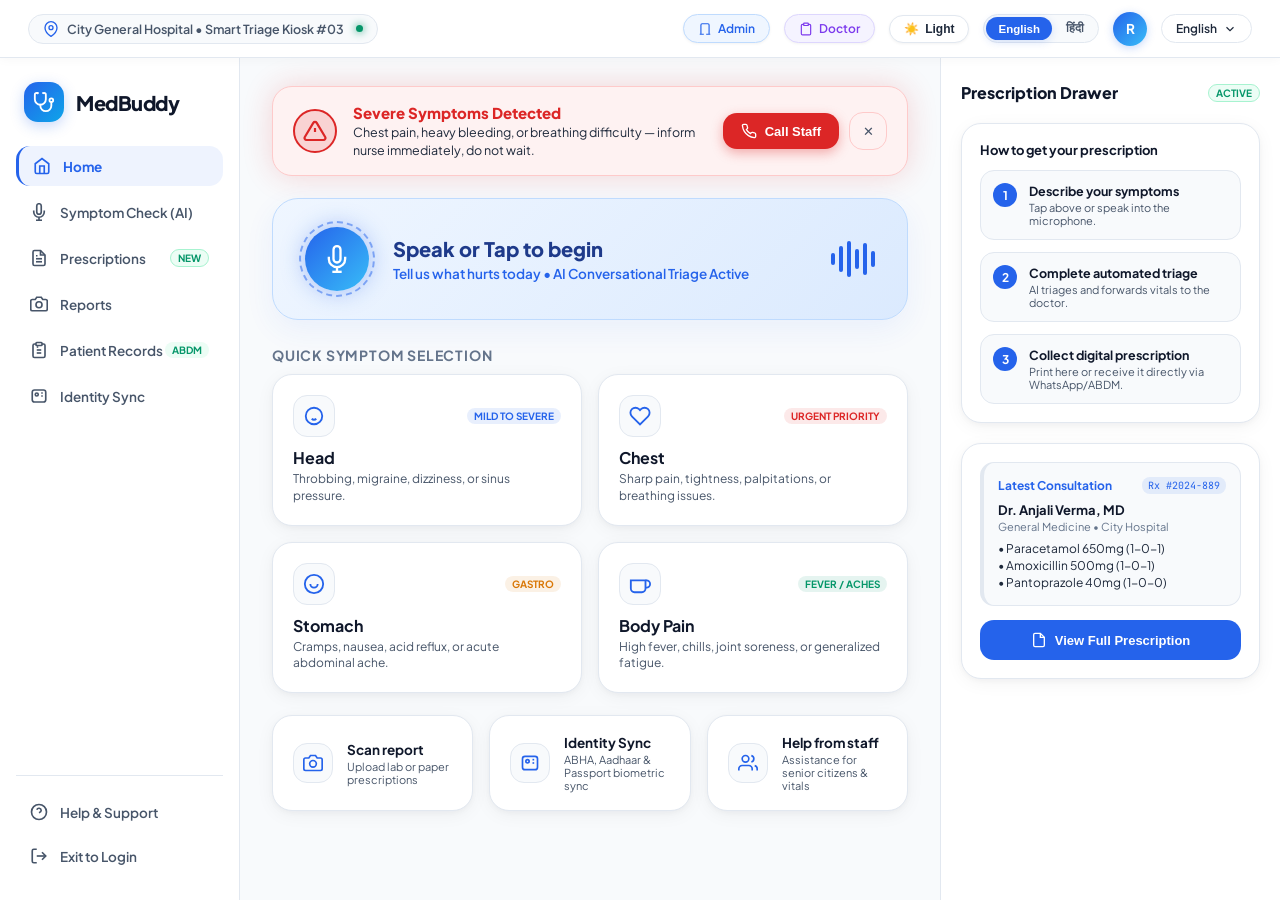
<file: index.html>
<!DOCTYPE html>
<html lang="en">
<head>
  <meta charset="UTF-8">
  <meta name="viewport" content="width=device-width, initial-scale=1.0">
  <title>MedBuddy - Smart Healthcare & Triage Kiosk</title>
  <link rel="preconnect" href="https://fonts.googleapis.com">
  <link rel="preconnect" href="https://fonts.gstatic.com" crossorigin>
  <link href="https://fonts.googleapis.com/css2?family=Plus+Jakarta+Sans:wght@400;500;600;700;800&family=JetBrains+Mono:wght@400;500&display=swap" rel="stylesheet">
  <link rel="stylesheet" href="styles.css">
</head>
<body>

  <!-- ==========================================================================
       Top Kiosk Status Header (Clean Healthcare Header)
       ========================================================================== -->
  <header class="kiosk-top-bar">
    <!-- Clean Hospital & Kiosk Terminal Indicator -->
    <div class="kiosk-location-badge">
      <svg width="16" height="16" viewBox="0 0 24 24" fill="none" stroke="currentColor" stroke-width="2">
        <path d="M21 10c0 7-9 13-9 13s-9-6-9-13a9 9 0 0 1 18 0z"></path>
        <circle cx="12" cy="10" r="3"></circle>
      </svg>
      <span id="txtKioskLocation">City General Hospital • Smart Triage Kiosk #03</span>
      <div class="kiosk-live-dot" title="Kiosk Online"></div>
    </div>

    <!-- Header Actions: Theme Switcher, Language Toggle, User Avatar -->
    <div class="kiosk-meta-controls">
      <!-- Admin Portal Shortcut -->
      <a href="admin.html" class="theme-toggle-btn" style="text-decoration: none; color: #2563eb; font-weight: 600; background: #eff6ff; border-color: #bfdbfe;" title="Open Hospital Admin Dashboard">
        <svg width="14" height="14" viewBox="0 0 24 24" fill="none" stroke="currentColor" stroke-width="2">
          <path d="M19 21V5a2 2 0 0 0-2-2H7a2 2 0 0 0-2 2v16m14 0h2m-2 0h-5m-9 0H3m2 0h5"></path>
        </svg>
        <span>Admin</span>
      </a>

      <!-- Doctor Portal Shortcut -->
      <a href="doctor.html" class="theme-toggle-btn" style="text-decoration: none; color: #7c3aed; font-weight: 600; background: #f5f3ff; border-color: #ddd6fe;" title="Open Doctor Clinical Workspace">
        <svg width="14" height="14" viewBox="0 0 24 24" fill="none" stroke="currentColor" stroke-width="2">
          <path stroke-linecap="round" stroke-linejoin="round" d="M16 4h2a2 2 0 0 1 2 2v14a2 2 0 0 1-2 2H6a2 2 0 0 1-2-2V6a2 2 0 0 1 2-2h2"></path>
          <rect x="8" y="2" width="8" height="4" rx="1" ry="1"></rect>
        </svg>
        <span>Doctor</span>
      </a>

      <!-- Light / Dark Theme Switcher -->
      <button class="theme-toggle-btn" id="btnThemeToggle" onclick="toggleTheme()" title="Toggle White / Dark Theme">
        <span id="themeToggleIcon">☀️</span>
        <span id="themeToggleText">Light</span>
      </button>

      <!-- Bilingual Language Quick Switcher -->
      <div class="lang-toggle-group" title="Language / भाषा">
        <button class="lang-toggle-btn active" id="btnLangEn" onclick="switchLanguage('en')">English</button>
        <button class="lang-toggle-btn" id="btnLangHi" onclick="switchLanguage('hi')">हिंदी</button>
      </div>

      <div class="avatar-circle" id="userBadge">R</div>
      <div class="lang-dropdown" id="langSelector" title="More Languages">
        <span id="currentLangText">English</span>
        <svg width="14" height="14" viewBox="0 0 24 24" fill="none" stroke="currentColor" stroke-width="2">
          <polyline points="6 9 12 15 18 9"></polyline>
        </svg>
      </div>
    </div>
  </header>

  <!-- ==========================================================================
       Main 3-Column Kiosk Shell
       ========================================================================== -->
  <div class="app-shell">

    <!-- COLUMN 1: Left Navigation Sidebar -->
    <nav class="sidebar">
      <div>
        <!-- Brand Header -->
        <div class="brand-container">
          <div class="brand-icon-wrapper">
            <svg viewBox="0 0 24 24" fill="none" stroke="currentColor" stroke-width="2" stroke-linecap="round" stroke-linejoin="round">
              <path d="M4.8 2.3A.3.3 0 1 0 5 2H4a2 2 0 0 0-2 2v5a6 6 0 0 0 6 6v0a6 6 0 0 0 6-6V4a2 2 0 0 0-2-2h-1a.2.2 0 1 0 .3.3"></path>
              <path d="M8 15v1a6 6 0 0 0 6 6v0a6 6 0 0 0 6-6v-4"></path>
              <circle cx="20" cy="10" r="2"></circle>
            </svg>
          </div>
          <div class="brand-title">MedBuddy</div>
        </div>

        <!-- Navigation Menu -->
        <ul class="nav-list">
          <li class="nav-item active" onclick="switchNav(this, 'home')">
            <div class="nav-item-content">
              <svg viewBox="0 0 24 24" fill="none" stroke="currentColor">
                <path d="M3 9l9-7 9 7v11a2 2 0 0 1-2 2H5a2 2 0 0 1-2-2z"></path>
                <polyline points="9 22 9 12 15 12 15 22"></polyline>
              </svg>
              <span id="txtNavHome">Home</span>
            </div>
          </li>

          <li class="nav-item" onclick="openVoiceModal()">
            <div class="nav-item-content">
              <svg viewBox="0 0 24 24" fill="none" stroke="currentColor">
                <path d="M12 1a3 3 0 0 0-3 3v8a3 3 0 0 0 6 0V4a3 3 0 0 0-3-3z"></path>
                <path d="M19 10v2a7 7 0 0 1-14 0v-2"></path>
                <line x1="12" y1="19" x2="12" y2="23"></line>
                <line x1="8" y1="23" x2="16" y2="23"></line>
              </svg>
              <span id="txtNavSymptom">Symptom Check (AI)</span>
            </div>
          </li>

          <li class="nav-item" onclick="openFullRxModal()">
            <div class="nav-item-content">
              <svg viewBox="0 0 24 24" fill="none" stroke="currentColor">
                <path d="M14 2H6a2 2 0 0 0-2 2v16a2 2 0 0 0 2 2h12a2 2 0 0 0 2-2V8z"></path>
                <polyline points="14 2 14 8 20 8"></polyline>
                <line x1="16" y1="13" x2="8" y2="13"></line>
                <line x1="16" y1="17" x2="8" y2="17"></line>
                <polyline points="10 9 9 9 8 9"></polyline>
              </svg>
              <span id="txtNavRx">Prescriptions</span>
            </div>
            <span class="badge-pill badge-new" id="txtBadgeNew">New</span>
          </li>

          <li class="nav-item" onclick="openScanReportModal()">
            <div class="nav-item-content">
              <svg viewBox="0 0 24 24" fill="none" stroke="currentColor">
                <path d="M23 19a2 2 0 0 1-2 2H3a2 2 0 0 1-2-2V8a2 2 0 0 1 2-2h4l2-3h6l2 3h4a2 2 0 0 1 2 2z"></path>
                <circle cx="12" cy="13" r="4"></circle>
              </svg>
              <span id="txtNavReports">Reports</span>
            </div>
          </li>

          <li class="nav-item" onclick="openPatientRecordsModal()">
            <div class="nav-item-content">
              <svg viewBox="0 0 24 24" fill="none" stroke="currentColor">
                <path d="M16 4h2a2 2 0 0 1 2 2v14a2 2 0 0 1-2 2H6a2 2 0 0 1-2-2V6a2 2 0 0 1 2-2h2"></path>
                <rect x="8" y="2" width="8" height="4" rx="1" ry="1"></rect>
                <path d="M9 12h6"></path>
                <path d="M9 16h6"></path>
                <path d="M9 8h2"></path>
              </svg>
              <span id="txtNavRecords">Patient Records</span>
            </div>
            <span class="badge-pill" style="background: var(--color-emerald-bg); color: var(--color-emerald); font-size: 10px;" id="txtBadgeAbdm">ABDM</span>
          </li>

          <li class="nav-item" onclick="openIdSyncModal()">
            <div class="nav-item-content">
              <svg viewBox="0 0 24 24" fill="none" stroke="currentColor">
                <rect x="3" y="4" width="18" height="16" rx="3"></rect>
                <circle cx="9" cy="10" r="2"></circle>
                <line x1="15" y1="8" x2="17" y2="8"></line>
                <line x1="15" y1="12" x2="17" y2="12"></line>
              </svg>
              <span id="txtNavSync">Identity Sync</span>
            </div>
          </li>
        </ul>
      </div>

      <!-- Sidebar Footer -->
      <div class="sidebar-footer">
        <div class="nav-item" onclick="openStaffModal()">
          <div class="nav-item-content">
            <svg viewBox="0 0 24 24" fill="none" stroke="currentColor">
              <circle cx="12" cy="12" r="10"></circle>
              <path d="M9.09 9a3 3 0 0 1 5.83 1c0 2-3 3-3 3"></path>
              <line x1="12" y1="17" x2="12.01" y2="17"></line>
            </svg>
            <span id="txtNavHelp">Help & Support</span>
          </div>
        </div>

        <div class="nav-item" onclick="window.location.href='login.html'">
          <div class="nav-item-content">
            <svg viewBox="0 0 24 24" fill="none" stroke="currentColor">
              <path d="M9 21H5a2 2 0 0 1-2-2V5a2 2 0 0 1 2-2h4"></path>
              <polyline points="16 17 21 12 16 7"></polyline>
              <line x1="21" y1="12" x2="9" y2="12"></line>
            </svg>
            <span id="txtNavLogout">Exit to Login</span>
          </div>
        </div>
      </div>
    </nav>

    <!-- COLUMN 2: Center Main Stage / Kiosk Content -->
    <main class="main-content">

      <!-- 1. Severe Emergency Alert Banner -->
      <section class="emergency-banner" id="emergencyBanner">
        <div class="emergency-info-group">
          <div class="emergency-icon-ring">
            <svg width="24" height="24" viewBox="0 0 24 24" fill="none" stroke="currentColor" stroke-width="2.2">
              <path d="M10.29 3.86L1.82 18a2 2 0 0 0 1.71 3h16.94a2 2 0 0 0 1.71-3L13.71 3.86a2 2 0 0 0-3.42 0z"></path>
              <line x1="12" y1="9" x2="12" y2="13"></line>
              <line x1="12" y1="17" x2="12.01" y2="17"></line>
            </svg>
          </div>
          <div>
            <div class="emergency-title" id="txtEmergencyTitle">Severe Symptoms Detected</div>
            <div class="emergency-desc" id="txtEmergencyDesc">Chest pain, heavy bleeding, or breathing difficulty — inform nurse immediately, do not wait.</div>
          </div>
        </div>
        <div class="emergency-actions">
          <button class="btn-emergency-action" onclick="callHospitalStaff()">
            <svg width="16" height="16" viewBox="0 0 24 24" fill="none" stroke="currentColor" stroke-width="2">
              <path d="M22 16.92v3a2 2 0 0 1-2.18 2 19.79 19.79 0 0 1-8.63-3.07 19.5 19.5 0 0 1-6-6 19.79 19.79 0 0 1-3.07-8.67A2 2 0 0 1 4.11 2h3a2 2 0 0 1 2 1.72 12.84 12.84 0 0 0 .7 2.81 2 2 0 0 1-.45 2.11L8.09 9.91a16 16 0 0 0 6 6l1.27-1.27a2 2 0 0 1 2.11-.45 12.84 12.84 0 0 0 2.81.7A2 2 0 0 1 22 16.92z"></path>
            </svg>
            <span id="txtBtnCallStaff">Call Staff</span>
          </button>
          <button class="btn-emergency-dismiss" onclick="dismissBanner()" title="Dismiss Alert">✕</button>
        </div>
      </section>

      <!-- 2. Hero Voice / AI Assistant Card -->
      <section class="hero-voice-card" onclick="openVoiceModal()">
        <div class="hero-voice-left">
          <div class="voice-mic-orb">
            <svg viewBox="0 0 24 24" fill="none" stroke="currentColor" stroke-width="2">
              <path d="M12 1a3 3 0 0 0-3 3v8a3 3 0 0 0 6 0V4a3 3 0 0 0-3-3z"></path>
              <path d="M19 10v2a7 7 0 0 1-14 0v-2"></path>
              <line x1="12" y1="19" x2="12" y2="23"></line>
              <line x1="8" y1="23" x2="16" y2="23"></line>
            </svg>
          </div>
          <div>
            <div class="hero-voice-title" id="txtHeroTitle">Speak or Tap to begin</div>
            <div class="hero-voice-subtitle" id="txtHeroSubtitle">Tell us what hurts today • AI Conversational Triage Active</div>
          </div>
        </div>

        <div class="voice-waveform-preview">
          <div class="wave-bar"></div>
          <div class="wave-bar"></div>
          <div class="wave-bar"></div>
          <div class="wave-bar"></div>
          <div class="wave-bar"></div>
          <div class="wave-bar"></div>
        </div>
      </section>

      <!-- 3. 2x2 Quick Symptom Grid -->
      <div>
        <div class="symptom-section-title" id="txtSymptomSectionTitle">Quick Symptom Selection</div>
        <div class="symptoms-grid" style="margin-top: 10px;">
          <!-- Symptom Card 1: Head -->
          <div class="symptom-card" onclick="selectQuickSymptom('Head')">
            <div class="symptom-card-header">
              <div class="symptom-icon-box">
                <svg width="22" height="22" viewBox="0 0 24 24" fill="none" stroke="currentColor" stroke-width="2">
                  <circle cx="12" cy="12" r="9"></circle>
                  <path d="M9 10h.01"></path>
                  <path d="M15 10h.01"></path>
                  <path d="M9.5 15a3.5 3.5 0 0 0 5 0"></path>
                </svg>
              </div>
              <span class="badge-pill" style="background: rgba(37, 99, 235, 0.1); color: var(--color-primary);" id="badgeMild1">Mild to Severe</span>
            </div>
            <div>
              <div class="symptom-card-title" id="txtSymHead">Head</div>
              <div class="symptom-card-desc" id="txtSymHeadDesc">Throbbing, migraine, dizziness, or sinus pressure.</div>
            </div>
          </div>

          <!-- Symptom Card 2: Chest -->
          <div class="symptom-card" onclick="selectQuickSymptom('Chest')">
            <div class="symptom-card-header">
              <div class="symptom-icon-box">
                <svg width="22" height="22" viewBox="0 0 24 24" fill="none" stroke="currentColor" stroke-width="2">
                  <path d="M20.84 4.61a5.5 5.5 0 0 0-7.78 0L12 5.67l-1.06-1.06a5.5 5.5 0 0 0-7.78 7.78l1.06 1.06L12 21.23l7.78-7.78 1.06-1.06a5.5 5.5 0 0 0 0-7.78z"></path>
                </svg>
              </div>
              <span class="badge-pill" style="background: rgba(220, 38, 38, 0.1); color: var(--color-emergency);" id="badgeUrgent">Urgent Priority</span>
            </div>
            <div>
              <div class="symptom-card-title" id="txtSymChest">Chest</div>
              <div class="symptom-card-desc" id="txtSymChestDesc">Sharp pain, tightness, palpitations, or breathing issues.</div>
            </div>
          </div>

          <!-- Symptom Card 3: Stomach -->
          <div class="symptom-card" onclick="selectQuickSymptom('Stomach')">
            <div class="symptom-card-header">
              <div class="symptom-icon-box">
                <svg width="22" height="22" viewBox="0 0 24 24" fill="none" stroke="currentColor" stroke-width="2">
                  <circle cx="12" cy="12" r="10"></circle>
                  <path d="M8 12a4 4 0 0 0 8 0"></path>
                </svg>
              </div>
              <span class="badge-pill" style="background: rgba(217, 119, 6, 0.1); color: var(--color-amber);" id="badgeGastro">Gastro</span>
            </div>
            <div>
              <div class="symptom-card-title" id="txtSymStomach">Stomach</div>
              <div class="symptom-card-desc" id="txtSymStomachDesc">Cramps, nausea, acid reflux, or acute abdominal ache.</div>
            </div>
          </div>

          <!-- Symptom Card 4: Body Pain -->
          <div class="symptom-card" onclick="selectQuickSymptom('Body Pain')">
            <div class="symptom-card-header">
              <div class="symptom-icon-box">
                <svg width="22" height="22" viewBox="0 0 24 24" fill="none" stroke="currentColor" stroke-width="2">
                  <path d="M18 8h1a4 4 0 0 1 0 8h-1"></path>
                  <path d="M2 8h16v9a4 4 0 0 1-4 4H6a4 4 0 0 1-4-4V8z"></path>
                </svg>
              </div>
              <span class="badge-pill" style="background: rgba(5, 150, 105, 0.1); color: var(--color-emerald);" id="badgeFever">Fever / Aches</span>
            </div>
            <div>
              <div class="symptom-card-title" id="txtSymBody">Body Pain</div>
              <div class="symptom-card-desc" id="txtSymBodyDesc">High fever, chills, joint soreness, or generalized fatigue.</div>
            </div>
          </div>
        </div>
      </div>

      <!-- 4. Bottom Utility Actions (3 Cards) -->
      <section class="utility-actions-grid">
        <div class="utility-card" onclick="openScanReportModal()">
          <div class="utility-icon-box">
            <svg width="20" height="20" viewBox="0 0 24 24" fill="none" stroke="currentColor" stroke-width="2">
              <path d="M23 19a2 2 0 0 1-2 2H3a2 2 0 0 1-2-2V8a2 2 0 0 1 2-2h4l2-3h6l2 3h4a2 2 0 0 1 2 2z"></path>
              <circle cx="12" cy="13" r="4"></circle>
            </svg>
          </div>
          <div>
            <div class="utility-title" id="txtUtilScan">Scan report</div>
            <div class="utility-desc" id="txtUtilScanDesc">Upload lab or paper prescriptions</div>
          </div>
        </div>

        <div class="utility-card" onclick="openIdSyncModal()">
          <div class="utility-icon-box">
            <svg width="20" height="20" viewBox="0 0 24 24" fill="none" stroke="currentColor" stroke-width="2">
              <rect x="3" y="4" width="18" height="16" rx="3"></rect>
              <circle cx="9" cy="10" r="2"></circle>
              <line x1="15" y1="8" x2="17" y2="8"></line>
              <line x1="15" y1="12" x2="17" y2="12"></line>
            </svg>
          </div>
          <div>
            <div class="utility-title" id="txtUtilSync">Identity Sync</div>
            <div class="utility-desc" id="txtUtilSyncDesc">ABHA, Aadhaar & Passport biometric sync</div>
          </div>
        </div>

        <div class="utility-card" onclick="openStaffModal()">
          <div class="utility-icon-box">
            <svg width="20" height="20" viewBox="0 0 24 24" fill="none" stroke="currentColor" stroke-width="2">
              <path d="M17 21v-2a4 4 0 0 0-4-4H5a4 4 0 0 0-4 4v2"></path>
              <circle cx="9" cy="7" r="4"></circle>
              <path d="M23 21v-2a4 4 0 0 0-3-3.87"></path>
              <path d="M16 3.13a4 4 0 0 1 0 7.75"></path>
            </svg>
          </div>
          <div>
            <div class="utility-title" id="txtUtilHelp">Help from staff</div>
            <div class="utility-desc" id="txtUtilHelpDesc">Assistance for senior citizens & vitals</div>
          </div>
        </div>
      </section>
    </main>

    <!-- COLUMN 3: Right Panel: Prescription Drawer & Active Triage -->
    <aside class="right-drawer">
      <div class="drawer-header">
        <div class="drawer-title" id="txtDrawerTitle">Prescription Drawer</div>
        <span class="badge-pill badge-new">Active</span>
      </div>

      <!-- How to Get Your Prescription Steps -->
      <div class="drawer-card">
        <div style="font-size: 13px; font-weight: 700; color: var(--text-white);" id="txtRxGuideTitle">
          How to get your prescription
        </div>
        <div class="rx-steps-list">
          <div class="rx-step-item">
            <div class="rx-step-num">1</div>
            <div>
              <div class="rx-step-text-title" id="txtRxStep1">Describe your symptoms</div>
              <div class="rx-step-text-desc" id="txtRxStep1Desc">Tap above or speak into the microphone.</div>
            </div>
          </div>
          <div class="rx-step-item">
            <div class="rx-step-num">2</div>
            <div>
              <div class="rx-step-text-title" id="txtRxStep2">Complete automated triage</div>
              <div class="rx-step-text-desc" id="txtRxStep2Desc">AI triages and forwards vitals to the doctor.</div>
            </div>
          </div>
          <div class="rx-step-item">
            <div class="rx-step-num">3</div>
            <div>
              <div class="rx-step-text-title" id="txtRxStep3">Collect digital prescription</div>
              <div class="rx-step-text-desc" id="txtRxStep3Desc">Print here or receive it directly via WhatsApp/ABDM.</div>
            </div>
          </div>
        </div>
      </div>

      <!-- Active Prescription Card -->
      <div class="drawer-card">
        <div class="active-rx-preview">
          <div class="active-rx-header">
            <span style="font-size: 12px; font-weight: 700; color: var(--color-primary);" id="txtLatestRx">Latest Consultation</span>
            <span class="rx-code-tag">Rx #2024-889</span>
          </div>
          <div style="font-size: 13px; font-weight: 700; color: var(--text-white); margin-bottom: 2px;" id="rxDoctorName">Dr. Anjali Verma, MD</div>
          <div style="font-size: 11px; color: var(--text-dim); margin-bottom: 8px;">General Medicine • City Hospital</div>
          <div style="font-size: 12px; color: var(--text-main); line-height: 1.4;">
            • Paracetamol 650mg (1-0-1)<br>
            • Amoxicillin 500mg (1-0-1)<br>
            • Pantoprazole 40mg (1-0-0)
          </div>
        </div>

        <button class="btn-submit-action" style="width: 100%; margin-top: 14px;" onclick="openFullRxModal()">
          <svg width="16" height="16" viewBox="0 0 24 24" fill="none" stroke="currentColor" stroke-width="2">
            <path d="M14 2H6a2 2 0 0 0-2 2v16a2 2 0 0 0 2 2h12a2 2 0 0 0 2-2V8z"></path>
            <polyline points="14 2 14 8 20 8"></polyline>
          </svg>
          <span id="txtBtnViewFullRx">View Full Prescription</span>
        </button>
      </div>
    </aside>
  </div>

  <!-- ==========================================================================
       MODALS SECTION
       ========================================================================== -->

  <!-- Modal A: Conversational LLM Symptom Triage Assistant -->
  <div class="modal-overlay" id="voiceModal" onclick="closeOnBackdrop(event, 'voiceModal')">
    <div class="modal-card llm-modal-card">
      <div class="modal-header">
        <div class="modal-title">
          <svg width="22" height="22" viewBox="0 0 24 24" fill="none" stroke="#2563eb" stroke-width="2">
            <path d="M12 2a4 4 0 0 1 4 4v6a4 4 0 0 1-8 0V6a4 4 0 0 1 4-4z"></path>
            <path d="M19 10v2a7 7 0 0 1-14 0v-2"></path>
          </svg>
          <span id="i18nLlmTitle">MedBuddy AI Clinical Triage Assistant</span>
        </div>
        <button class="modal-close-btn" onclick="closeModal('voiceModal')">✕</button>
      </div>

      <div class="modal-body" style="gap: 12px;">
        <!-- Controls & Mode Bar -->
        <div class="llm-controls-bar">
          <div class="tts-toggle active" id="btnTtsToggle" onclick="toggleTts()">
            <span>🔊</span>
            <span id="ttsToggleText">Read Aloud (बोलकर सुनाएं): ON</span>
          </div>
          <span style="font-family:'JetBrains Mono',monospace; color:var(--color-emerald); font-size:11px;">● Clinical Engine: Active</span>
        </div>

        <!-- Chat Feed -->
        <div class="llm-chat-feed" id="llmChatFeed">
          <div class="chat-message-row">
            <div class="chat-avatar bot">AI</div>
            <div class="chat-bubble bot" id="botGreetingMsg">
Hello Rahul! I am your MedBuddy AI Clinical Assistant.
Please tell me what symptoms or concerns you are experiencing today. You can speak into the microphone or type below.
              <span class="chat-timestamp" id="botGreetingTime">Just now</span>
            </div>
          </div>
        </div>

        <!-- Suggestion Chips -->
        <div class="chat-suggestion-container">
          <div class="chat-suggestion-label" id="i18nSuggestionsLabel">Quick Symptom Prompts:</div>
          <div class="chat-suggestion-chips">
            <div class="chat-chip" onclick="handleChipClick('I am suffering from fever')">🤒 I am suffering from fever</div>
            <div class="chat-chip" onclick="handleChipClick('Chest discomfort or tightness')">🫀 Chest discomfort</div>
            <div class="chat-chip" onclick="handleChipClick('Stomach ache & nausea')">🤢 Stomach ache</div>
            <div class="chat-chip" onclick="handleChipClick('Severe headache & dizziness')">🤕 Severe headache</div>
            <div class="chat-chip" onclick="handleChipClick('Cough and sore throat')">🗣️ Cough & sore throat</div>
          </div>
        </div>

        <!-- Input Bar with Voice Mic & Send -->
        <div class="chat-input-container">
          <button class="chat-btn-mic" id="btnChatMic" onclick="toggleSpeechRecognition()" title="Click to speak (माइक में बोलें)">
            <svg width="20" height="20" viewBox="0 0 24 24" fill="none" stroke="currentColor" stroke-width="2">
              <path d="M12 1a3 3 0 0 0-3 3v8a3 3 0 0 0 6 0V4a3 3 0 0 0-3-3z"></path>
              <path d="M19 10v2a7 7 0 0 1-14 0v-2"></path>
              <line x1="12" y1="19" x2="12" y2="23"></line>
              <line x1="8" y1="23" x2="16" y2="23"></line>
            </svg>
          </button>
          <input type="text" class="chat-input-field" id="inputChatMessage" placeholder="Describe your symptoms (e.g. 'I am suffering from fever')..." onkeydown="if(event.key==='Enter') sendChatMessage()">
          <button class="chat-btn-send" id="btnChatSend" onclick="sendChatMessage()">
            <span id="txtBtnSend">Send</span>
            <svg width="14" height="14" viewBox="0 0 24 24" fill="none" stroke="currentColor" stroke-width="2">
              <line x1="22" y1="2" x2="11" y2="13"></line>
              <polygon points="22 2 15 22 11 13 2 9 22 2"></polygon>
            </svg>
          </button>
        </div>
      </div>
    </div>
  </div>

  <!-- Modal B: Multi-Identity Sync Modal -->
  <div class="modal-overlay" id="idSyncModal" onclick="closeOnBackdrop(event, 'idSyncModal')">
    <div class="modal-card">
      <div class="modal-header">
        <div class="modal-title">
          <svg width="20" height="20" viewBox="0 0 24 24" fill="none" stroke="#2563eb" stroke-width="2">
            <rect x="3" y="4" width="18" height="16" rx="3"></rect>
            <circle cx="9" cy="10" r="2"></circle>
          </svg>
          <span id="i18n-sync-title">Universal Identity Synchronization</span>
        </div>
        <button class="modal-close-btn" onclick="closeModal('idSyncModal')">✕</button>
      </div>
      <div class="modal-body">
        <div style="font-size: 13px; color: var(--text-muted);" id="i18n-sync-desc">
          Sync your verified Government Identity to pull existing EHR and ABDM medical records.
        </div>

        <div style="display: flex; gap: 8px;">
          <button class="lang-toggle-btn active" id="tabAbha" style="flex:1; padding:8px;" onclick="switchIdTab('ABHA')">ABHA ID</button>
          <button class="lang-toggle-btn" id="tabAadhaar" style="flex:1; padding:8px;" onclick="switchIdTab('Aadhaar')">Aadhaar</button>
          <button class="lang-toggle-btn" id="tabPassport" style="flex:1; padding:8px;" onclick="switchIdTab('Passport')">Passport</button>
        </div>

        <!-- ABHA View -->
        <div id="viewAbha" style="display: flex; flex-direction: column; gap: 12px;">
          <input type="text" class="kiosk-text-input" id="inputAbha" value="91-8842-1092-4410" placeholder="Enter 14-digit ABHA ID">
          <div class="biometric-scanner-box" onclick="simulateFingerprint()">
            <svg width="40" height="40" viewBox="0 0 24 24" fill="none" stroke="#2563eb" stroke-width="1.8">
              <path d="M12 11c0 3.517-1.009 6.799-2.753 9.571m-3.44-2.04l.054-.09A13.916 13.916 0 008 11a4 4 0 118 0c0 1.017-.07 2.019-.203 3m-2.118 6.844A21.88 21.88 0 0015.171 17m3.839 1.132c.645-2.266.99-4.659.99-7.132A8 8 0 004 11m0 0a8 8 0 001.008 3.864"></path>
            </svg>
            <div style="font-size: 13px; font-weight: 600; color: var(--text-white);" id="bioScanLabel">Tap here to scan fingerprint</div>
          </div>
          <button class="btn-submit-action" onclick="submitIdSync('ABHA')">Verify & Sync ABHA Record</button>
        </div>

        <!-- Aadhaar View -->
        <div id="viewAadhaar" style="display: none; flex-direction: column; gap: 12px;">
          <input type="text" class="kiosk-text-input" id="inputAadhaar" value="6829 4410 9021" placeholder="Enter 12-digit Aadhaar Number">
          <button class="btn-submit-action" onclick="submitIdSync('Aadhaar')">Verify via UIDAI OTP</button>
        </div>

        <!-- Passport View -->
        <div id="viewPassport" style="display: none; flex-direction: column; gap: 12px;">
          <input type="text" class="kiosk-text-input" id="passportName" value="Rahul Sharma" placeholder="Given Name (as on Passport)">
          <input type="text" class="kiosk-text-input" id="inputPassport" value="Z9401823A" placeholder="Passport Number (e.g. Z9401823A)">
          <button class="btn-submit-action" onclick="submitIdSync('Passport')">Verify International Travel Record</button>
        </div>
      </div>
    </div>
  </div>

  <!-- Modal C: Staff Help Modal -->
  <div class="modal-overlay" id="staffModal" onclick="closeOnBackdrop(event, 'staffModal')">
    <div class="modal-card">
      <div class="modal-header">
        <div class="modal-title">
          <svg width="20" height="20" viewBox="0 0 24 24" fill="none" stroke="#2563eb" stroke-width="2">
            <path d="M17 21v-2a4 4 0 0 0-4-4H5a4 4 0 0 0-4 4v2"></path>
            <circle cx="9" cy="7" r="4"></circle>
          </svg>
          <span id="i18n-staff-title">Hospital Help Desk</span>
        </div>
        <button class="modal-close-btn" onclick="closeModal('staffModal')">✕</button>
      </div>
      <div class="modal-body">
        <div style="font-size: 14px; font-weight: 700; color: var(--text-white);" id="i18n-staff-alert-head">A nurse or assistant has been notified.</div>
        <div style="font-size: 13px; color: var(--text-muted); line-height: 1.5;" id="i18n-staff-alert-desc">
          Kiosk Terminal: <strong>#03 (OPD Ground Floor)</strong><br>
          A support executive will assist you within 2 minutes. Please remain seated nearby.
        </div>
        <button class="btn-submit-action" onclick="closeModal('staffModal')">OK, Understood</button>
      </div>
    </div>
  </div>

  <!-- Modal D: Medical Reports & Current Reports Center -->
  <div class="modal-overlay" id="scanReportModal" onclick="closeOnBackdrop(event, 'scanReportModal')">
    <div class="modal-card" style="max-width: 680px;">
      <div class="modal-header">
        <div class="modal-title">
          <svg width="22" height="22" viewBox="0 0 24 24" fill="none" stroke="#059669" stroke-width="2">
            <path d="M14 2H6a2 2 0 0 0-2 2v16a2 2 0 0 0 2 2h12a2 2 0 0 0 2-2V8z"></path>
            <polyline points="14 2 14 8 20 8"></polyline>
          </svg>
          <span id="i18n-reports-modal-title">Medical Reports & Diagnostic Center</span>
        </div>
        <button class="modal-close-btn" onclick="closeModal('scanReportModal')">✕</button>
      </div>

      <div class="modal-body" style="gap: 16px;">
        <!-- SECTION 1: Current Diagnostic Reports Box -->
        <div class="current-reports-box">
          <div class="current-reports-header">
            <div class="current-reports-title">
              <svg width="18" height="18" viewBox="0 0 24 24" fill="none" stroke="#2563eb" stroke-width="2">
                <path d="M22 12h-4l-3 9L9 3l-3 9H2"></path>
              </svg>
              <span id="i18n-current-reports-title">Current Reports (सक्रिय रिपोर्ट्स)</span>
            </div>
            <span class="current-reports-badge" id="i18n-reports-synced-badge">✓ ABDM Synced • 3 Records Active</span>
          </div>

          <div class="reports-list-container" id="currentReportsListContainer">
            <!-- Report 1: CBC -->
            <div class="report-card-item">
              <div class="report-icon-box">
                <svg viewBox="0 0 24 24" fill="none" stroke="currentColor" stroke-width="2">
                  <path d="M12 2v20M17 5H9.5a3.5 3.5 0 0 0 0 7h5a3.5 3.5 0 0 1 0 7H6"></path>
                </svg>
              </div>
              <div class="report-meta-info">
                <div class="report-title-row">
                  <span class="report-test-name">Complete Blood Count (CBC) & Lipid Profile</span>
                  <span class="report-status-badge report-status-normal">✓ Normal</span>
                </div>
                <div class="report-sub-details">City Central Diagnostics • Today, 09:15 AM</div>
                <div class="report-metrics-row">
                  <span class="report-metric-chip">Hb: 14.2 g/dL</span>
                  <span class="report-metric-chip">WBC: 7,800/mcL</span>
                  <span class="report-metric-chip">Platelets: 2.4L</span>
                  <span class="report-metric-chip">Cholesterol: 175 mg/dL</span>
                </div>
              </div>
              <button class="report-action-btn" onclick="triggerToast('Viewing CBC lab report details.')">
                <span>View</span>
              </button>
            </div>

            <!-- Report 2: Fasting Blood Glucose -->
            <div class="report-card-item">
              <div class="report-icon-box">
                <svg viewBox="0 0 24 24" fill="none" stroke="currentColor" stroke-width="2">
                  <circle cx="12" cy="12" r="10"></circle>
                  <polyline points="12 6 12 12 14 14"></polyline>
                </svg>
              </div>
              <div class="report-meta-info">
                <div class="report-title-row">
                  <span class="report-test-name">Fasting Blood Glucose & HbA1c Glycated</span>
                  <span class="report-status-badge report-status-normal">✓ Controlled</span>
                </div>
                <div class="report-sub-details">Apex Endocrine Lab • 20 May 2024, 08:30 AM</div>
                <div class="report-metrics-row">
                  <span class="report-metric-chip">FBS: 98 mg/dL</span>
                  <span class="report-metric-chip">HbA1c: 5.6%</span>
                  <span class="report-metric-chip">PPBS: 132 mg/dL</span>
                </div>
              </div>
              <button class="report-action-btn" onclick="triggerToast('Viewing Blood Sugar record.')">
                <span>View</span>
              </button>
            </div>

            <!-- Report 3: Chest X-Ray -->
            <div class="report-card-item">
              <div class="report-icon-box">
                <svg viewBox="0 0 24 24" fill="none" stroke="currentColor" stroke-width="2">
                  <path d="M12 4v16"></path>
                  <path d="M12 8a5 5 0 0 0-5-5H6a4 4 0 0 0-4 4v5a6 6 0 0 0 6 6h1a4 4 0 0 0 3-1.5"></path>
                </svg>
              </div>
              <div class="report-meta-info">
                <div class="report-title-row">
                  <span class="report-test-name">Digital Chest X-Ray (PA View - Bilateral)</span>
                  <span class="report-status-badge report-status-normal">✓ Cleared</span>
                </div>
                <div class="report-sub-details">City Hospital Radiology Dept • 12 April 2024</div>
                <div class="report-metrics-row">
                  <span class="report-metric-chip">Clear Bilateral Lung Fields</span>
                  <span class="report-metric-chip">Cardiothoracic Ratio: Normal</span>
                </div>
              </div>
              <button class="report-action-btn" onclick="triggerToast('Opening Chest X-Ray Film.')">
                <span>View</span>
              </button>
            </div>
          </div>
        </div>

        <!-- SECTION 2: Scan / Upload New Document -->
        <div style="font-size: 13px; font-weight: 700; color: var(--text-white);" id="i18n-scan-new-title">
          Scan or Upload New Medical Document
        </div>

        <div class="biometric-scanner-box" style="padding: 22px;" onclick="simulateDocumentScan()">
          <div class="scanner-laser" id="docLaser"></div>
          <svg width="38" height="38" viewBox="0 0 24 24" fill="none" stroke="#2563eb" stroke-width="1.8">
            <path d="M14 2H6a2 2 0 0 0-2 2v16a2 2 0 0 0 2 2h12a2 2 0 0 0 2-2V8z"></path>
            <polyline points="14 2 14 8 20 8"></polyline>
            <line x1="16" y1="13" x2="8" y2="13"></line>
            <line x1="16" y1="17" x2="8" y2="17"></line>
          </svg>
          <div style="font-size: 13px; font-weight: 700; color: var(--text-white);" id="docScanStatus">Place paper report on scanner or tap to upload</div>
          <div style="font-size: 11px; color: var(--text-muted);">Supports Prescriptions, Blood Tests, X-Rays, Discharge Summaries</div>
        </div>

        <button class="btn-submit-action" onclick="simulateDocumentScan()">
          <span id="i18n-btn-start-scanner">Start Instant Kiosk Scanner</span>
        </button>
      </div>
    </div>
  </div>

  <!-- Modal E: Full Prescription Sheet Modal -->
  <div class="modal-overlay" id="fullRxModal" onclick="closeOnBackdrop(event, 'fullRxModal')">
    <div class="modal-card" style="max-width: 650px;">
      <div class="modal-header">
        <div class="modal-title">
          <svg width="20" height="20" viewBox="0 0 24 24" fill="none" stroke="#2563eb" stroke-width="2">
            <path d="M14 2H6a2 2 0 0 0-2 2v16a2 2 0 0 0 2 2h12a2 2 0 0 0 2-2V8z"></path>
            <polyline points="14 2 14 8 20 8"></polyline>
          </svg>
          <span>Digital Outpatient Prescription (e-Rx)</span>
        </div>
        <button class="modal-close-btn" onclick="closeModal('fullRxModal')">✕</button>
      </div>
      <div class="modal-body" style="font-size: 13px;">
        <div style="display: flex; justify-content: space-between; border-bottom: 2px solid var(--border-subtle); padding-bottom: 12px;">
          <div>
            <div style="font-size: 16px; font-weight: 800; color: var(--text-white);">CITY GENERAL HOSPITAL & CLINICS</div>
            <div style="color: var(--text-muted); font-size: 11px;">Department of Internal Medicine • New Delhi</div>
          </div>
          <div style="text-align: right;">
            <div style="font-weight: 700; color: var(--color-primary);">Rx #RX-2024-05-24-00123</div>
            <div style="font-size: 11px; color: var(--text-dim);">24 May 2024, 10:30 AM</div>
          </div>
        </div>

        <div style="display: grid; grid-template-columns: repeat(3, 1fr); gap: 10px; background: var(--bg-card); padding: 12px; border-radius: var(--radius-sm); border: 1px solid var(--border-subtle);">
          <div><strong style="color:var(--text-dim)">Patient:</strong> <span id="modalRxPatientName">Rahul Sharma</span></div>
          <div><strong style="color:var(--text-dim)">Age/Sex:</strong> 32 / Male</div>
          <div><strong style="color:var(--text-dim)">Synced ID:</strong> ABHA / Aadhaar</div>
        </div>

        <div>
          <div style="font-weight: 700; color: var(--text-white); margin-bottom: 8px; font-size: 14px;">Rx (Prescribed Medications):</div>
          <table style="width: 100%; border-collapse: collapse; text-align: left; font-size: 12px;">
            <thead>
              <tr style="border-bottom: 1px solid var(--border-subtle); color: var(--text-dim);">
                <th style="padding: 6px 0;">Medicine</th>
                <th>Dosage</th>
                <th>Frequency</th>
                <th>Timing</th>
                <th>Duration</th>
              </tr>
            </thead>
            <tbody>
              <tr style="border-bottom: 1px solid var(--border-subtle); color: var(--text-main);">
                <td style="padding: 8px 0; font-weight: 700;">Paracetamol 650 mg</td>
                <td>1 tab</td>
                <td>1 - 0 - 0</td>
                <td>After Food</td>
                <td>5 Days</td>
              </tr>
              <tr style="border-bottom: 1px solid var(--border-subtle); color: var(--text-main);">
                <td style="padding: 8px 0; font-weight: 700;">Amoxicillin 500 mg</td>
                <td>1 cap</td>
                <td>0 - 1 - 0</td>
                <td>After Food</td>
                <td>5 Days</td>
              </tr>
              <tr style="color: var(--text-main);">
                <td style="padding: 8px 0; font-weight: 700;">Pantoprazole 40 mg</td>
                <td>1 tab</td>
                <td>0 - 0 - 1</td>
                <td>Before Food</td>
                <td>5 Days</td>
              </tr>
            </tbody>
          </table>
        </div>

        <div style="display: flex; gap: 10px; margin-top: 10px;">
          <button class="btn-submit-action" style="flex: 1;" onclick="window.print()">Print Prescription</button>
          <button class="btn-submit-action" style="flex: 1; background: var(--bg-card); color: var(--text-main); border: 1px solid var(--border-strong);" onclick="triggerToast('Prescription sent to your phone via SMS/WhatsApp.')">Send to Mobile</button>
        </div>
      </div>
    </div>
  </div>

  <!-- Modal G: Comprehensive Patient Records & Clinical History Dossier -->
  <div class="modal-overlay" id="patientRecordsModal" onclick="closeOnBackdrop(event, 'patientRecordsModal')">
    <div class="modal-card records-modal-card">
      <div class="modal-header">
        <div class="modal-title">
          <svg width="22" height="22" viewBox="0 0 24 24" fill="none" stroke="#2563eb" stroke-width="2">
            <path d="M16 4h2a2 2 0 0 1 2 2v14a2 2 0 0 1-2 2H6a2 2 0 0 1-2-2V6a2 2 0 0 1 2-2h2"></path>
            <rect x="8" y="2" width="8" height="4" rx="1" ry="1"></rect>
            <path d="M9 12h6"></path>
            <path d="M9 16h6"></path>
          </svg>
          <span id="i18nRecordsModalTitle">Comprehensive Patient Records & Medical History</span>
        </div>
        <button class="modal-close-btn" onclick="closeModal('patientRecordsModal')">✕</button>
      </div>

      <div class="modal-body" style="gap: 16px;">
        <!-- Demographic Strip -->
        <div class="patient-profile-summary">
          <div class="patient-avatar-large">R</div>
          <div class="patient-profile-details">
            <h3 id="recPatientName">Rahul Sharma (राहुल शर्मा)</h3>
            <div class="patient-profile-tags">
              <span class="patient-tag highlight">ABHA: 91-8842-1092-4410</span>
              <span class="patient-tag">Aadhaar: **** **** 9021</span>
              <span class="patient-tag">Passport: Z9401823A</span>
              <span class="patient-tag">Age: 32 Yrs / Male</span>
              <span class="patient-tag highlight">Blood Group: O+</span>
            </div>
          </div>
          <div style="text-align: right; font-size: 11px; color: var(--text-dim);">
            <div>Primary Doctor: <strong>Dr. Anjali Verma</strong></div>
            <div>Emergency: <strong>+91 98765-43210 (Spouse)</strong></div>
          </div>
        </div>

        <!-- History Grid -->
        <div class="history-sections-grid">
          <!-- 1. Chronic Medical Conditions -->
          <div class="history-section-box">
            <div class="history-section-header">
              <svg width="16" height="16" viewBox="0 0 24 24" fill="none" stroke="currentColor" stroke-width="2">
                <path d="M22 12h-4l-3 9L9 3l-3 9H2"></path>
              </svg>
              <span id="hdrChronicConditions">Chronic Medical Conditions</span>
            </div>
            <div class="history-entry-item">
              <div class="history-entry-title-row">
                <span class="history-entry-title">Essential Hypertension</span>
                <span class="history-entry-badge badge-active">Controlled</span>
              </div>
              <div class="history-entry-meta">Diagnosed 2021 • Managed on Telmisartan 40mg OD • Avg BP 124/82 mmHg</div>
            </div>
            <div class="history-entry-item">
              <div class="history-entry-title-row">
                <span class="history-entry-title">Type 2 Diabetes Mellitus</span>
                <span class="history-entry-badge badge-active">Controlled</span>
              </div>
              <div class="history-entry-meta">Diagnosed 2023 • Managed via Diet & Lifestyle • Latest HbA1c: 5.6%</div>
            </div>
          </div>

          <!-- 2. Past Surgeries & Procedures -->
          <div class="history-section-box">
            <div class="history-section-header">
              <svg width="16" height="16" viewBox="0 0 24 24" fill="none" stroke="currentColor" stroke-width="2">
                <circle cx="12" cy="12" r="10"></circle>
                <line x1="12" y1="8" x2="12" y2="12"></line>
                <line x1="12" y1="16" x2="12.01" y2="16"></line>
              </svg>
              <span id="hdrPastSurgeries">Past Surgeries & Procedures</span>
            </div>
            <div class="history-entry-item">
              <div class="history-entry-title-row">
                <span class="history-entry-title">Laparoscopic Appendectomy</span>
                <span class="history-entry-badge badge-resolved">Resolved (2018)</span>
              </div>
              <div class="history-entry-meta">Apollo Hospital New Delhi • Dr. R. Singhal • Full recovery</div>
            </div>
            <div class="history-entry-item">
              <div class="history-entry-title-row">
                <span class="history-entry-title">Right Radius Fracture ORIF</span>
                <span class="history-entry-badge badge-resolved">Healed (2015)</span>
              </div>
              <div class="history-entry-meta">City Orthopedic Centre • Hardware removed in 2017</div>
            </div>
          </div>

          <!-- 3. Allergies & Drug Reactions -->
          <div class="history-section-box">
            <div class="history-section-header" style="color: var(--color-emergency);">
              <svg width="16" height="16" viewBox="0 0 24 24" fill="none" stroke="currentColor" stroke-width="2">
                <path d="M10.29 3.86L1.82 18a2 2 0 0 0 1.71 3h16.94a2 2 0 0 0 1.71-3L13.71 3.86a2 2 0 0 0-3.42 0z"></path>
              </svg>
              <span id="hdrAllergies">Known Allergies & Drug Reactions</span>
            </div>
            <div class="allergy-alert-card">
              <div class="history-entry-title-row">
                <strong style="color: var(--color-emergency); font-size: 13px;">⚠️ Penicillin / Amoxicillin</strong>
                <span class="history-entry-badge" style="background: var(--color-emergency); color: white;">SEVERE ANAPHYLAXIS</span>
              </div>
              <div style="font-size: 11px; color: var(--color-emergency); margin-top: 3px;">
                Causes severe urticaria, bronchospasm, and facial angioedema. Strictly contraindicated.
              </div>
            </div>
            <div class="history-entry-item" style="margin-top: 4px;">
              <div class="history-entry-title-row">
                <span class="history-entry-title">Dust Mites & Grass Pollen</span>
                <span class="history-entry-badge badge-active">Mild</span>
              </div>
              <div class="history-entry-meta">Seasonal allergic rhinitis during autumn</div>
            </div>
          </div>

          <!-- 4. Immunization & Family History -->
          <div class="history-section-box">
            <div class="history-section-header">
              <svg width="16" height="16" viewBox="0 0 24 24" fill="none" stroke="currentColor" stroke-width="2">
                <path d="M12 2v20M17 5H9.5a3.5 3.5 0 0 0 0 7h5a3.5 3.5 0 0 1 0 7H6"></path>
              </svg>
              <span id="hdrImmunizations">Immunization & Family History</span>
            </div>
            <div class="history-entry-item">
              <div class="history-entry-title-row">
                <span class="history-entry-title">COVID-19 (Covishield) - 3 Doses</span>
                <span class="history-entry-badge badge-resolved">CoWIN Verified</span>
              </div>
              <div class="history-entry-meta">Primary Series + Booster completed April 2022</div>
            </div>
            <div class="history-entry-item">
              <div class="history-entry-title-row">
                <span class="history-entry-title">Tetanus Toxoid (TT)</span>
                <span class="history-entry-badge badge-resolved">Active (Nov 2023)</span>
              </div>
              <div class="history-entry-meta">Family: Father had CAD/MI at age 58; Mother has Type 2 Diabetes</div>
            </div>
          </div>
        </div>

        <!-- Footer Actions -->
        <div style="display: flex; gap: 10px; margin-top: 8px;">
          <button class="btn-submit-action" style="flex: 1;" onclick="window.print()">
            <span>Print Clinical History</span>
          </button>
          <button class="btn-submit-action" style="width: 120px; background: var(--bg-card); color: var(--text-muted); border: 1px solid var(--border-subtle);" onclick="closeModal('patientRecordsModal')">
            <span>Close</span>
          </button>
        </div>
      </div>
    </div>
  </div>

  <!-- Toast Notifications Container -->
  <div class="toast-container" id="toastContainer"></div>

  <!-- ==========================================================================
       Interactive Engine JavaScript
       ========================================================================== -->
  <script src="app.js"></script>
</body>
</html>
</file>
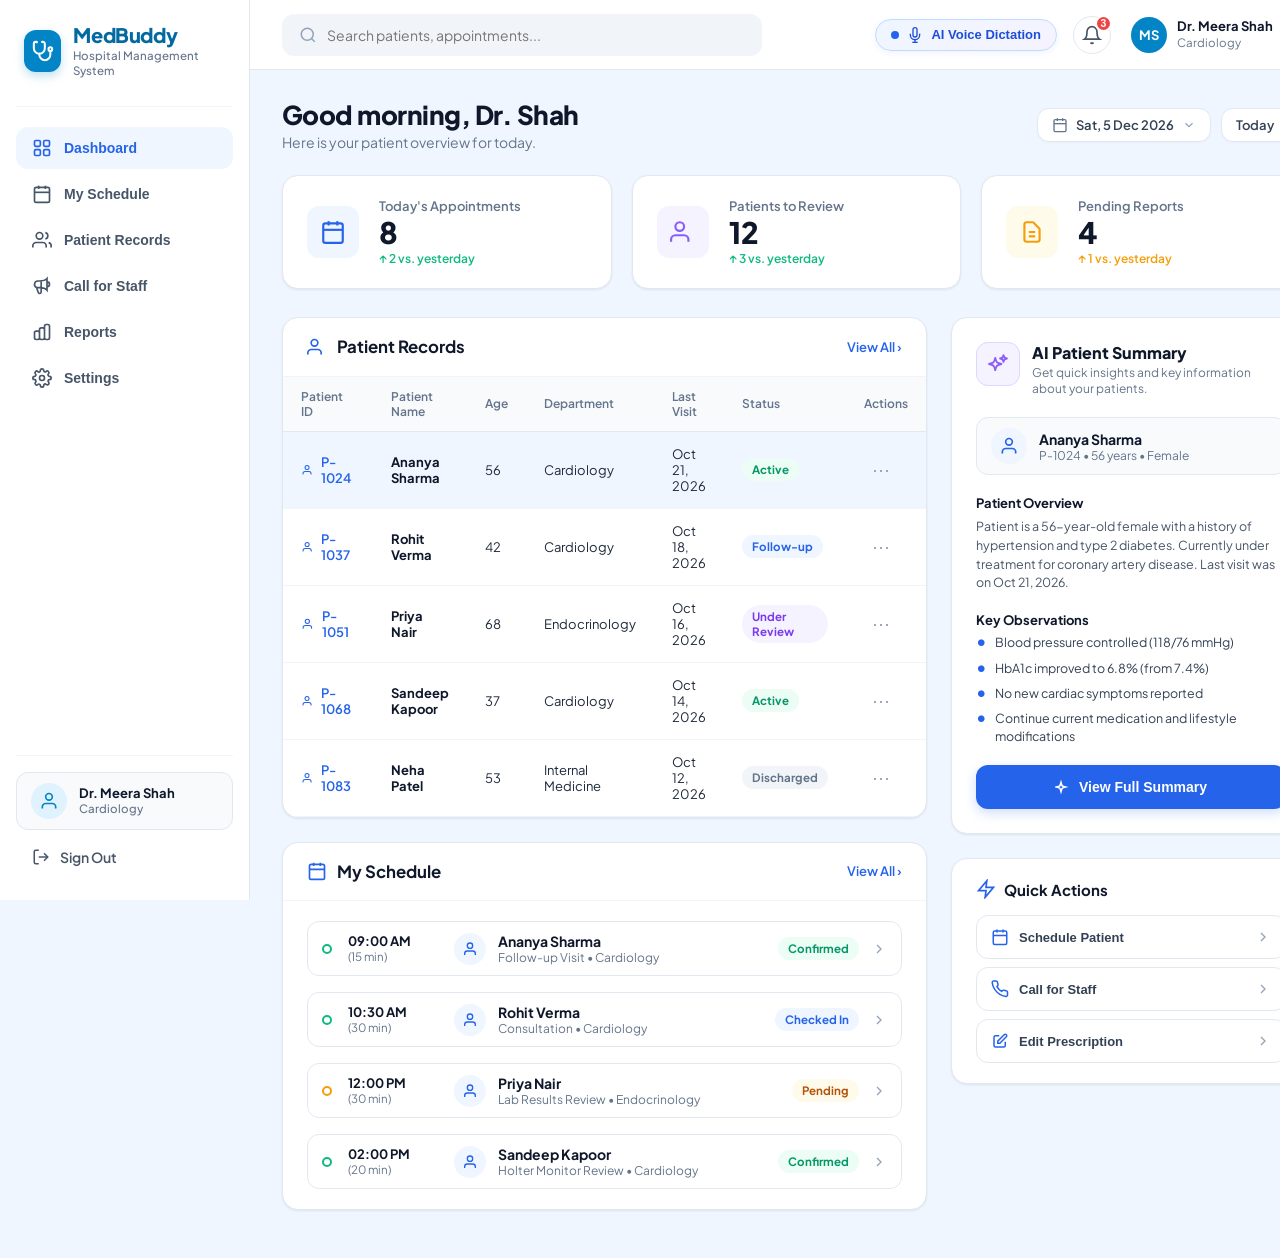
<file: doctor.html>
<!DOCTYPE html>
<html lang="en">
<head>
  <meta charset="UTF-8">
  <meta name="viewport" content="width=device-width, initial-scale=1.0">
  <title>MedBuddy - Dr. Meera Shah | Doctor Workstation</title>
  <link rel="preconnect" href="https://fonts.googleapis.com">
  <link rel="preconnect" href="https://fonts.gstatic.com" crossorigin>
  <link href="https://fonts.googleapis.com/css2?family=Plus+Jakarta+Sans:wght@400;500;600;700;800&family=JetBrains+Mono:wght@400;500;600&display=swap" rel="stylesheet">
  <link rel="stylesheet" href="doctor.css">
</head>
<body>

  <!-- =====================================================================
       LEFT SIDEBAR NAVIGATION (Self-contained Doctor Portal)
       ===================================================================== -->
  <aside class="doc-sidebar" id="docSidebar">
    <!-- Brand Header -->
    <div>
      <div class="doc-brand-header">
        <div class="doc-brand-icon">
          <svg width="22" height="22" fill="none" viewBox="0 0 24 24" stroke="currentColor" stroke-width="2.2" stroke-linecap="round" stroke-linejoin="round">
            <path d="M4.8 2.3A.3.3 0 1 0 5 2H4a2 2 0 0 0-2 2v5a6 6 0 0 0 6 6v0a6 6 0 0 0 6-6V4a2 2 0 0 0-2-2h-1a.2.2 0 1 0 .3.3"/>
            <path d="M8 15v1a6 6 0 0 0 6 6v0a6 6 0 0 0 6-6v-4"/>
            <circle cx="20" cy="10" r="2"/>
          </svg>
        </div>
        <div class="doc-brand-text">
          <h1>MedBuddy</h1>
          <p>Hospital Management System</p>
        </div>
      </div>

      <!-- Navigation Items -->
      <ul class="sidebar-nav-list">
        <li>
          <button class="sidebar-nav-item active" id="navDashboard" onclick="navigateTo('dashboard')">
            <svg fill="none" viewBox="0 0 24 24" stroke="currentColor" stroke-width="2">
              <rect x="3" y="3" width="7" height="7" rx="1.5"/><rect x="14" y="3" width="7" height="7" rx="1.5"/>
              <rect x="3" y="14" width="7" height="7" rx="1.5"/><rect x="14" y="14" width="7" height="7" rx="1.5"/>
            </svg>
            <span>Dashboard</span>
          </button>
        </li>
        <li>
          <button class="sidebar-nav-item" id="navSchedule" onclick="navigateTo('schedule')">
            <svg fill="none" viewBox="0 0 24 24" stroke="currentColor" stroke-width="2">
              <rect x="3" y="4" width="18" height="18" rx="2"/><line x1="16" y1="2" x2="16" y2="6"/>
              <line x1="8" y1="2" x2="8" y2="6"/><line x1="3" y1="10" x2="21" y2="10"/>
            </svg>
            <span>My Schedule</span>
          </button>
        </li>
        <li>
          <button class="sidebar-nav-item" id="navPatients" onclick="navigateTo('patients')">
            <svg fill="none" viewBox="0 0 24 24" stroke="currentColor" stroke-width="2">
              <path d="M17 21v-2a4 4 0 0 0-4-4H5a4 4 0 0 0-4 4v2"/>
              <circle cx="9" cy="7" r="4"/><path d="M23 21v-2a4 4 0 0 0-3-3.87"/>
              <path d="M16 3.13a4 4 0 0 1 0 7.75"/>
            </svg>
            <span>Patient Records</span>
          </button>
        </li>
        <li>
          <button class="sidebar-nav-item" id="navStaff" onclick="navigateTo('staff')">
            <svg fill="none" viewBox="0 0 24 24" stroke="currentColor" stroke-width="2">
              <path d="M11 5.882V19.24a1.76 1.76 0 01-3.417.592l-2.147-6.15M18 13a3 3 0 100-6M5.436 13.683A4.001 4.001 0 017 6h1.832c4.1 0 7.625-1.234 9.168-3v14c-1.543-1.766-5.067-3-9.168-3H7a3.988 3.988 0 01-1.564-.317z"/>
            </svg>
            <span>Call for Staff</span>
          </button>
        </li>
        <li>
          <button class="sidebar-nav-item" id="navReports" onclick="navigateTo('reports')">
            <svg fill="none" viewBox="0 0 24 24" stroke="currentColor" stroke-width="2">
              <path d="M9 19v-6a2 2 0 00-2-2H5a2 2 0 00-2 2v6a2 2 0 002 2h2a2 2 0 002-2zm0 0V9a2 2 0 012-2h2a2 2 0 012 2v10m-6 0a2 2 0 002 2h2a2 2 0 002-2m0 0V5a2 2 0 012-2h2a2 2 0 012 2v14a2 2 0 01-2 2h-2a2 2 0 01-2-2z"/>
            </svg>
            <span>Reports</span>
          </button>
        </li>
        <li>
          <button class="sidebar-nav-item" id="navSettings" onclick="navigateTo('settings')">
            <svg fill="none" viewBox="0 0 24 24" stroke="currentColor" stroke-width="2">
              <circle cx="12" cy="12" r="3"/>
              <path d="M19.4 15a1.65 1.65 0 00.33 1.82l.06.06a2 2 0 010 2.83 2 2 0 01-2.83 0l-.06-.06a1.65 1.65 0 00-1.82-.33 1.65 1.65 0 00-1 1.51V21a2 2 0 01-4 0v-.09A1.65 1.65 0 009 19.4a1.65 1.65 0 00-1.82.33l-.06.06a2 2 0 01-2.83-2.83l.06-.06A1.65 1.65 0 004.68 15a1.65 1.65 0 00-1.51-1H3a2 2 0 010-4h.09A1.65 1.65 0 004.6 9a1.65 1.65 0 00-.33-1.82l-.06-.06a2 2 0 012.83-2.83l.06.06A1.65 1.65 0 009 4.68a1.65 1.65 0 001-1.51V3a2 2 0 014 0v.09a1.65 1.65 0 001 1.51 1.65 1.65 0 001.82-.33l.06-.06a2 2 0 012.83 2.83l-.06.06A1.65 1.65 0 0019.4 9a1.65 1.65 0 001.51 1H21a2 2 0 010 4h-.09a1.65 1.65 0 00-1.51 1z"/>
            </svg>
            <span>Settings</span>
          </button>
        </li>
      </ul>
    </div>

    <!-- Bottom: Doctor Profile & Sign Out -->
    <div class="sidebar-bottom-section">
      <div class="sidebar-profile-box">
        <div class="sidebar-profile-avatar">
          <svg fill="none" viewBox="0 0 24 24" stroke="currentColor" stroke-width="2">
            <path d="M20 21v-2a4 4 0 0 0-4-4H8a4 4 0 0 0-4 4v2"/><circle cx="12" cy="7" r="4"/>
          </svg>
        </div>
        <div class="sidebar-profile-info">
          <h4>Dr. Meera Shah</h4>
          <p>Cardiology</p>
        </div>
      </div>
      <a href="login.html" class="sidebar-signout-btn">
        <svg width="18" height="18" fill="none" viewBox="0 0 24 24" stroke="currentColor" stroke-width="2">
          <path d="M9 21H5a2 2 0 0 1-2-2V5a2 2 0 0 1 2-2h4"/>
          <polyline points="16 17 21 12 16 7"/><line x1="21" y1="12" x2="9" y2="12"/>
        </svg>
        <span>Sign Out</span>
      </a>
    </div>
  </aside>

  <!-- =====================================================================
       MAIN LAYOUT WRAPPER (right of sidebar)
       ===================================================================== -->
  <div class="doc-main-layout">

    <!-- TOP HEADER BAR -->
    <header class="doc-header">
      <div class="header-search-wrap">
        <svg width="18" height="18" fill="none" viewBox="0 0 24 24" stroke="currentColor" stroke-width="2">
          <circle cx="11" cy="11" r="8"/><line x1="21" y1="21" x2="16.65" y2="16.65"/>
        </svg>
        <input type="text" id="globalSearch" placeholder="Search patients, appointments..." oninput="handleGlobalSearch(event)">
      </div>

      <div class="header-right-meta">
        <!-- AI Voice Dictation Button -->
        <button class="btn-voice-ai-pill" id="voiceDictationBtn" onclick="openVoiceDictationModal()">
          <span class="mic-pulse-dot" id="micDot"></span>
          <svg width="16" height="16" fill="none" viewBox="0 0 24 24" stroke="currentColor" stroke-width="2">
            <path d="M12 1a3 3 0 0 0-3 3v8a3 3 0 0 0 6 0V4a3 3 0 0 0-3-3z"/>
            <path d="M19 10v2a7 7 0 0 1-14 0v-2"/>
            <line x1="12" y1="19" x2="12" y2="23"/><line x1="8" y1="23" x2="16" y2="23"/>
          </svg>
          <span id="voiceBtnLabel">AI Voice Dictation</span>
        </button>

        <!-- Notification Bell -->
        <button class="header-notif-btn" onclick="showDocToast('You have 3 unread alerts from the nursing station.')">
          <svg width="20" height="20" fill="none" viewBox="0 0 24 24" stroke="currentColor" stroke-width="2">
            <path d="M18 8A6 6 0 0 0 6 8c0 7-3 9-3 9h18s-3-2-3-9"/>
            <path d="M13.73 21a2 2 0 0 1-3.46 0"/>
          </svg>
          <span class="notif-badge-pill">3</span>
        </button>

        <!-- Doctor Profile Pill -->
        <div class="header-doc-profile-pill" onclick="showDocToast('Doctor ID: DOC-4412 • Cardiology Dept')">
          <div class="header-doc-avatar">MS</div>
          <div class="header-doc-meta">
            <div class="header-doc-name">Dr. Meera Shah</div>
            <div class="header-doc-dept">Cardiology</div>
          </div>
          <svg width="16" height="16" fill="none" viewBox="0 0 24 24" stroke="#94a3b8" stroke-width="2" style="margin-left:4px">
            <polyline points="6 9 12 15 18 9"/>
          </svg>
        </div>
      </div>
    </header>

    <!-- ===================================================================
         MAIN CONTENT CANVAS (Renders active page section)
         =================================================================== -->
    <main class="doc-canvas">

      <!-- ----------------------------------------------------------------
           DASHBOARD PAGE
           ---------------------------------------------------------------- -->
      <div id="page-dashboard" class="doc-page active-page">

        <!-- Greeting Row -->
        <div class="doc-greeting-row">
          <div class="doc-greeting-title">
            <h2 id="greetingText">Good morning, Dr. Shah</h2>
            <p>Here is your patient overview for today.</p>
          </div>
          <div class="doc-date-controls">
            <div class="doc-date-pill">
              <svg width="16" height="16" fill="none" viewBox="0 0 24 24" stroke="#64748b" stroke-width="2">
                <rect x="3" y="4" width="18" height="18" rx="2"/>
                <line x1="16" y1="2" x2="16" y2="6"/><line x1="8" y1="2" x2="8" y2="6"/>
                <line x1="3" y1="10" x2="21" y2="10"/>
              </svg>
              <span id="todayDate">Thu, Oct 23, 2026</span>
              <svg width="14" height="14" fill="none" viewBox="0 0 24 24" stroke="#94a3b8" stroke-width="2">
                <polyline points="6 9 12 15 18 9"/>
              </svg>
            </div>
            <div class="doc-date-pill">
              <span>Today</span>
              <svg width="14" height="14" fill="none" viewBox="0 0 24 24" stroke="#94a3b8" stroke-width="2">
                <polyline points="6 9 12 15 18 9"/>
              </svg>
            </div>
          </div>
        </div>

        <!-- KPI Metric Cards -->
        <div class="doc-metric-cards-grid">
          <div class="doc-metric-box">
            <div class="doc-metric-icon-wrap blue">
              <svg width="26" height="26" fill="none" viewBox="0 0 24 24" stroke="currentColor" stroke-width="2">
                <rect x="3" y="4" width="18" height="18" rx="2"/>
                <line x1="16" y1="2" x2="16" y2="6"/><line x1="8" y1="2" x2="8" y2="6"/>
                <line x1="3" y1="10" x2="21" y2="10"/>
              </svg>
            </div>
            <div class="doc-metric-details">
              <h4>Today's Appointments</h4>
              <div class="metric-number">8</div>
              <div class="metric-subtext green">↑ 2 vs. yesterday</div>
            </div>
          </div>

          <div class="doc-metric-box">
            <div class="doc-metric-icon-wrap purple">
              <svg width="26" height="26" fill="none" viewBox="0 0 24 24" stroke="currentColor" stroke-width="2">
                <path d="M17 21v-2a4 4 0 0 0-4-4H5a4 4 0 0 0-4 4v2"/>
                <circle cx="9" cy="7" r="4"/>
              </svg>
            </div>
            <div class="doc-metric-details">
              <h4>Patients to Review</h4>
              <div class="metric-number">12</div>
              <div class="metric-subtext green">↑ 3 vs. yesterday</div>
            </div>
          </div>

          <div class="doc-metric-box">
            <div class="doc-metric-icon-wrap amber">
              <svg width="26" height="26" fill="none" viewBox="0 0 24 24" stroke="currentColor" stroke-width="2">
                <path d="M9 12h6m-6 4h6m2 5H7a2 2 0 01-2-2V5a2 2 0 012-2h5.586a1 1 0 01.707.293l5.414 5.414a1 1 0 01.293.707V19a2 2 0 01-2 2z"/>
              </svg>
            </div>
            <div class="doc-metric-details">
              <h4>Pending Reports</h4>
              <div class="metric-number">4</div>
              <div class="metric-subtext orange">↑ 1 vs. yesterday</div>
            </div>
          </div>
        </div>

        <!-- 2-Column Workspace -->
        <div class="doc-workspace-grid">

          <!-- Center/Left Column -->
          <div class="doc-center-col">

            <!-- Patient Records Table -->
            <div class="doc-panel-card">
              <div class="doc-panel-header">
                <div class="doc-panel-title">
                  <svg width="20" height="20" fill="none" viewBox="0 0 24 24" stroke="currentColor" stroke-width="2">
                    <path d="M17 21v-2a4 4 0 0 0-4-4H5a4 4 0 0 0-4 4v2"/>
                    <circle cx="9" cy="7" r="4"/>
                  </svg>
                  <h3>Patient Records</h3>
                </div>
                <span class="doc-panel-header-link" onclick="navigateTo('patients')">View All ›</span>
              </div>
              <div class="patient-table-container">
                <table class="patient-data-table">
                  <thead>
                    <tr>
                      <th>Patient ID</th>
                      <th>Patient Name</th>
                      <th>Age</th>
                      <th>Department</th>
                      <th>Last Visit</th>
                      <th>Status</th>
                      <th>Actions</th>
                    </tr>
                  </thead>
                  <tbody id="dashboardPatientTableBody">
                    <!-- Populated by JS -->
                  </tbody>
                </table>
              </div>
            </div>

            <!-- My Schedule -->
            <div class="doc-panel-card">
              <div class="doc-panel-header">
                <div class="doc-panel-title">
                  <svg width="20" height="20" fill="none" viewBox="0 0 24 24" stroke="currentColor" stroke-width="2">
                    <rect x="3" y="4" width="18" height="18" rx="2"/>
                    <line x1="16" y1="2" x2="16" y2="6"/><line x1="8" y1="2" x2="8" y2="6"/>
                    <line x1="3" y1="10" x2="21" y2="10"/>
                  </svg>
                  <h3>My Schedule</h3>
                </div>
                <span class="doc-panel-header-link" onclick="navigateTo('schedule')">View All ›</span>
              </div>
              <div class="schedule-list" id="dashboardScheduleList">
                <!-- Populated by JS -->
              </div>
            </div>

          </div>

          <!-- Right Column: AI Summary + Quick Actions -->
          <div class="doc-right-col">

            <!-- AI Patient Summary Card -->
            <div class="ai-summary-card">
              <div class="ai-card-header">
                <div class="sparkle-icon-box">
                  <svg width="22" height="22" fill="none" viewBox="0 0 24 24" stroke="currentColor" stroke-width="2">
                    <path stroke-linecap="round" stroke-linejoin="round" d="M9.813 15.904L9 18.75l-.813-2.846a4.5 4.5 0 00-3.09-3.09L2.25 12l2.846-.813a4.5 4.5 0 003.09-3.09L9 5.25l.813 2.846a4.5 4.5 0 003.09 3.09L15.75 12l-2.846.813a4.5 4.5 0 00-3.09 3.09z"/>
                    <path stroke-linecap="round" stroke-linejoin="round" d="M18.259 8.715L18 9.75l-.259-1.035a3.375 3.375 0 00-2.455-2.456L14.25 6l1.036-.259a3.375 3.375 0 002.455-2.456L18 2.25l.259 1.035a3.375 3.375 0 002.456 2.456L21.75 6l-1.035.259a3.375 3.375 0 00-2.456 2.456z"/>
                  </svg>
                </div>
                <div class="ai-card-title">
                  <h3>AI Patient Summary</h3>
                  <p>Get quick insights and key information about your patients.</p>
                </div>
              </div>

              <!-- Patient Mini Profile -->
              <div class="ai-patient-box">
                <div class="ai-patient-avatar">
                  <svg width="20" height="20" fill="none" viewBox="0 0 24 24" stroke="currentColor" stroke-width="2">
                    <path d="M20 21v-2a4 4 0 0 0-4-4H8a4 4 0 0 0-4 4v2"/>
                    <circle cx="12" cy="7" r="4"/>
                  </svg>
                </div>
                <div>
                  <div class="ai-patient-name" id="aiSummaryPatientName">Ananya Sharma</div>
                  <div class="ai-patient-sub" id="aiSummaryPatientMeta">P-1024 • 56 years • Female</div>
                </div>
              </div>

              <!-- Overview Text -->
              <div class="ai-section-block">
                <h4>Patient Overview</h4>
                <p id="aiPatientOverview">Patient is a 56-year-old female with a history of hypertension and type 2 diabetes. Currently under treatment for coronary artery disease. Last visit was on Oct 21, 2026.</p>
              </div>

              <!-- Key Observations -->
              <div class="ai-section-block">
                <h4>Key Observations</h4>
                <ul class="ai-observations-list" id="aiObservationsList">
                  <li>Blood pressure controlled (118/76 mmHg)</li>
                  <li>HbA1c improved to 6.8% (from 7.4%)</li>
                  <li>No new cardiac symptoms reported</li>
                  <li>Continue current medication and lifestyle modifications</li>
                </ul>
              </div>

              <button class="btn-view-summary" onclick="openVoiceDictationModal()">
                <svg width="16" height="16" fill="none" viewBox="0 0 24 24" stroke="currentColor" stroke-width="2.5">
                  <path d="M9.813 15.904L9 18.75l-.813-2.846a4.5 4.5 0 00-3.09-3.09L2.25 12l2.846-.813a4.5 4.5 0 003.09-3.09L9 5.25l.813 2.846a4.5 4.5 0 003.09 3.09L15.75 12l-2.846.813a4.5 4.5 0 00-3.09 3.09z"/>
                </svg>
                View Full Summary
              </button>
            </div>

            <!-- Quick Actions Card -->
            <div class="quick-actions-card">
              <div class="quick-actions-header">
                <svg width="20" height="20" fill="none" viewBox="0 0 24 24" stroke="currentColor" stroke-width="2">
                  <polygon points="13 2 3 14 12 14 11 22 21 10 12 10 13 2"/>
                </svg>
                <h3>Quick Actions</h3>
              </div>
              <div class="quick-action-items">
                <button class="quick-action-btn" onclick="navigateTo('schedule')">
                  <div class="quick-action-left">
                    <svg width="18" height="18" fill="none" viewBox="0 0 24 24" stroke="currentColor" stroke-width="2">
                      <rect x="3" y="4" width="18" height="18" rx="2"/>
                      <line x1="16" y1="2" x2="16" y2="6"/><line x1="8" y1="2" x2="8" y2="6"/>
                      <line x1="3" y1="10" x2="21" y2="10"/>
                    </svg>
                    <span>Schedule Patient</span>
                  </div>
                  <svg width="16" height="16" fill="none" viewBox="0 0 24 24" stroke="#94a3b8" stroke-width="2">
                    <polyline points="9 18 15 12 9 6"/>
                  </svg>
                </button>
                <button class="quick-action-btn" onclick="navigateTo('staff')">
                  <div class="quick-action-left">
                    <svg width="18" height="18" fill="none" viewBox="0 0 24 24" stroke="currentColor" stroke-width="2">
                      <path d="M22 16.92v3a2 2 0 0 1-2.18 2 19.79 19.79 0 0 1-8.63-3.07A19.5 19.5 0 0 1 4.69 12 19.79 19.79 0 0 1 1.61 3.41 2 2 0 0 1 3.6 1.21h3a2 2 0 0 1 2 1.72c.127.96.361 1.903.7 2.81a2 2 0 0 1-.45 2.11L7.91 8.81a16 16 0 0 0 6.29 6.29l.95-.95a2 2 0 0 1 2.11-.45c.907.339 1.85.573 2.81.7A2 2 0 0 1 22 16.92z"/>
                    </svg>
                    <span>Call for Staff</span>
                  </div>
                  <svg width="16" height="16" fill="none" viewBox="0 0 24 24" stroke="#94a3b8" stroke-width="2">
                    <polyline points="9 18 15 12 9 6"/>
                  </svg>
                </button>
                <button class="quick-action-btn" onclick="navigateTo('reports')">
                  <div class="quick-action-left">
                    <svg width="18" height="18" fill="none" viewBox="0 0 24 24" stroke="currentColor" stroke-width="2">
                      <path d="M11 5H6a2 2 0 00-2 2v11a2 2 0 002 2h11a2 2 0 002-2v-5m-1.414-9.414a2 2 0 112.828 2.828L11.828 15H9v-2.828l8.586-8.586z"/>
                    </svg>
                    <span>Edit Prescription</span>
                  </div>
                  <svg width="16" height="16" fill="none" viewBox="0 0 24 24" stroke="#94a3b8" stroke-width="2">
                    <polyline points="9 18 15 12 9 6"/>
                  </svg>
                </button>
              </div>
            </div>

          </div>
        </div>
      </div>

      <!-- ----------------------------------------------------------------
           PATIENT RECORDS PAGE
           ---------------------------------------------------------------- -->
      <div id="page-patients" class="doc-page">
        <div class="doc-greeting-row" style="margin-bottom:1.25rem">
          <div class="doc-greeting-title">
            <h2>Patient Records</h2>
            <p>All patients assigned to Dr. Meera Shah • Cardiology</p>
          </div>
          <button class="btn-view-summary" style="width:auto;padding:0 20px" onclick="openVoiceDictationModal()">
            <svg width="16" height="16" fill="none" viewBox="0 0 24 24" stroke="currentColor" stroke-width="2">
              <path d="M12 1a3 3 0 0 0-3 3v8a3 3 0 0 0 6 0V4a3 3 0 0 0-3-3z"/>
              <path d="M19 10v2a7 7 0 0 1-14 0v-2"/><line x1="12" y1="19" x2="12" y2="23"/>
            </svg>
            Voice-Add Record
          </button>
        </div>
        <div class="doc-panel-card" style="border-radius:var(--radius-lg);">
          <div class="doc-panel-header">
            <div style="display:flex;align-items:center;gap:12px">
              <div style="display:flex;align-items:center;gap:8px;background:#f1f5f9;border-radius:8px;padding:6px 12px;">
                <svg width="16" height="16" fill="none" viewBox="0 0 24 24" stroke="#64748b" stroke-width="2">
                  <circle cx="11" cy="11" r="8"/><line x1="21" y1="21" x2="16.65" y2="16.65"/>
                </svg>
                <input type="text" placeholder="Filter patients..." id="patientsPageSearch" oninput="filterFullPatientList(event)"
                  style="border:none;background:none;outline:none;font-family:inherit;font-size:13px;color:#334155;width:200px">
              </div>
              <select id="deptFilter" onchange="filterByDept()" style="border:1px solid #e2e8f0;border-radius:8px;padding:7px 12px;font-family:inherit;font-size:13px;color:#334155;background:#fff;">
                <option value="">All Departments</option>
                <option value="Cardiology">Cardiology</option>
                <option value="Endocrinology">Endocrinology</option>
                <option value="Internal Medicine">Internal Medicine</option>
              </select>
            </div>
            <span style="font-size:12px;color:#64748b;font-weight:600" id="patientCountLabel">5 patients</span>
          </div>
          <div class="patient-table-container">
            <table class="patient-data-table">
              <thead>
                <tr>
                  <th>Patient ID</th>
                  <th>Patient Name</th>
                  <th>Age</th>
                  <th>Department</th>
                  <th>Last Visit</th>
                  <th>Status</th>
                  <th>Actions</th>
                </tr>
              </thead>
              <tbody id="fullPatientTableBody"></tbody>
            </table>
          </div>
        </div>
      </div>

      <!-- ----------------------------------------------------------------
           MY SCHEDULE PAGE
           ---------------------------------------------------------------- -->
      <div id="page-schedule" class="doc-page">
        <div class="doc-greeting-row" style="margin-bottom:1.25rem">
          <div class="doc-greeting-title">
            <h2>My Schedule</h2>
            <p>Upcoming appointments, shifts and leave management</p>
          </div>
          <button class="btn-view-summary" style="width:auto;padding:0 20px" onclick="openLeaveModal()">
            <svg width="16" height="16" fill="none" viewBox="0 0 24 24" stroke="currentColor" stroke-width="2">
              <path d="M12 5v14m-7-7h14"/>
            </svg>
            Apply for Leave
          </button>
        </div>

        <div style="display:grid;grid-template-columns:1fr 1fr;gap:1.5rem">
          <!-- Today's Appointments -->
          <div class="doc-panel-card">
            <div class="doc-panel-header">
              <div class="doc-panel-title">
                <svg width="18" height="18" fill="none" viewBox="0 0 24 24" stroke="currentColor" stroke-width="2">
                  <circle cx="12" cy="12" r="10"/><line x1="12" y1="8" x2="12" y2="12"/>
                  <line x1="12" y1="16" x2="12.01" y2="16"/>
                </svg>
                <h3>Today's Appointments</h3>
              </div>
            </div>
            <div class="schedule-list" id="fullScheduleList"></div>
          </div>

          <!-- Weekly Shift & Leave Management -->
          <div class="doc-panel-card">
            <div class="doc-panel-header">
              <div class="doc-panel-title">
                <svg width="18" height="18" fill="none" viewBox="0 0 24 24" stroke="currentColor" stroke-width="2">
                  <rect x="3" y="4" width="18" height="18" rx="2"/>
                  <line x1="16" y1="2" x2="16" y2="6"/><line x1="8" y1="2" x2="8" y2="6"/>
                  <line x1="3" y1="10" x2="21" y2="10"/>
                </svg>
                <h3>Weekly Shift Roster</h3>
              </div>
            </div>
            <div style="padding:1.25rem 1.5rem">
              <table style="width:100%;border-collapse:collapse;font-size:13px">
                <thead>
                  <tr style="background:#f8fafc">
                    <th style="padding:9px 14px;text-align:left;color:#64748b;font-weight:600;font-size:11px;border-bottom:1px solid #e2e8f0">Day</th>
                    <th style="padding:9px 14px;text-align:left;color:#64748b;font-weight:600;font-size:11px;border-bottom:1px solid #e2e8f0">Shift</th>
                    <th style="padding:9px 14px;text-align:left;color:#64748b;font-weight:600;font-size:11px;border-bottom:1px solid #e2e8f0">Station</th>
                    <th style="padding:9px 14px;text-align:left;color:#64748b;font-weight:600;font-size:11px;border-bottom:1px solid #e2e8f0">Status</th>
                  </tr>
                </thead>
                <tbody id="weeklyShiftTable"></tbody>
              </table>
            </div>
          </div>
        </div>
      </div>

      <!-- ----------------------------------------------------------------
           CALL FOR STAFF PAGE
           ---------------------------------------------------------------- -->
      <div id="page-staff" class="doc-page">
        <div class="doc-greeting-row" style="margin-bottom:1.25rem">
          <div class="doc-greeting-title">
            <h2>Call for Staff</h2>
            <p>Rapid dispatch nurse alerts, ward boys, pharmacy and emergency codes</p>
          </div>
          <button class="btn-view-summary" style="width:auto;padding:0 20px;background:#ef4444;box-shadow:0 4px 12px rgba(239,68,68,.25)" onclick="dispatchCodeBlue()">
            🚨 STAT Code Blue
          </button>
        </div>
        <div style="display:grid;grid-template-columns:1fr 1fr;gap:1.5rem">
          <!-- Dispatch Form -->
          <div class="doc-panel-card">
            <div class="doc-panel-header">
              <div class="doc-panel-title">
                <h3>Dispatch Staff Call</h3>
              </div>
            </div>
            <div style="padding:1.5rem;display:flex;flex-direction:column;gap:1rem">
              <div>
                <label style="font-size:12px;font-weight:700;color:#64748b;text-transform:uppercase;letter-spacing:.05em;display:block;margin-bottom:8px">Select Support Role</label>
                <div id="staffTypeGrid" style="display:grid;grid-template-columns:1fr 1fr;gap:10px">
                  <!-- Rendered by JS -->
                </div>
              </div>
              <div>
                <label style="font-size:12px;font-weight:700;color:#64748b;display:block;margin-bottom:6px">Target Room / Location</label>
                <select id="staffRoomSelect" style="width:100%;border:1px solid #e2e8f0;border-radius:8px;padding:9px 12px;font-family:inherit;font-size:13px">
                  <option>OPD Room 104 (Current)</option>
                  <option>Cardiac CCU – Bed 04</option>
                  <option>Cardiac Ward 3B – Bed 08</option>
                  <option>Cath Lab Suite 01</option>
                </select>
              </div>
              <div>
                <label style="font-size:12px;font-weight:700;color:#64748b;display:block;margin-bottom:6px">Priority</label>
                <select id="staffPriority" style="width:100%;border:1px solid #e2e8f0;border-radius:8px;padding:9px 12px;font-family:inherit;font-size:13px">
                  <option>Normal (Within 10 mins)</option>
                  <option selected>Urgent (Within 2-3 mins)</option>
                  <option>STAT (Immediate)</option>
                </select>
              </div>
              <div>
                <label style="font-size:12px;font-weight:700;color:#64748b;display:block;margin-bottom:6px">Doctor's Instructions</label>
                <input type="text" id="staffNote" placeholder="e.g. Please bring portable ECG machine" style="width:100%;border:1px solid #e2e8f0;border-radius:8px;padding:9px 12px;font-family:inherit;font-size:13px">
              </div>
              <button class="btn-view-summary" onclick="dispatchStaffCall()">Dispatch Call for Staff</button>
            </div>
          </div>
          <!-- Live Tracker -->
          <div class="doc-panel-card">
            <div class="doc-panel-header">
              <div class="doc-panel-title"><h3>Live Response Tracker</h3></div>
              <span style="font-size:12px;font-weight:700;color:#f59e0b">● Live</span>
            </div>
            <div style="padding:1.25rem" id="staffCallTracker"><!-- JS --></div>
          </div>
        </div>
      </div>

      <!-- ----------------------------------------------------------------
           REPORTS PAGE (with AI voice Rx generation)
           ---------------------------------------------------------------- -->
      <div id="page-reports" class="doc-page">
        <div class="doc-greeting-row" style="margin-bottom:1.25rem">
          <div class="doc-greeting-title">
            <h2>Reports & Prescriptions</h2>
            <p>Issue clinical reports, dictate prescriptions by voice, view pending reports</p>
          </div>
          <button class="btn-view-summary" style="width:auto;padding:0 20px" onclick="openVoiceDictationModal()">
            <svg width="16" height="16" fill="none" viewBox="0 0 24 24" stroke="currentColor" stroke-width="2">
              <path d="M12 1a3 3 0 0 0-3 3v8a3 3 0 0 0 6 0V4a3 3 0 0 0-3-3z"/>
              <path d="M19 10v2a7 7 0 0 1-14 0v-2"/><line x1="12" y1="19" x2="12" y2="23"/>
            </svg>
            Dictate New Report (AI)
          </button>
        </div>
        <div style="display:grid;grid-template-columns:2fr 1fr;gap:1.5rem">
          <!-- Report Form -->
          <div class="doc-panel-card">
            <div class="doc-panel-header">
              <div class="doc-panel-title">
                <svg width="18" height="18" fill="none" viewBox="0 0 24 24" stroke="currentColor" stroke-width="2">
                  <path d="M9 12h6m-6 4h6m2 5H7a2 2 0 01-2-2V5a2 2 0 012-2h5.586a1 1 0 01.707.293l5.414 5.414a1 1 0 01.293.707V19a2 2 0 01-2 2z"/>
                </svg>
                <h3>Clinical Report & Digital Rx</h3>
              </div>
              <span style="font-size:11px;background:#ecfdf5;color:#059669;border:1px solid #a7f3d0;border-radius:9999px;padding:3px 10px;font-weight:700">FHIR R4 Synced</span>
            </div>
            <div style="padding:1.5rem">
              <div style="display:grid;grid-template-columns:1fr 1fr;gap:1rem;margin-bottom:1rem">
                <div>
                  <label style="font-size:12px;font-weight:700;color:#64748b;display:block;margin-bottom:5px">Patient</label>
                  <select id="reportPatientSelect" onchange="onReportPatientChange()" style="width:100%;border:1px solid #e2e8f0;border-radius:8px;padding:9px 12px;font-family:inherit;font-size:13px"></select>
                </div>
                <div>
                  <label style="font-size:12px;font-weight:700;color:#64748b;display:block;margin-bottom:5px">Report Type</label>
                  <select style="width:100%;border:1px solid #e2e8f0;border-radius:8px;padding:9px 12px;font-family:inherit;font-size:13px">
                    <option>Outpatient Consultation Summary</option>
                    <option>Inpatient Progress Note</option>
                    <option>Discharge Summary</option>
                    <option>Referral Letter</option>
                  </select>
                </div>
              </div>
              <div style="margin-bottom:1rem">
                <label style="font-size:12px;font-weight:700;color:#64748b;display:block;margin-bottom:5px">Diagnosis</label>
                <input type="text" id="reportDiagnosis" style="width:100%;border:1px solid #e2e8f0;border-radius:8px;padding:9px 12px;font-family:inherit;font-size:13px" placeholder="Enter clinical diagnosis...">
              </div>
              <div style="margin-bottom:1rem">
                <label style="font-size:12px;font-weight:700;color:#64748b;display:block;margin-bottom:5px">Clinical Notes & Observations</label>
                <textarea id="reportNotes" rows="4" style="width:100%;border:1px solid #e2e8f0;border-radius:8px;padding:9px 12px;font-family:inherit;font-size:13px;resize:vertical" placeholder="Clinical findings, vitals, and doctor's assessment..."></textarea>
              </div>
              <!-- Rx Builder -->
              <div style="background:#f8fafc;border:1px solid #e2e8f0;border-radius:10px;padding:1rem;margin-bottom:1rem">
                <div style="display:flex;justify-content:space-between;align-items:center;margin-bottom:10px">
                  <label style="font-size:12px;font-weight:700;color:#0f172a">💊 Prescription (Rx)</label>
                  <span style="font-size:11px;color:#64748b">Direct sync to Pharmacy</span>
                </div>
                <div style="display:grid;grid-template-columns:2fr 1.5fr 1fr auto;gap:8px;align-items:end;margin-bottom:8px">
                  <div>
                    <label style="font-size:11px;color:#64748b;font-weight:600">Medicine Name</label>
                    <input type="text" id="rxMedName" placeholder="Tab. Aspirin 75mg" style="width:100%;border:1px solid #e2e8f0;border-radius:7px;padding:7px 10px;font-family:inherit;font-size:13px;margin-top:4px">
                  </div>
                  <div>
                    <label style="font-size:11px;color:#64748b;font-weight:600">Frequency</label>
                    <select id="rxFreq" style="width:100%;border:1px solid #e2e8f0;border-radius:7px;padding:7px 10px;font-family:inherit;font-size:13px;margin-top:4px">
                      <option>Once daily (OD)</option>
                      <option>Twice daily (BD)</option>
                      <option>Thrice daily (TDS)</option>
                      <option>At bedtime (HS)</option>
                      <option>As needed (PRN)</option>
                    </select>
                  </div>
                  <div>
                    <label style="font-size:11px;color:#64748b;font-weight:600">Duration</label>
                    <input type="text" id="rxDuration" value="30 Days" style="width:100%;border:1px solid #e2e8f0;border-radius:7px;padding:7px 10px;font-family:inherit;font-size:13px;margin-top:4px">
                  </div>
                  <button onclick="addRxItem()" style="height:36px;padding:0 14px;background:#2563eb;border:none;border-radius:7px;color:#fff;font-weight:700;font-size:13px;cursor:pointer">+ Add</button>
                </div>
                <div id="rxItemsList" style="display:flex;flex-direction:column;gap:6px"></div>
              </div>
              <!-- Lab Orders -->
              <div style="margin-bottom:1.25rem">
                <label style="font-size:12px;font-weight:700;color:#64748b;display:block;margin-bottom:8px">Order Investigations</label>
                <div style="display:grid;grid-template-columns:repeat(3,1fr);gap:8px">
                  <label style="display:flex;align-items:center;gap:7px;padding:8px 10px;border:1px solid #e2e8f0;border-radius:8px;font-size:12px;cursor:pointer">
                    <input type="checkbox" style="accent-color:#2563eb"> 12-Lead ECG
                  </label>
                  <label style="display:flex;align-items:center;gap:7px;padding:8px 10px;border:1px solid #e2e8f0;border-radius:8px;font-size:12px;cursor:pointer">
                    <input type="checkbox" checked style="accent-color:#2563eb"> 2D Echo
                  </label>
                  <label style="display:flex;align-items:center;gap:7px;padding:8px 10px;border:1px solid #e2e8f0;border-radius:8px;font-size:12px;cursor:pointer">
                    <input type="checkbox" style="accent-color:#2563eb"> CBC
                  </label>
                  <label style="display:flex;align-items:center;gap:7px;padding:8px 10px;border:1px solid #e2e8f0;border-radius:8px;font-size:12px;cursor:pointer">
                    <input type="checkbox" checked style="accent-color:#2563eb"> Lipid Profile
                  </label>
                  <label style="display:flex;align-items:center;gap:7px;padding:8px 10px;border:1px solid #e2e8f0;border-radius:8px;font-size:12px;cursor:pointer">
                    <input type="checkbox" style="accent-color:#2563eb"> Troponin-I
                  </label>
                  <label style="display:flex;align-items:center;gap:7px;padding:8px 10px;border:1px solid #e2e8f0;border-radius:8px;font-size:12px;cursor:pointer">
                    <input type="checkbox" style="accent-color:#2563eb"> Chest X-Ray
                  </label>
                </div>
              </div>
              <div style="display:flex;justify-content:space-between;align-items:center;padding-top:1rem;border-top:1px solid #f1f5f9">
                <button onclick="openVoiceDictationModal()" style="display:flex;align-items:center;gap:7px;padding:9px 16px;border:1px solid #e2e8f0;border-radius:8px;background:#fff;font-family:inherit;font-size:13px;font-weight:600;color:#2563eb;cursor:pointer">
                  <svg width="15" height="15" fill="none" viewBox="0 0 24 24" stroke="currentColor" stroke-width="2">
                    <path d="M12 1a3 3 0 0 0-3 3v8a3 3 0 0 0 6 0V4a3 3 0 0 0-3-3z"/>
                  </svg>
                  Dictate via AI
                </button>
                <button class="btn-view-summary" style="width:auto;padding:0 22px" onclick="signAndIssueReport()">
                  ✔ Sign & Issue Report
                </button>
              </div>
            </div>
          </div>
          <!-- Recent Reports Panel -->
          <div class="doc-panel-card" style="align-self:start">
            <div class="doc-panel-header">
              <div class="doc-panel-title"><h3>Recent Reports</h3></div>
              <span style="font-size:11px;background:#eff6ff;color:#2563eb;border-radius:9999px;padding:3px 8px;font-weight:700">Today</span>
            </div>
            <div style="padding:1rem" id="recentReportsList"><!-- JS --></div>
          </div>
        </div>
      </div>

      <!-- ----------------------------------------------------------------
           SETTINGS PAGE
           ---------------------------------------------------------------- -->
      <div id="page-settings" class="doc-page">
        <div class="doc-greeting-row" style="margin-bottom:1.25rem">
          <div class="doc-greeting-title">
            <h2>Settings</h2>
            <p>Manage your profile, availability, and portal preferences</p>
          </div>
        </div>
        <div class="doc-panel-card" style="max-width:680px">
          <div class="doc-panel-header"><div class="doc-panel-title"><h3>Doctor Profile</h3></div></div>
          <div style="padding:1.5rem;display:flex;flex-direction:column;gap:1rem">
            <div style="display:grid;grid-template-columns:1fr 1fr;gap:1rem">
              <div>
                <label style="font-size:12px;font-weight:700;color:#64748b;display:block;margin-bottom:5px">Full Name</label>
                <input type="text" value="Dr. Meera Shah" style="width:100%;border:1px solid #e2e8f0;border-radius:8px;padding:9px 12px;font-family:inherit;font-size:13px">
              </div>
              <div>
                <label style="font-size:12px;font-weight:700;color:#64748b;display:block;margin-bottom:5px">Medical Reg. No.</label>
                <input type="text" value="KMC-45821" style="width:100%;border:1px solid #e2e8f0;border-radius:8px;padding:9px 12px;font-family:inherit;font-size:13px">
              </div>
              <div>
                <label style="font-size:12px;font-weight:700;color:#64748b;display:block;margin-bottom:5px">Department</label>
                <input type="text" value="Cardiology" style="width:100%;border:1px solid #e2e8f0;border-radius:8px;padding:9px 12px;font-family:inherit;font-size:13px">
              </div>
              <div>
                <label style="font-size:12px;font-weight:700;color:#64748b;display:block;margin-bottom:5px">Contact</label>
                <input type="text" value="dr.meerashah@medbuddy.health" style="width:100%;border:1px solid #e2e8f0;border-radius:8px;padding:9px 12px;font-family:inherit;font-size:13px">
              </div>
            </div>
            <div style="display:flex;justify-content:flex-end;padding-top:.5rem;border-top:1px solid #f1f5f9">
              <button class="btn-view-summary" style="width:auto;padding:0 22px" onclick="showDocToast('Profile settings saved successfully.')">Save Changes</button>
            </div>
          </div>
        </div>
      </div>

    </main>
  </div>

  <!-- ==========================================================================
       AI VOICE DICTATION MODAL
       ========================================================================== -->
  <div class="voice-modal-backdrop" id="voiceModalBackdrop">
    <div class="voice-modal-dialog">
      <div class="voice-modal-header">
        <div>
          <h3 style="font-size:1.05rem;font-weight:800;color:#0f172a">AI Clinical Voice Dictation</h3>
          <p style="font-size:12px;color:#64748b;margin-top:2px">Speak naturally — AI will generate a structured clinical record</p>
        </div>
        <button onclick="closeVoiceModal()" style="width:32px;height:32px;border-radius:50%;border:1px solid #e2e8f0;background:#fff;color:#64748b;cursor:pointer;display:flex;align-items:center;justify-content:center;font-size:1.15rem">&times;</button>
      </div>
      <div class="voice-modal-body">

        <!-- Patient Context Selector -->
        <div style="margin-bottom:1.25rem">
          <label style="font-size:12px;font-weight:700;color:#64748b;display:block;margin-bottom:6px;text-transform:uppercase;letter-spacing:.05em">Select Patient Context</label>
          <select id="voicePatientSelect" style="width:100%;border:1px solid #e2e8f0;border-radius:8px;padding:9px 12px;font-family:inherit;font-size:13px;color:#334155"></select>
        </div>

        <!-- Voice Input Waveform Box -->
        <div class="voice-waveform-box">
          <div style="display:flex;justify-content:space-between;align-items:center">
            <span id="voiceStatusLabel" style="font-size:13px;font-weight:600;color:#94a3b8">Press button to start speaking...</span>
            <span id="voiceTimer" style="font-size:12px;font-family:var(--font-mono);color:#38bdf8">0:00</span>
          </div>
          <div class="waveform-visualizer" id="waveformViz">
            <div class="wave-bar"></div><div class="wave-bar"></div><div class="wave-bar"></div>
            <div class="wave-bar"></div><div class="wave-bar"></div><div class="wave-bar"></div>
            <div class="wave-bar"></div><div class="wave-bar"></div><div class="wave-bar"></div>
            <div class="wave-bar"></div><div class="wave-bar"></div><div class="wave-bar"></div>
          </div>
          <div class="voice-transcript-box" id="voiceTranscriptBox">
            Your spoken words will appear here...
          </div>
          <div style="display:flex;gap:10px;justify-content:center;margin-top:6px">
            <button id="btnStartVoice" onclick="startVoiceRecording()" style="padding:10px 24px;background:#2563eb;border:none;border-radius:9999px;color:#fff;font-size:14px;font-weight:700;cursor:pointer;display:flex;align-items:center;gap:8px">
              <svg width="16" height="16" fill="none" viewBox="0 0 24 24" stroke="currentColor" stroke-width="2">
                <path d="M12 1a3 3 0 0 0-3 3v8a3 3 0 0 0 6 0V4a3 3 0 0 0-3-3z"/>
                <path d="M19 10v2a7 7 0 0 1-14 0v-2"/>
              </svg>
              Start Dictation
            </button>
            <button id="btnStopVoice" onclick="stopVoiceRecording()" style="padding:10px 24px;background:#ef4444;border:none;border-radius:9999px;color:#fff;font-size:14px;font-weight:700;cursor:pointer;display:none">
              ■ Stop
            </button>
            <button id="btnDemoFill" onclick="runDemoSimulation()" style="padding:10px 20px;background:rgba(255,255,255,.15);border:1px solid rgba(255,255,255,.25);border-radius:9999px;color:#e2e8f0;font-size:13px;font-weight:600;cursor:pointer">
              ▶ Demo Simulation
            </button>
          </div>
        </div>

        <!-- AI-Generated Structured Record Output -->
        <div id="aiStructuredOutputBox" style="display:none">
          <div style="display:flex;align-items:center;gap:8px;margin-bottom:12px">
            <svg width="18" height="18" fill="none" viewBox="0 0 24 24" stroke="#8b5cf6" stroke-width="2">
              <path d="M9.813 15.904L9 18.75l-.813-2.846a4.5 4.5 0 00-3.09-3.09L2.25 12l2.846-.813a4.5 4.5 0 003.09-3.09L9 5.25l.813 2.846a4.5 4.5 0 003.09 3.09L15.75 12l-2.846.813a4.5 4.5 0 00-3.09 3.09z"/>
            </svg>
            <h4 style="font-size:.9375rem;font-weight:700;color:#0f172a">AI-Generated Clinical Record</h4>
            <span style="font-size:11px;background:#ecfdf5;color:#059669;border-radius:9999px;padding:2px 8px;font-weight:700;border:1px solid #a7f3d0;margin-left:auto">Generated ✓</span>
          </div>
          <div class="ai-structured-output" id="aiStructuredOutputContent">
            <!-- Populated by JS -->
          </div>
          <div style="display:flex;gap:10px;justify-content:flex-end">
            <button onclick="editAiRecord()" style="padding:9px 18px;border:1px solid #e2e8f0;border-radius:8px;background:#fff;font-family:inherit;font-size:13px;font-weight:600;color:#334155;cursor:pointer">
              ✏ Edit Record
            </button>
            <button class="btn-view-summary" style="width:auto;padding:0 22px" onclick="saveAiGeneratedRecord()">
              ✔ Save to Patient Record
            </button>
          </div>
        </div>

      </div>
    </div>
  </div>

  <!-- ==========================================================================
       LEAVE APPLICATION MODAL
       ========================================================================== -->
  <div class="voice-modal-backdrop" id="leaveModalBackdrop">
    <div class="voice-modal-dialog" style="max-width:520px">
      <div class="voice-modal-header">
        <h3 style="font-size:1.05rem;font-weight:800;color:#0f172a">Apply for Leave / Shift Substitute</h3>
        <button onclick="closeLeaveModal()" style="width:32px;height:32px;border-radius:50%;border:1px solid #e2e8f0;background:#fff;color:#64748b;cursor:pointer;font-size:1.15rem">&times;</button>
      </div>
      <div class="voice-modal-body">
        <div style="display:flex;flex-direction:column;gap:1rem">
          <div>
            <label style="font-size:12px;font-weight:700;color:#64748b;display:block;margin-bottom:5px">Leave Type</label>
            <select style="width:100%;border:1px solid #e2e8f0;border-radius:8px;padding:9px 12px;font-family:inherit;font-size:13px">
              <option>Casual Leave (CL)</option>
              <option>Medical Leave (ML)</option>
              <option>Emergency Leave</option>
              <option>Academic / Conference Leave</option>
            </select>
          </div>
          <div style="display:grid;grid-template-columns:1fr 1fr;gap:10px">
            <div>
              <label style="font-size:12px;font-weight:700;color:#64748b;display:block;margin-bottom:5px">From Date</label>
              <input type="date" style="width:100%;border:1px solid #e2e8f0;border-radius:8px;padding:9px 12px;font-family:inherit;font-size:13px">
            </div>
            <div>
              <label style="font-size:12px;font-weight:700;color:#64748b;display:block;margin-bottom:5px">To Date</label>
              <input type="date" style="width:100%;border:1px solid #e2e8f0;border-radius:8px;padding:9px 12px;font-family:inherit;font-size:13px">
            </div>
          </div>
          <div>
            <label style="font-size:12px;font-weight:700;color:#64748b;display:block;margin-bottom:5px">Proposed Substitute Doctor</label>
            <select style="width:100%;border:1px solid #e2e8f0;border-radius:8px;padding:9px 12px;font-family:inherit;font-size:13px">
              <option>Dr. Suresh Rao, MD (Cardiology)</option>
              <option>Dr. Ananya Sharma, MD (Internal Medicine)</option>
              <option>Dr. Rakesh Gupta, DNB (Cardiology)</option>
            </select>
          </div>
          <div>
            <label style="font-size:12px;font-weight:700;color:#64748b;display:block;margin-bottom:5px">Reason / Note to Medical Superintendent</label>
            <textarea rows="3" style="width:100%;border:1px solid #e2e8f0;border-radius:8px;padding:9px 12px;font-family:inherit;font-size:13px;resize:vertical" placeholder="Provide clinical handover notes or reason..."></textarea>
          </div>
          <div style="display:flex;justify-content:flex-end;gap:10px">
            <button onclick="closeLeaveModal()" style="padding:9px 18px;border:1px solid #e2e8f0;border-radius:8px;background:#fff;font-family:inherit;font-size:13px;font-weight:600;cursor:pointer">Cancel</button>
            <button class="btn-view-summary" style="width:auto;padding:0 22px" onclick="submitLeave()">Submit Request</button>
          </div>
        </div>
      </div>
    </div>
  </div>

  <!-- Toast -->
  <div id="docToast" class="doc-toast">
    <svg width="18" height="18" fill="none" viewBox="0 0 24 24" stroke="#10b981" stroke-width="2.5">
      <path stroke-linecap="round" stroke-linejoin="round" d="M5 13l4 4L19 7"/>
    </svg>
    <span id="docToastMsg">Done</span>
  </div>

  <script src="doctor.js"></script>
</body>
</html>
</file>
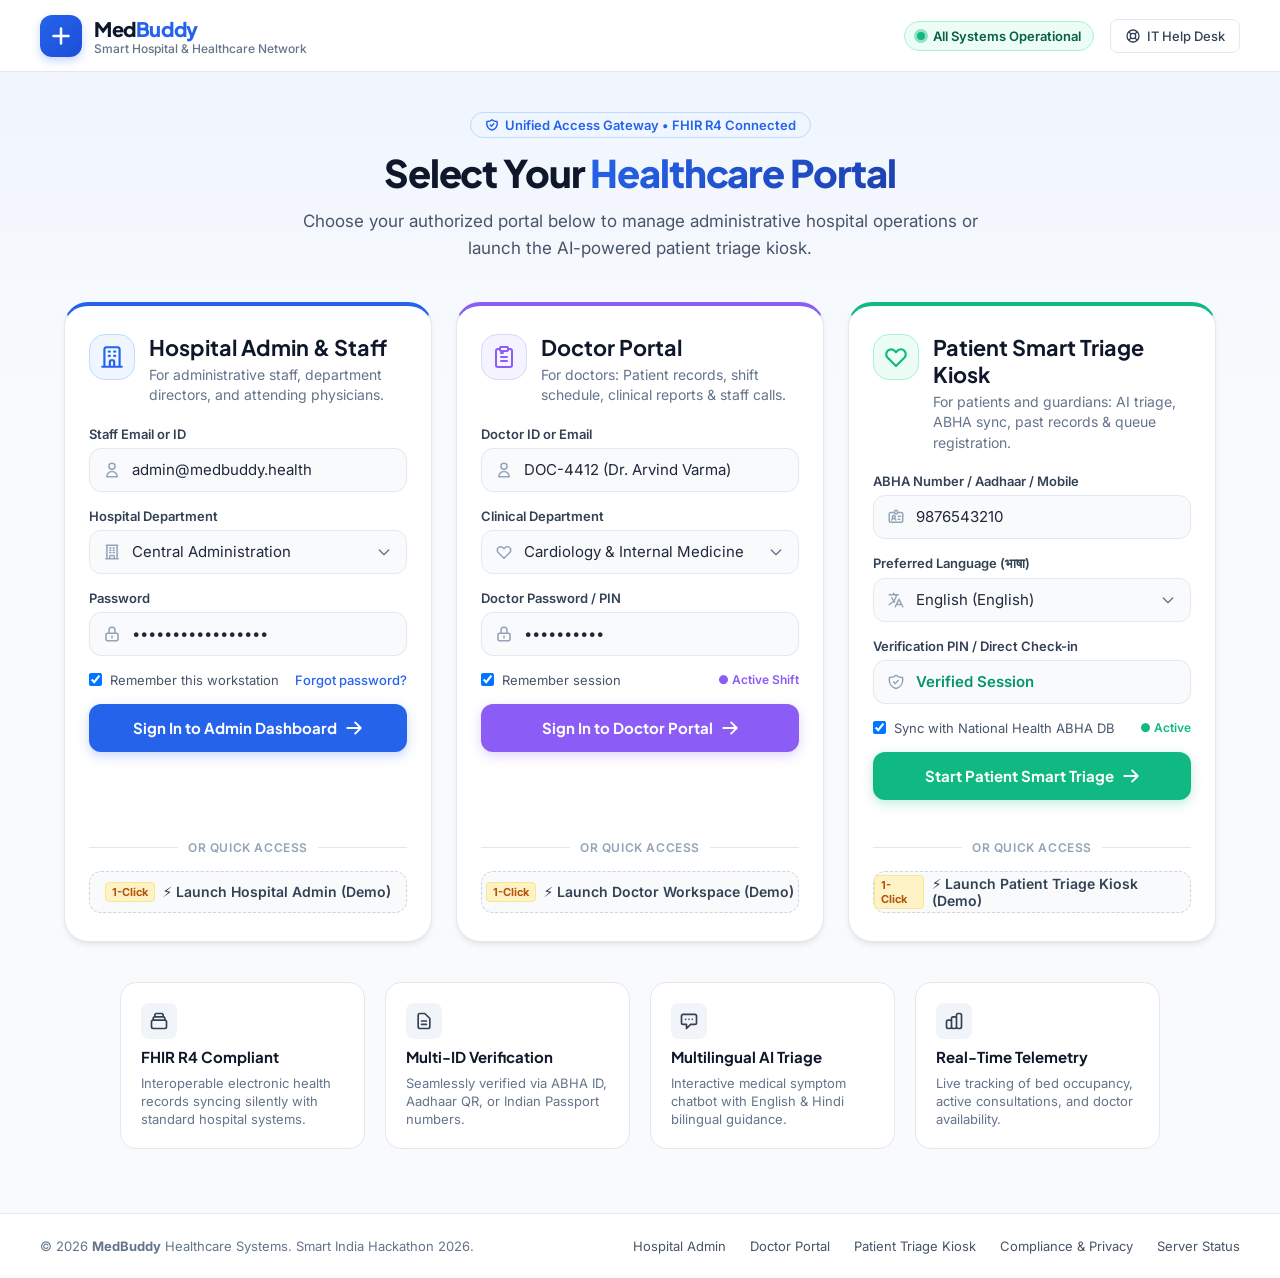
<file: login.html>
<!DOCTYPE html>
<html lang="en">
<head>
  <meta charset="UTF-8">
  <meta name="viewport" content="width=device-width, initial-scale=1.0">
  <title>MedBuddy | Healthcare Portal & Smart Triage System</title>
  <link rel="preconnect" href="https://fonts.googleapis.com">
  <link rel="preconnect" href="https://fonts.gstatic.com" crossorigin>
  <link href="https://fonts.googleapis.com/css2?family=Inter:wght@300;400;500;600;700;800&family=Plus+Jakarta+Sans:wght@500;600;700;800&display=swap" rel="stylesheet">
  <style>
    :root {
      --primary: #2563eb;
      --primary-hover: #1d4ed8;
      --primary-light: #eff6ff;
      --primary-border: #bfdbfe;
      --emerald: #10b981;
      --emerald-light: #ecfdf5;
      --emerald-border: #a7f3d0;
      --amber: #f59e0b;
      --purple: #8b5cf6;
      --purple-hover: #7c3aed;
      --purple-light: #f5f3ff;
      --purple-border: #ddd6fe;
      --slate-50: #f8fafc;
      --slate-100: #f1f5f9;
      --slate-200: #e2e8f0;
      --slate-300: #cbd5e1;
      --slate-400: #94a3b8;
      --slate-500: #64748b;
      --slate-600: #475569;
      --slate-700: #334155;
      --slate-800: #1e293b;
      --slate-900: #0f172a;
      --white: #ffffff;
      --radius-sm: 8px;
      --radius-md: 12px;
      --radius-lg: 16px;
      --radius-xl: 24px;
      --shadow-sm: 0 1px 2px 0 rgba(0, 0, 0, 0.05);
      --shadow-md: 0 4px 6px -1px rgba(0, 0, 0, 0.07), 0 2px 4px -2px rgba(0, 0, 0, 0.05);
      --shadow-lg: 0 10px 15px -3px rgba(0, 0, 0, 0.08), 0 4px 6px -4px rgba(0, 0, 0, 0.04);
      --shadow-xl: 0 20px 25px -5px rgba(0, 0, 0, 0.08), 0 8px 10px -6px rgba(0, 0, 0, 0.04);
      --font-body: 'Inter', system-ui, -apple-system, sans-serif;
      --font-heading: 'Plus Jakarta Sans', system-ui, -apple-system, sans-serif;
    }

    * {
      box-sizing: border-box;
      margin: 0;
      padding: 0;
    }

    body {
      font-family: var(--font-body);
      background-color: #f8fafc;
      color: var(--slate-800);
      min-height: 100vh;
      display: flex;
      flex-direction: column;
      position: relative;
      overflow-x: hidden;
    }

    /* Ambient background gradient accents */
    body::before {
      content: '';
      position: absolute;
      top: 0;
      left: 0;
      right: 0;
      height: 380px;
      background: linear-gradient(180deg, #eef4ff 0%, #f8fafc 100%);
      z-index: -1;
    }

    /* Header */
    .topbar {
      height: 72px;
      padding: 0 2.5rem;
      display: flex;
      align-items: center;
      justify-content: space-between;
      border-bottom: 1px solid var(--slate-200);
      background: rgba(255, 255, 255, 0.95);
      backdrop-filter: blur(8px);
      position: sticky;
      top: 0;
      z-index: 50;
    }

    .brand-wrap {
      display: flex;
      align-items: center;
      gap: 12px;
      text-decoration: none;
    }

    .brand-logo-box {
      width: 42px;
      height: 42px;
      border-radius: var(--radius-md);
      background: linear-gradient(135deg, #2563eb 0%, #1d4ed8 100%);
      color: var(--white);
      display: flex;
      align-items: center;
      justify-content: center;
      box-shadow: 0 4px 10px rgba(37, 99, 235, 0.25);
    }

    .brand-logo-box svg {
      width: 24px;
      height: 24px;
    }

    .brand-text-col {
      display: flex;
      flex-direction: column;
    }

    .brand-title {
      font-family: var(--font-heading);
      font-size: 1.25rem;
      font-weight: 800;
      color: var(--slate-900);
      letter-spacing: -0.02em;
    }

    .brand-title span {
      color: var(--primary);
    }

    .brand-subtitle {
      font-size: 0.75rem;
      font-weight: 500;
      color: var(--slate-500);
    }

    .topbar-actions {
      display: flex;
      align-items: center;
      gap: 16px;
    }

    .system-status-badge {
      display: inline-flex;
      align-items: center;
      gap: 8px;
      padding: 6px 12px;
      border-radius: 9999px;
      background: var(--emerald-light);
      border: 1px solid var(--emerald-border);
      color: #065f46;
      font-size: 0.8125rem;
      font-weight: 600;
    }

    .status-dot {
      width: 8px;
      height: 8px;
      border-radius: 50%;
      background: #10b981;
      position: relative;
    }

    .status-dot::after {
      content: '';
      position: absolute;
      inset: -3px;
      border-radius: 50%;
      background: rgba(16, 185, 129, 0.4);
      animation: pulseDot 2s infinite ease-in-out;
    }

    @keyframes pulseDot {
      0%, 100% { transform: scale(1); opacity: 0.6; }
      50% { transform: scale(1.6); opacity: 0; }
    }

    .quick-support-btn {
      display: inline-flex;
      align-items: center;
      gap: 6px;
      padding: 8px 14px;
      border-radius: var(--radius-sm);
      border: 1px solid var(--slate-200);
      background: var(--white);
      color: var(--slate-700);
      font-size: 0.8125rem;
      font-weight: 500;
      cursor: pointer;
      transition: all 0.2s ease;
      text-decoration: none;
    }

    .quick-support-btn:hover {
      background: var(--slate-50);
      border-color: var(--slate-300);
      color: var(--slate-900);
    }

    /* Main Container */
    .main-content {
      flex: 1;
      max-width: 1200px;
      width: 100%;
      margin: 0 auto;
      padding: 2.5rem 1.5rem 4rem 1.5rem;
      display: flex;
      flex-direction: column;
      gap: 2.5rem;
    }

    /* Hero intro */
    .hero-section {
      text-align: center;
      max-width: 720px;
      margin: 0 auto;
    }

    .hero-badge {
      display: inline-flex;
      align-items: center;
      gap: 6px;
      padding: 4px 14px;
      border-radius: 9999px;
      background: var(--primary-light);
      border: 1px solid var(--primary-border);
      color: var(--primary);
      font-size: 0.8125rem;
      font-weight: 600;
      margin-bottom: 12px;
    }

    .hero-title {
      font-family: var(--font-heading);
      font-size: 2.375rem;
      font-weight: 800;
      color: var(--slate-900);
      line-height: 1.2;
      letter-spacing: -0.03em;
      margin-bottom: 12px;
    }

    .hero-title span {
      background: linear-gradient(135deg, #2563eb 0%, #1e40af 100%);
      -webkit-background-clip: text;
      -webkit-text-fill-color: transparent;
    }

    .hero-description {
      font-size: 1.0625rem;
      color: var(--slate-600);
      line-height: 1.6;
    }

    /* Portal Cards Row */
    .portals-grid {
      display: grid;
      grid-template-columns: repeat(3, 1fr);
      gap: 1.5rem;
      max-width: 1240px;
      margin: 0 auto;
      width: 100%;
    }

    .portal-card {
      background: var(--white);
      border: 1px solid var(--slate-200);
      border-radius: var(--radius-xl);
      padding: 1.75rem 1.5rem;
      box-shadow: var(--shadow-md);
      display: flex;
      flex-direction: column;
      justify-content: space-between;
      position: relative;
      transition: all 0.25s cubic-bezier(0.16, 1, 0.3, 1);
    }

    .portal-card:hover {
      border-color: #cbd5e1;
      box-shadow: var(--shadow-xl);
      transform: translateY(-3px);
    }

    .portal-card.card-admin {
      border-top: 4px solid var(--primary);
    }

    .portal-card.card-doctor {
      border-top: 4px solid var(--purple);
    }

    .portal-card.card-patient {
      border-top: 4px solid var(--emerald);
    }

    .portal-header {
      display: flex;
      align-items: flex-start;
      gap: 14px;
      margin-bottom: 1.25rem;
    }

    .portal-icon-wrapper {
      width: 46px;
      height: 46px;
      border-radius: var(--radius-lg);
      display: flex;
      align-items: center;
      justify-content: center;
      flex-shrink: 0;
    }

    .card-admin .portal-icon-wrapper {
      background: var(--primary-light);
      color: var(--primary);
      border: 1px solid var(--primary-border);
    }

    .card-doctor .portal-icon-wrapper {
      background: var(--purple-light);
      color: var(--purple);
      border: 1px solid var(--purple-border);
    }

    .card-patient .portal-icon-wrapper {
      background: var(--emerald-light);
      color: var(--emerald);
      border: 1px solid var(--emerald-border);
    }

    .card-doctor .form-input:focus {
      border-color: var(--purple);
      box-shadow: 0 0 0 3px rgba(139, 92, 246, 0.12);
    }

    .btn-doctor-submit {
      background: var(--purple);
      color: var(--white);
      box-shadow: 0 4px 12px rgba(139, 92, 246, 0.25);
    }

    .btn-doctor-submit:hover {
      background: var(--purple-hover);
      box-shadow: 0 6px 16px rgba(139, 92, 246, 0.35);
    }

    .portal-meta h2 {
      font-family: var(--font-heading);
      font-size: 1.35rem;
      font-weight: 700;
      color: var(--slate-900);
      margin-bottom: 4px;
    }

    .portal-meta p {
      font-size: 0.875rem;
      color: var(--slate-500);
      line-height: 1.45;
    }

    /* Form within cards */
    .portal-form {
      display: flex;
      flex-direction: column;
      gap: 1rem;
      margin-bottom: 1.5rem;
    }

    .form-group {
      display: flex;
      flex-direction: column;
      gap: 6px;
    }

    .form-label {
      font-size: 0.8125rem;
      font-weight: 600;
      color: var(--slate-700);
    }

    .form-input-wrap {
      position: relative;
      display: flex;
      align-items: center;
    }

    .input-icon {
      position: absolute;
      left: 14px;
      color: var(--slate-400);
      pointer-events: none;
      display: flex;
      align-items: center;
      justify-content: center;
    }

    .form-input {
      width: 100%;
      height: 44px;
      padding: 0 14px 0 42px;
      border: 1px solid var(--slate-200);
      border-radius: var(--radius-md);
      font-size: 0.9375rem;
      font-family: inherit;
      color: var(--slate-800);
      background-color: var(--slate-50);
      transition: all 0.15s ease;
    }

    .form-input:focus {
      outline: none;
      background-color: var(--white);
      border-color: var(--primary);
      box-shadow: 0 0 0 3px rgba(37, 99, 235, 0.12);
    }

    .card-patient .form-input:focus {
      border-color: var(--emerald);
      box-shadow: 0 0 0 3px rgba(16, 185, 129, 0.12);
    }

    .form-select {
      appearance: none;
      background-image: url("data:image/svg+xml,%3Csvg xmlns='http://www.w3.org/2000/svg' fill='none' viewBox='0 0 24 24' stroke='%2364748b' stroke-width='2'%3E%3Cpath stroke-linecap='round' stroke-linejoin='round' d='M19 9l-7 7-7-7'%3E%3C/path%3E%3C/svg%3E");
      background-repeat: no-repeat;
      background-position: right 14px center;
      background-size: 16px;
      padding-right: 40px;
    }

    .form-row-remember {
      display: flex;
      align-items: center;
      justify-content: space-between;
      font-size: 0.8125rem;
    }

    .checkbox-label {
      display: flex;
      align-items: center;
      gap: 8px;
      color: var(--slate-600);
      cursor: pointer;
    }

    .forgot-link {
      color: var(--primary);
      text-decoration: none;
      font-weight: 500;
    }

    .forgot-link:hover {
      text-decoration: underline;
    }

    /* Buttons */
    .btn-submit {
      width: 100%;
      height: 48px;
      border: none;
      border-radius: var(--radius-md);
      font-family: var(--font-heading);
      font-size: 0.9375rem;
      font-weight: 700;
      cursor: pointer;
      display: flex;
      align-items: center;
      justify-content: center;
      gap: 8px;
      transition: all 0.2s ease;
      text-decoration: none;
    }

    .btn-admin-submit {
      background: var(--primary);
      color: var(--white);
      box-shadow: 0 4px 12px rgba(37, 99, 235, 0.25);
    }

    .btn-admin-submit:hover {
      background: var(--primary-hover);
      box-shadow: 0 6px 16px rgba(37, 99, 235, 0.35);
    }

    .btn-patient-submit {
      background: var(--emerald);
      color: var(--white);
      box-shadow: 0 4px 12px rgba(16, 185, 129, 0.25);
    }

    .btn-patient-submit:hover {
      background: #059669;
      box-shadow: 0 6px 16px rgba(16, 185, 129, 0.35);
    }

    .demo-divider {
      display: flex;
      align-items: center;
      text-align: center;
      margin: 1rem 0;
      color: var(--slate-400);
      font-size: 0.75rem;
      font-weight: 600;
      text-transform: uppercase;
      letter-spacing: 0.05em;
    }

    .demo-divider::before,
    .demo-divider::after {
      content: '';
      flex: 1;
      border-bottom: 1px solid var(--slate-200);
    }

    .demo-divider span {
      padding: 0 10px;
    }

    .btn-quick-demo {
      width: 100%;
      height: 42px;
      border: 1px dashed var(--slate-300);
      border-radius: var(--radius-md);
      background: var(--slate-50);
      color: var(--slate-700);
      font-size: 0.875rem;
      font-weight: 600;
      cursor: pointer;
      display: flex;
      align-items: center;
      justify-content: center;
      gap: 8px;
      transition: all 0.2s ease;
      text-decoration: none;
    }

    .btn-quick-demo:hover {
      background: var(--slate-100);
      border-color: var(--slate-400);
      color: var(--slate-900);
    }

    .badge-demo {
      padding: 2px 6px;
      background: #fef3c7;
      border: 1px solid #fde68a;
      color: #b45309;
      font-size: 0.6875rem;
      font-weight: 700;
      border-radius: 4px;
    }

    /* Key features banner */
    .features-row {
      display: grid;
      grid-template-columns: repeat(4, 1fr);
      gap: 1.25rem;
      max-width: 1040px;
      margin: 0 auto;
      width: 100%;
    }

    .feature-box {
      background: var(--white);
      border: 1px solid var(--slate-200);
      border-radius: var(--radius-lg);
      padding: 1.25rem;
      display: flex;
      flex-direction: column;
      gap: 8px;
    }

    .feature-icon {
      width: 36px;
      height: 36px;
      border-radius: var(--radius-sm);
      display: flex;
      align-items: center;
      justify-content: center;
      background: var(--slate-100);
      color: var(--slate-700);
    }

    .feature-box h4 {
      font-family: var(--font-heading);
      font-size: 0.9375rem;
      font-weight: 700;
      color: var(--slate-900);
    }

    .feature-box p {
      font-size: 0.8125rem;
      color: var(--slate-500);
      line-height: 1.4;
    }

    /* Footer */
    .footer {
      border-top: 1px solid var(--slate-200);
      background: var(--white);
      padding: 1.5rem 2.5rem;
      margin-top: auto;
      display: flex;
      align-items: center;
      justify-content: space-between;
      font-size: 0.8125rem;
      color: var(--slate-500);
    }

    .footer-links {
      display: flex;
      gap: 1.5rem;
    }

    .footer-links a {
      color: var(--slate-600);
      text-decoration: none;
      transition: color 0.15s ease;
    }

    .footer-links a:hover {
      color: var(--primary);
    }

    /* Notification toast */
    .portal-toast {
      position: fixed;
      bottom: 24px;
      right: 24px;
      background: var(--slate-900);
      color: var(--white);
      padding: 12px 20px;
      border-radius: var(--radius-md);
      font-size: 0.875rem;
      font-weight: 500;
      box-shadow: var(--shadow-xl);
      display: flex;
      align-items: center;
      gap: 10px;
      transform: translateY(100px);
      opacity: 0;
      transition: all 0.3s cubic-bezier(0.16, 1, 0.3, 1);
      z-index: 9999;
    }

    .portal-toast.show {
      transform: translateY(0);
      opacity: 1;
    }

    /* Responsive adjustments */
    @media (max-width: 1040px) {
      .portals-grid {
        grid-template-columns: 1fr;
      }
      .features-row {
        grid-template-columns: repeat(2, 1fr);
      }
      .hero-title {
        font-size: 1.875rem;
      }
      .topbar {
        padding: 0 1.25rem;
      }
      .footer {
        flex-direction: column;
        gap: 12px;
        text-align: center;
      }
    }

    @media (max-width: 540px) {
      .features-row {
        grid-template-columns: 1fr;
      }
    }
  </style>
</head>
<body>

  <!-- Top Navigation Bar -->
  <header class="topbar">
    <a href="login.html" class="brand-wrap">
      <div class="brand-logo-box">
        <svg fill="none" viewBox="0 0 24 24" stroke="currentColor" stroke-width="2.5">
          <path stroke-linecap="round" stroke-linejoin="round" d="M12 4.5v15m7.5-7.5h-15" />
        </svg>
      </div>
      <div class="brand-text-col">
        <div class="brand-title">Med<span>Buddy</span></div>
        <div class="brand-subtitle">Smart Hospital & Healthcare Network</div>
      </div>
    </a>

    <div class="topbar-actions">
      <div class="system-status-badge">
        <span class="status-dot"></span>
        <span>All Systems Operational</span>
      </div>
      <a href="mailto:support@medbuddy.health" class="quick-support-btn">
        <svg width="16" height="16" fill="none" viewBox="0 0 24 24" stroke="currentColor" stroke-width="2">
          <path stroke-linecap="round" stroke-linejoin="round" d="M18.364 5.636l-3.536 3.536m0 5.656l3.536 3.536M9.172 9.172L5.636 5.636m3.536 9.192l-3.536 3.536M21 12a9 9 0 11-18 0 9 9 0 0118 0zm-5 0a4 4 0 11-8 0 4 4 0 018 0z" />
        </svg>
        <span>IT Help Desk</span>
      </a>
    </div>
  </header>

  <!-- Main Hero & Gateway Selection -->
  <main class="main-content">
    
    <section class="hero-section">
      <div class="hero-badge">
        <svg width="14" height="14" fill="none" viewBox="0 0 24 24" stroke="currentColor" stroke-width="2.5">
          <path stroke-linecap="round" stroke-linejoin="round" d="M9 12l2 2 4-4m5.618-4.016A11.955 11.955 0 0112 2.944a11.955 11.955 0 01-8.618 3.04A12.02 12.02 0 003 9c0 5.591 3.824 10.29 9 11.622 5.176-1.332 9-6.03 9-11.622 0-1.042-.133-2.052-.382-3.016z" />
        </svg>
        Unified Access Gateway • FHIR R4 Connected
      </div>
      <h1 class="hero-title">Select Your <span>Healthcare Portal</span></h1>
      <p class="hero-description">
        Choose your authorized portal below to manage administrative hospital operations or launch the AI-powered patient triage kiosk.
      </p>
    </section>

    <!-- Dual Role Access Cards -->
    <div class="portals-grid">

      <!-- 1. Hospital Admin & Staff Portal -->
      <section class="portal-card card-admin">
        <div>
          <div class="portal-header">
            <div class="portal-icon-wrapper">
              <svg width="26" height="26" fill="none" viewBox="0 0 24 24" stroke="currentColor" stroke-width="2">
                <path stroke-linecap="round" stroke-linejoin="round" d="M19 21V5a2 2 0 00-2-2H7a2 2 0 00-2 2v16m14 0h2m-2 0h-5m-9 0H3m2 0h5M9 7h1m-1 4h1m4-4h1m-1 4h1m-5 10v-5a1 1 0 011-1h2a1 1 0 011 1v5m-4 0h4" />
              </svg>
            </div>
            <div class="portal-meta">
              <h2>Hospital Admin & Staff</h2>
              <p>For administrative staff, department directors, and attending physicians.</p>
            </div>
          </div>

          <form id="adminLoginForm" class="portal-form" onsubmit="handleAdminLogin(event)">
            <div class="form-group">
              <label class="form-label" for="adminEmail">Staff Email or ID</label>
              <div class="form-input-wrap">
                <span class="input-icon">
                  <svg width="18" height="18" fill="none" viewBox="0 0 24 24" stroke="currentColor" stroke-width="2">
                    <path stroke-linecap="round" stroke-linejoin="round" d="M16 7a4 4 0 11-8 0 4 4 0 018 0zM12 14a7 7 0 00-7 7h14a7 7 0 00-7-7z" />
                  </svg>
                </span>
                <input type="text" id="adminEmail" class="form-input" placeholder="admin@medbuddy.health" value="admin@medbuddy.health" required>
              </div>
            </div>

            <div class="form-group">
              <label class="form-label" for="adminDepartment">Hospital Department</label>
              <div class="form-input-wrap">
                <span class="input-icon">
                  <svg width="18" height="18" fill="none" viewBox="0 0 24 24" stroke="currentColor" stroke-width="2">
                    <path stroke-linecap="round" stroke-linejoin="round" d="M3.75 21h16.5M4.5 3h15M5.25 3v18m13.5-18v18M9 6.75h1.5m-1.5 3h1.5m-1.5 3h1.5m3-6H15m-1.5 3H15m-1.5 3H15M9 21v-3.375c0-.621.504-1.125 1.125-1.125h3.75c.621 0 1.125.504 1.125 1.125V21" />
                  </svg>
                </span>
                <select id="adminDepartment" class="form-input form-select">
                  <option value="admin">Central Administration</option>
                  <option value="emergency">Emergency Medicine</option>
                  <option value="cardio">Cardiology Department</option>
                  <option value="neuro">Neurology Department</option>
                  <option value="pediatrics">Pediatrics Department</option>
                </select>
              </div>
            </div>

            <div class="form-group">
              <label class="form-label" for="adminPassword">Password</label>
              <div class="form-input-wrap">
                <span class="input-icon">
                  <svg width="18" height="18" fill="none" viewBox="0 0 24 24" stroke="currentColor" stroke-width="2">
                    <path stroke-linecap="round" stroke-linejoin="round" d="M12 15v2m-6 4h12a2 2 0 002-2v-6a2 2 0 00-2-2H6a2 2 0 00-2 2v6a2 2 0 002 2zm10-10V7a4 4 0 00-8 0v4h8z" />
                  </svg>
                </span>
                <input type="password" id="adminPassword" class="form-input" placeholder="••••••••••••" value="hospitaladmin2026" required>
              </div>
            </div>

            <div class="form-row-remember">
              <label class="checkbox-label">
                <input type="checkbox" checked>
                <span>Remember this workstation</span>
              </label>
              <a href="javascript:void(0)" onclick="showToast('Password reset link sent to registered phone')" class="forgot-link">Forgot password?</a>
            </div>

            <button type="submit" class="btn-submit btn-admin-submit">
              <span>Sign In to Admin Dashboard</span>
              <svg width="18" height="18" fill="none" viewBox="0 0 24 24" stroke="currentColor" stroke-width="2.5">
                <path stroke-linecap="round" stroke-linejoin="round" d="M13.5 4.5L21 12m0 0l-7.5 7.5M21 12H3" />
              </svg>
            </button>
          </form>
        </div>

        <div>
          <div class="demo-divider">
            <span>Or Quick Access</span>
          </div>

          <a href="admin.html" class="btn-quick-demo" title="Directly launch the Hospital Admin page">
            <span class="badge-demo">1-Click</span>
            <span>⚡ Launch Hospital Admin (Demo)</span>
          </a>
        </div>
      </section>

      <!-- 2. Doctor & Physician Workstation Portal -->
      <section class="portal-card card-doctor">
        <div>
          <div class="portal-header">
            <div class="portal-icon-wrapper">
              <svg width="24" height="24" fill="none" viewBox="0 0 24 24" stroke="currentColor" stroke-width="2">
                <path stroke-linecap="round" stroke-linejoin="round" d="M16 4h2a2 2 0 0 1 2 2v14a2 2 0 0 1-2 2H6a2 2 0 0 1-2-2V6a2 2 0 0 1 2-2h2" />
                <rect x="8" y="2" width="8" height="4" rx="1" ry="1" />
                <path stroke-linecap="round" stroke-linejoin="round" d="M9 12h6m-6 4h6m-6-8h2" />
              </svg>
            </div>
            <div class="portal-meta">
              <h2>Doctor Portal</h2>
              <p>For doctors: Patient records, shift schedule, clinical reports & staff calls.</p>
            </div>
          </div>

          <form id="doctorLoginForm" class="portal-form" onsubmit="handleDoctorLogin(event)">
            <div class="form-group">
              <label class="form-label" for="docEmail">Doctor ID or Email</label>
              <div class="form-input-wrap">
                <span class="input-icon">
                  <svg width="18" height="18" fill="none" viewBox="0 0 24 24" stroke="currentColor" stroke-width="2">
                    <path stroke-linecap="round" stroke-linejoin="round" d="M16 7a4 4 0 11-8 0 4 4 0 018 0zM12 14a7 7 0 00-7 7h14a7 7 0 00-7-7z" />
                  </svg>
                </span>
                <input type="text" id="docEmail" class="form-input" placeholder="DOC-4412" value="DOC-4412 (Dr. Arvind Varma)" required>
              </div>
            </div>

            <div class="form-group">
              <label class="form-label" for="docDepartment">Clinical Department</label>
              <div class="form-input-wrap">
                <span class="input-icon">
                  <svg width="18" height="18" fill="none" viewBox="0 0 24 24" stroke="currentColor" stroke-width="2">
                    <path stroke-linecap="round" stroke-linejoin="round" d="M4.318 6.318a4.5 4.5 0 000 6.364L12 20.364l7.682-7.682a4.5 4.5 0 00-6.364-6.364L12 7.636l-1.318-1.318a4.5 4.5 0 00-6.364 0z" />
                  </svg>
                </span>
                <select id="docDepartment" class="form-input form-select">
                  <option value="cardio">Cardiology & Internal Medicine</option>
                  <option value="neuro">Neurology Department</option>
                  <option value="emergency">Emergency & Trauma</option>
                  <option value="pediatrics">Pediatrics Department</option>
                </select>
              </div>
            </div>

            <div class="form-group">
              <label class="form-label" for="docPassword">Doctor Password / PIN</label>
              <div class="form-input-wrap">
                <span class="input-icon">
                  <svg width="18" height="18" fill="none" viewBox="0 0 24 24" stroke="currentColor" stroke-width="2">
                    <path stroke-linecap="round" stroke-linejoin="round" d="M12 15v2m-6 4h12a2 2 0 002-2v-6a2 2 0 00-2-2H6a2 2 0 00-2 2v6a2 2 0 002 2zm10-10V7a4 4 0 00-8 0v4h8z" />
                  </svg>
                </span>
                <input type="password" id="docPassword" class="form-input" placeholder="••••••••••••" value="doctor2026" required>
              </div>
            </div>

            <div class="form-row-remember">
              <label class="checkbox-label">
                <input type="checkbox" checked>
                <span>Remember session</span>
              </label>
              <span style="font-size: 0.75rem; color: var(--purple); font-weight: 600;">● Active Shift</span>
            </div>

            <button type="submit" class="btn-submit btn-doctor-submit">
              <span>Sign In to Doctor Portal</span>
              <svg width="18" height="18" fill="none" viewBox="0 0 24 24" stroke="currentColor" stroke-width="2.5">
                <path stroke-linecap="round" stroke-linejoin="round" d="M13.5 4.5L21 12m0 0l-7.5 7.5M21 12H3" />
              </svg>
            </button>
          </form>
        </div>

        <div>
          <div class="demo-divider">
            <span>Or Quick Access</span>
          </div>

          <a href="doctor.html" class="btn-quick-demo" title="Directly launch the Doctor Workspace page">
            <span class="badge-demo">1-Click</span>
            <span>⚡ Launch Doctor Workspace (Demo)</span>
          </a>
        </div>
      </section>

      <!-- 3. Patient Smart Triage & ABHA Kiosk -->
      <section class="portal-card card-patient">
        <div>
          <div class="portal-header">
            <div class="portal-icon-wrapper">
              <svg width="26" height="26" fill="none" viewBox="0 0 24 24" stroke="currentColor" stroke-width="2">
                <path stroke-linecap="round" stroke-linejoin="round" d="M4.318 6.318a4.5 4.5 0 000 6.364L12 20.364l7.682-7.682a4.5 4.5 0 00-6.364-6.364L12 7.636l-1.318-1.318a4.5 4.5 0 00-6.364 0z" />
              </svg>
            </div>
            <div class="portal-meta">
              <h2>Patient Smart Triage Kiosk</h2>
              <p>For patients and guardians: AI triage, ABHA sync, past records & queue registration.</p>
            </div>
          </div>

          <form id="patientLoginForm" class="portal-form" onsubmit="handlePatientLogin(event)">
            <div class="form-group">
              <label class="form-label" for="patientIdInput">ABHA Number / Aadhaar / Mobile</label>
              <div class="form-input-wrap">
                <span class="input-icon">
                  <svg width="18" height="18" fill="none" viewBox="0 0 24 24" stroke="currentColor" stroke-width="2">
                    <path stroke-linecap="round" stroke-linejoin="round" d="M10 6H5a2 2 0 00-2 2v9a2 2 0 002 2h14a2 2 0 002-2V8a2 2 0 00-2-2h-5m-4 0V5a2 2 0 114 0v1m-4 0a2 2 0 104 0m-5 8a2 2 0 100-4 2 2 0 000 4zm0 0c1.306 0 2.417.835 2.83 2M9 14a3.001 3.001 0 00-2.83 2M15 11h3m-3 4h2" />
                  </svg>
                </span>
                <input type="text" id="patientIdInput" class="form-input" placeholder="e.g. 14-1234-5678-9012 or Mobile" value="9876543210" required>
              </div>
            </div>

            <div class="form-group">
              <label class="form-label" for="patientLanguage">Preferred Language (भाषा)</label>
              <div class="form-input-wrap">
                <span class="input-icon">
                  <svg width="18" height="18" fill="none" viewBox="0 0 24 24" stroke="currentColor" stroke-width="2">
                    <path stroke-linecap="round" stroke-linejoin="round" d="M3 5h12M9 3v2m1.048 9.5A18.022 18.022 0 016.412 9m6.088 9h7M11 21l5-10 5 10M12.751 5C11.783 10.77 8.07 15.61 3 18.129" />
                  </svg>
                </span>
                <select id="patientLanguage" class="form-input form-select">
                  <option value="en">English (English)</option>
                  <option value="hi">हिन्दी (Hindi)</option>
                </select>
              </div>
            </div>

            <div class="form-group">
              <label class="form-label" for="patientOtp">Verification PIN / Direct Check-in</label>
              <div class="form-input-wrap">
                <span class="input-icon">
                  <svg width="18" height="18" fill="none" viewBox="0 0 24 24" stroke="currentColor" stroke-width="2">
                    <path stroke-linecap="round" stroke-linejoin="round" d="M9 12l2 2 4-4m5.618-4.016A11.955 11.955 0 0112 2.944a11.955 11.955 0 01-8.618 3.04A12.02 12.02 0 003 9c0 5.591 3.824 10.29 9 11.622 5.176-1.332 9-6.03 9-11.622 0-1.042-.133-2.052-.382-3.016z" />
                  </svg>
                </span>
                <input type="text" id="patientOtp" class="form-input" placeholder="Instant kiosk direct entry" value="Verified Session" readonly style="color: #059669; font-weight: 600;">
              </div>
            </div>

            <div class="form-row-remember">
              <label class="checkbox-label">
                <input type="checkbox" checked>
                <span>Sync with National Health ABHA DB</span>
              </label>
              <span style="font-size: 0.75rem; color: var(--emerald); font-weight: 600;">● Active</span>
            </div>

            <button type="submit" class="btn-submit btn-patient-submit">
              <span>Start Patient Smart Triage</span>
              <svg width="18" height="18" fill="none" viewBox="0 0 24 24" stroke="currentColor" stroke-width="2.5">
                <path stroke-linecap="round" stroke-linejoin="round" d="M13.5 4.5L21 12m0 0l-7.5 7.5M21 12H3" />
              </svg>
            </button>
          </form>
        </div>

        <div>
          <div class="demo-divider">
            <span>Or Quick Access</span>
          </div>

          <a href="index.html" class="btn-quick-demo" title="Directly launch the Patient Smart Triage Kiosk">
            <span class="badge-demo">1-Click</span>
            <span>⚡ Launch Patient Triage Kiosk (Demo)</span>
          </a>
        </div>
      </section>

    </div>

    <!-- Features / Hospital Integration Badges -->
    <div class="features-row">
      <div class="feature-box">
        <div class="feature-icon">
          <svg width="20" height="20" fill="none" viewBox="0 0 24 24" stroke="currentColor" stroke-width="2">
            <path stroke-linecap="round" stroke-linejoin="round" d="M19 11H5m14 0a2 2 0 012 2v6a2 2 0 01-2 2H5a2 2 0 01-2-2v-6a2 2 0 012-2m14 0V9a2 2 0 00-2-2M5 11V9a2 2 0 012-2m0 0V5a2 2 0 012-2h6a2 2 0 012 2v2M7 7h10" />
          </svg>
        </div>
        <h4>FHIR R4 Compliant</h4>
        <p>Interoperable electronic health records syncing silently with standard hospital systems.</p>
      </div>

      <div class="feature-box">
        <div class="feature-icon">
          <svg width="20" height="20" fill="none" viewBox="0 0 24 24" stroke="currentColor" stroke-width="2">
            <path stroke-linecap="round" stroke-linejoin="round" d="M9 12h6m-6 4h6m2 5H7a2 2 0 01-2-2V5a2 2 0 012-2h5.586a1 1 0 01.707.293l5.414 5.414a1 1 0 01.293.707V19a2 2 0 01-2 2z" />
          </svg>
        </div>
        <h4>Multi-ID Verification</h4>
        <p>Seamlessly verified via ABHA ID, Aadhaar QR, or Indian Passport numbers.</p>
      </div>

      <div class="feature-box">
        <div class="feature-icon">
          <svg width="20" height="20" fill="none" viewBox="0 0 24 24" stroke="currentColor" stroke-width="2">
            <path stroke-linecap="round" stroke-linejoin="round" d="M8 10h.01M12 10h.01M16 10h.01M9 16H5a2 2 0 01-2-2V6a2 2 0 012-2h14a2 2 0 012 2v8a2 2 0 01-2 2h-5l-5 5v-5z" />
          </svg>
        </div>
        <h4>Multilingual AI Triage</h4>
        <p>Interactive medical symptom chatbot with English & Hindi bilingual guidance.</p>
      </div>

      <div class="feature-box">
        <div class="feature-icon">
          <svg width="20" height="20" fill="none" viewBox="0 0 24 24" stroke="currentColor" stroke-width="2">
            <path stroke-linecap="round" stroke-linejoin="round" d="M9 19v-6a2 2 0 00-2-2H5a2 2 0 00-2 2v6a2 2 0 002 2h2a2 2 0 002-2zm0 0V9a2 2 0 012-2h2a2 2 0 012 2v10m-6 0a2 2 0 002 2h2a2 2 0 002-2m0 0V5a2 2 0 012-2h2a2 2 0 012 2v14a2 2 0 01-2 2h-2a2 2 0 01-2-2z" />
          </svg>
        </div>
        <h4>Real-Time Telemetry</h4>
        <p>Live tracking of bed occupancy, active consultations, and doctor availability.</p>
      </div>
    </div>

  </main>

  <!-- Footer -->
  <footer class="footer">
    <div>
      © 2026 <strong>MedBuddy</strong> Healthcare Systems. Smart India Hackathon 2026.
    </div>
    <div class="footer-links">
      <a href="admin.html">Hospital Admin</a>
      <a href="doctor.html">Doctor Portal</a>
      <a href="index.html">Patient Triage Kiosk</a>
      <a href="javascript:void(0)" onclick="showToast('HIPAA & NDHM / ABDM Compliant Protocol v2.4')">Compliance & Privacy</a>
      <a href="javascript:void(0)" onclick="showToast('System operational. Server response: 18ms')">Server Status</a>
    </div>
  </footer>

  <!-- Toast Notification element -->
  <div id="portalToast" class="portal-toast">
    <svg width="20" height="20" fill="none" viewBox="0 0 24 24" stroke="#10b981" stroke-width="2.5">
      <path stroke-linecap="round" stroke-linejoin="round" d="M5 13l4 4L19 7" />
    </svg>
    <span id="toastMessage">Authenticated successfully</span>
  </div>

  <script>
    function showToast(msg) {
      const toast = document.getElementById('portalToast');
      const toastMsg = document.getElementById('toastMessage');
      if (toast && toastMsg) {
        toastMsg.textContent = msg;
        toast.classList.add('show');
        setTimeout(() => {
          toast.classList.remove('show');
        }, 3200);
      }
    }

    function handleAdminLogin(event) {
      event.preventDefault();
      showToast('Authenticating Administrator credentials...');
      setTimeout(() => {
        window.location.href = 'admin.html';
      }, 700);
    }

    function handleDoctorLogin(event) {
      event.preventDefault();
      showToast('Authenticating Doctor credentials...');
      setTimeout(() => {
        window.location.href = 'doctor.html';
      }, 700);
    }


    function handlePatientLogin(event) {
      event.preventDefault();
      const lang = document.getElementById('patientLanguage').value;
      if (lang === 'hi') {
        localStorage.setItem('medbuddy_lang', 'hi');
      } else {
        localStorage.setItem('medbuddy_lang', 'en');
      }
      showToast('Redirecting to Patient Smart Triage Kiosk...');
      setTimeout(() => {
        window.location.href = 'index.html';
      }, 700);
    }
  </script>
</body>
</html>
</file>
<file: styles.css>
/* ==========================================================================
   MedBuddy Design System - Modern Clinical White Kiosk Theme
   ========================================================================== */
:root {
  /* Default: Clean Clinical White Theme */
  --bg-base: #f8fafc;
  --bg-sidebar: #ffffff;
  --bg-card: #ffffff;
  --bg-card-hover: #f1f5f9;
  --bg-card-active: #e2e8f0;
  --border-subtle: #e2e8f0;
  --border-strong: #cbd5e1;
  --border-accent: rgba(37, 99, 235, 0.35);

  --color-primary: #2563eb;
  --color-primary-hover: #1d4ed8;
  --color-primary-glow: rgba(37, 99, 235, 0.18);

  --color-emergency: #dc2626;
  --color-emergency-hover: #b91c1c;
  --color-emergency-bg: #fef2f2;
  --color-emergency-border: #fecaca;

  --color-emerald: #059669;
  --color-emerald-bg: #ecfdf5;
  --color-emerald-border: #a7f3d0;

  --color-amber: #d97706;
  --color-cyan: #0284c7;

  --text-white: #0f172a;        /* Deep navy text for headings in light mode */
  --text-main: #1e293b;         /* Slate-800 for body text */
  --text-muted: #475569;        /* Slate-600 for subtext */
  --text-dim: #64748b;          /* Slate-500 for captions */

  --radius-sm: 8px;
  --radius-md: 14px;
  --radius-lg: 20px;
  --radius-xl: 26px;
  --radius-full: 9999px;

  --shadow-card: 0 4px 20px -2px rgba(15, 23, 42, 0.06), 0 2px 6px -1px rgba(15, 23, 42, 0.04);
  --shadow-glow: 0 0 25px rgba(37, 99, 235, 0.16);
  --shadow-emergency: 0 0 30px rgba(220, 38, 38, 0.18);
  --transition-smooth: all 0.22s cubic-bezier(0.4, 0, 0.2, 1);
}

/* Optional Dark Theme Support via data-theme attribute */
[data-theme="dark"] {
  --bg-base: #0b0f17;
  --bg-sidebar: #0e1422;
  --bg-card: #131927;
  --bg-card-hover: #172134;
  --bg-card-active: #1c283f;
  --border-subtle: rgba(255, 255, 255, 0.07);
  --border-strong: rgba(255, 255, 255, 0.12);
  --border-accent: rgba(59, 130, 246, 0.4);

  --color-primary: #3b82f6;
  --color-primary-hover: #2563eb;
  --color-primary-glow: rgba(59, 130, 246, 0.28);

  --color-emergency: #ef4444;
  --color-emergency-hover: #dc2626;
  --color-emergency-bg: rgba(239, 68, 68, 0.14);
  --color-emergency-border: rgba(239, 68, 68, 0.38);

  --color-emerald: #10b981;
  --color-emerald-bg: rgba(16, 185, 129, 0.12);
  --color-emerald-border: rgba(16, 185, 129, 0.3);

  --color-amber: #f59e0b;
  --color-cyan: #06b6d4;

  --text-white: #ffffff;
  --text-main: #f1f5f9;
  --text-muted: #94a3b8;
  --text-dim: #64748b;

  --shadow-card: 0 4px 20px -2px rgba(0, 0, 0, 0.45);
  --shadow-glow: 0 0 25px rgba(59, 130, 246, 0.25);
  --shadow-emergency: 0 0 30px rgba(239, 68, 68, 0.3);
}

* {
  box-sizing: border-box;
  margin: 0;
  padding: 0;
}

body {
  background-color: var(--bg-base);
  color: var(--text-main);
  font-family: 'Plus Jakarta Sans', -apple-system, BlinkMacSystemFont, sans-serif;
  min-height: 100vh;
  display: flex;
  flex-direction: column;
  overflow-x: hidden;
  user-select: none;
  -webkit-tap-highlight-color: transparent;
  transition: background-color 0.3s ease, color 0.3s ease;
}

/* ==========================================================================
   Top Header Bar (Clean Hospital Kiosk Bar)
   ========================================================================== */
.kiosk-top-bar {
  background-color: var(--bg-sidebar);
  border-bottom: 1px solid var(--border-subtle);
  height: 58px;
  display: flex;
  align-items: center;
  justify-content: space-between;
  padding: 0 28px;
  z-index: 50;
  position: relative;
  box-shadow: 0 2px 10px rgba(15, 23, 42, 0.03);
}

.kiosk-location-badge {
  display: flex;
  align-items: center;
  gap: 8px;
  background: var(--bg-base);
  border: 1px solid var(--border-subtle);
  padding: 6px 14px;
  border-radius: var(--radius-full);
  font-size: 12.5px;
  font-weight: 600;
  color: var(--text-muted);
}
.kiosk-location-badge svg {
  color: var(--color-primary);
  flex-shrink: 0;
}
.kiosk-live-dot {
  width: 7px;
  height: 7px;
  border-radius: 50%;
  background-color: var(--color-emerald);
  box-shadow: 0 0 8px var(--color-emerald);
  margin-left: 4px;
}

.kiosk-meta-controls {
  display: flex;
  align-items: center;
  gap: 14px;
}

/* Theme Toggle Button */
.theme-toggle-btn {
  background: var(--bg-card);
  border: 1px solid var(--border-subtle);
  color: var(--text-main);
  padding: 6px 14px;
  border-radius: var(--radius-full);
  font-size: 12px;
  font-weight: 700;
  display: flex;
  align-items: center;
  gap: 6px;
  cursor: pointer;
  transition: var(--transition-smooth);
  box-shadow: 0 1px 3px rgba(0,0,0,0.05);
}
.theme-toggle-btn:hover {
  border-color: var(--color-primary);
  color: var(--color-primary);
  background: var(--bg-card-hover);
}

/* Language Toggle Buttons */
.lang-toggle-group {
  display: flex;
  background: var(--bg-base);
  border: 1px solid var(--border-subtle);
  border-radius: var(--radius-full);
  padding: 2px;
  gap: 2px;
}
.lang-toggle-btn {
  background: transparent;
  border: none;
  color: var(--text-muted);
  font-size: 11.5px;
  font-weight: 700;
  padding: 5px 12px;
  border-radius: var(--radius-full);
  cursor: pointer;
  transition: var(--transition-smooth);
}
.lang-toggle-btn.active {
  background: var(--color-primary);
  color: white;
  box-shadow: 0 2px 8px var(--color-primary-glow);
}
.lang-toggle-btn:hover:not(.active) {
  color: var(--text-white);
}

.avatar-circle {
  width: 34px;
  height: 34px;
  border-radius: 50%;
  background: linear-gradient(135deg, #2563eb, #38bdf8);
  display: flex;
  align-items: center;
  justify-content: center;
  font-weight: 700;
  font-size: 13.5px;
  color: white;
  box-shadow: 0 2px 8px rgba(37, 99, 235, 0.25);
}

.lang-dropdown {
  background: var(--bg-card);
  border: 1px solid var(--border-subtle);
  border-radius: var(--radius-full);
  padding: 6px 14px;
  display: flex;
  align-items: center;
  gap: 6px;
  font-size: 12px;
  font-weight: 600;
  cursor: pointer;
  color: var(--text-main);
  transition: var(--transition-smooth);
}
.lang-dropdown:hover {
  border-color: var(--color-primary);
  color: var(--color-primary);
}

/* ==========================================================================
   Main Kiosk Layout Shell
   ========================================================================== */
.app-shell {
  display: grid;
  grid-template-columns: 240px 1fr 340px;
  flex: 1;
  min-height: calc(100vh - 58px);
}

/* ==========================================================================
   Left Navigation Sidebar
   ========================================================================== */
.sidebar {
  background-color: var(--bg-sidebar);
  border-right: 1px solid var(--border-subtle);
  display: flex;
  flex-direction: column;
  justify-content: space-between;
  padding: 24px 16px;
}

.brand-container {
  display: flex;
  align-items: center;
  gap: 12px;
  padding: 0 8px 24px 8px;
}
.brand-icon-wrapper {
  width: 40px;
  height: 40px;
  border-radius: var(--radius-md);
  background: linear-gradient(135deg, #2563eb, #0ea5e9);
  display: flex;
  align-items: center;
  justify-content: center;
  box-shadow: 0 4px 14px rgba(37, 99, 235, 0.25);
}
.brand-icon-wrapper svg {
  width: 22px;
  height: 22px;
  stroke: white;
}
.brand-title {
  font-size: 20px;
  font-weight: 800;
  letter-spacing: -0.5px;
  color: var(--text-white);
}

.nav-list {
  list-style: none;
  display: flex;
  flex-direction: column;
  gap: 6px;
}
.nav-item {
  display: flex;
  align-items: center;
  justify-content: space-between;
  padding: 11px 14px;
  border-radius: var(--radius-md);
  color: var(--text-muted);
  font-size: 13.5px;
  font-weight: 600;
  cursor: pointer;
  transition: var(--transition-smooth);
}
.nav-item:hover {
  background: var(--bg-card-hover);
  color: var(--text-white);
  transform: translateX(2px);
}
.nav-item.active {
  background: rgba(37, 99, 235, 0.08);
  color: var(--color-primary);
  border-left: 3px solid var(--color-primary);
  font-weight: 700;
}
[data-theme="dark"] .nav-item.active {
  background: rgba(59, 130, 246, 0.12);
  color: #60a5fa;
}
.nav-item-content {
  display: flex;
  align-items: center;
  gap: 12px;
}
.nav-item-content svg {
  width: 18px;
  height: 18px;
  stroke-width: 2.2;
}

.badge-pill {
  font-size: 10px;
  font-weight: 700;
  padding: 2px 7px;
  border-radius: var(--radius-full);
  text-transform: uppercase;
}
.badge-new {
  background: var(--color-emerald-bg);
  color: var(--color-emerald);
  border: 1px solid var(--color-emerald-border);
}

.sidebar-footer {
  border-top: 1px solid var(--border-subtle);
  padding-top: 16px;
  display: flex;
  flex-direction: column;
  gap: 4px;
}

/* ==========================================================================
   Center Main Stage / Kiosk Content
   ========================================================================== */
.main-content {
  padding: 28px 32px;
  overflow-y: auto;
  display: flex;
  flex-direction: column;
  gap: 22px;
}

/* Severe Emergency Alert Banner */
.emergency-banner {
  background: var(--color-emergency-bg);
  border: 1px solid var(--color-emergency-border);
  border-radius: var(--radius-lg);
  padding: 16px 20px;
  display: flex;
  align-items: center;
  justify-content: space-between;
  gap: 16px;
  box-shadow: var(--shadow-emergency);
  animation: banner-glow 3s ease-in-out infinite alternate;
}
@keyframes banner-glow {
  0% { box-shadow: 0 0 10px rgba(220, 38, 38, 0.1); }
  100% { box-shadow: 0 0 25px rgba(220, 38, 38, 0.25); }
}

.emergency-info-group {
  display: flex;
  align-items: center;
  gap: 16px;
}
.emergency-icon-ring {
  width: 44px;
  height: 44px;
  border-radius: 50%;
  background: rgba(220, 38, 38, 0.15);
  border: 2px solid var(--color-emergency);
  display: flex;
  align-items: center;
  justify-content: center;
  color: var(--color-emergency);
  flex-shrink: 0;
}
.emergency-title {
  color: var(--color-emergency);
  font-weight: 800;
  font-size: 15px;
  margin-bottom: 2px;
}
.emergency-desc {
  color: var(--text-main);
  font-size: 12.5px;
  line-height: 1.4;
}

.emergency-actions {
  display: flex;
  align-items: center;
  gap: 10px;
  flex-shrink: 0;
}
.btn-emergency-action {
  background: var(--color-emergency);
  color: white;
  border: none;
  font-weight: 700;
  font-size: 13px;
  padding: 10px 18px;
  border-radius: var(--radius-md);
  cursor: pointer;
  display: flex;
  align-items: center;
  gap: 8px;
  transition: var(--transition-smooth);
  box-shadow: 0 4px 12px rgba(220, 38, 38, 0.35);
}
.btn-emergency-action:hover {
  background: var(--color-emergency-hover);
  transform: translateY(-1px);
}
.btn-emergency-dismiss {
  background: transparent;
  border: 1px solid var(--color-emergency-border);
  color: var(--text-muted);
  width: 38px;
  height: 38px;
  border-radius: var(--radius-md);
  cursor: pointer;
  display: flex;
  align-items: center;
  justify-content: center;
  transition: var(--transition-smooth);
}
.btn-emergency-dismiss:hover {
  color: var(--color-emergency);
  background: rgba(220, 38, 38, 0.08);
}

/* Hero Voice Card */
.hero-voice-card {
  background: linear-gradient(135deg, #eff6ff 0%, #dbeafe 100%);
  border: 1px solid #bfdbfe;
  border-radius: var(--radius-xl);
  padding: 28px 32px;
  display: flex;
  align-items: center;
  justify-content: space-between;
  cursor: pointer;
  transition: var(--transition-smooth);
  position: relative;
  overflow: hidden;
  box-shadow: 0 10px 30px rgba(37, 99, 235, 0.07);
}
[data-theme="dark"] .hero-voice-card {
  background: linear-gradient(135deg, rgba(30, 58, 138, 0.28) 0%, rgba(17, 24, 39, 0.6) 100%);
  border: 1px solid var(--border-accent);
  box-shadow: 0 10px 30px rgba(0, 0, 0, 0.35);
}
.hero-voice-card:hover {
  transform: translateY(-2px);
  border-color: var(--color-primary);
  box-shadow: var(--shadow-glow);
}

.hero-voice-left {
  display: flex;
  align-items: center;
  gap: 24px;
}
.voice-mic-orb {
  width: 64px;
  height: 64px;
  border-radius: 50%;
  background: linear-gradient(135deg, #2563eb, #38bdf8);
  display: flex;
  align-items: center;
  justify-content: center;
  box-shadow: 0 0 25px rgba(37, 99, 235, 0.4);
  position: relative;
  flex-shrink: 0;
}
.voice-mic-orb::before {
  content: '';
  position: absolute;
  inset: -6px;
  border-radius: 50%;
  border: 2px dashed rgba(37, 99, 235, 0.5);
  animation: radar-pulse 3s linear infinite;
}
@keyframes radar-pulse {
  0% { transform: rotate(0deg) scale(0.95); opacity: 0.8; }
  50% { transform: rotate(180deg) scale(1.08); opacity: 0.3; }
  100% { transform: rotate(360deg) scale(0.95); opacity: 0.8; }
}

.voice-mic-orb svg {
  width: 28px;
  height: 28px;
  stroke: white;
}

.hero-voice-title {
  font-size: 20px;
  font-weight: 800;
  color: #1e3a8a;
  margin-bottom: 4px;
}
[data-theme="dark"] .hero-voice-title {
  color: var(--text-white);
}
.hero-voice-subtitle {
  color: #2563eb;
  font-size: 13.5px;
  font-weight: 600;
}
[data-theme="dark"] .hero-voice-subtitle {
  color: var(--text-muted);
}

.voice-waveform-preview {
  display: flex;
  align-items: center;
  gap: 4px;
  height: 38px;
}
.wave-bar {
  width: 4px;
  background: var(--color-primary);
  border-radius: var(--radius-full);
  animation: wave-anim 1.2s ease-in-out infinite alternate;
}
.wave-bar:nth-child(1) { height: 12px; animation-delay: 0.1s; }
.wave-bar:nth-child(2) { height: 26px; animation-delay: 0.25s; }
.wave-bar:nth-child(3) { height: 36px; animation-delay: 0.4s; }
.wave-bar:nth-child(4) { height: 20px; animation-delay: 0.15s; }
.wave-bar:nth-child(5) { height: 32px; animation-delay: 0.3s; }
.wave-bar:nth-child(6) { height: 16px; animation-delay: 0.5s; }

@keyframes wave-anim {
  0% { transform: scaleY(0.4); opacity: 0.4; }
  100% { transform: scaleY(1); opacity: 1; }
}

/* 2x2 Quick Symptom Grid */
.symptom-section-title {
  font-size: 14px;
  font-weight: 700;
  color: var(--text-dim);
  text-transform: uppercase;
  letter-spacing: 0.8px;
  margin-top: 4px;
}
.symptoms-grid {
  display: grid;
  grid-template-columns: repeat(2, 1fr);
  gap: 16px;
}
.symptom-card {
  background: var(--bg-card);
  border: 1px solid var(--border-subtle);
  border-radius: var(--radius-lg);
  padding: 20px;
  cursor: pointer;
  transition: var(--transition-smooth);
  box-shadow: var(--shadow-card);
  display: flex;
  flex-direction: column;
  justify-content: space-between;
  min-height: 120px;
}
.symptom-card:hover {
  border-color: var(--color-primary);
  background: var(--bg-card-hover);
  transform: translateY(-2px);
  box-shadow: 0 8px 24px rgba(37, 99, 235, 0.1);
}
.symptom-card-header {
  display: flex;
  align-items: center;
  justify-content: space-between;
}
.symptom-icon-box {
  width: 42px;
  height: 42px;
  border-radius: var(--radius-md);
  background: var(--bg-base);
  border: 1px solid var(--border-subtle);
  display: flex;
  align-items: center;
  justify-content: center;
  color: var(--color-primary);
}
.symptom-card-title {
  font-size: 16px;
  font-weight: 700;
  color: var(--text-white);
  margin-top: 10px;
}
.symptom-card-desc {
  font-size: 12px;
  color: var(--text-muted);
  line-height: 1.4;
  margin-top: 3px;
}

/* Bottom Utility Actions (3 Cards) */
.utility-actions-grid {
  display: grid;
  grid-template-columns: repeat(3, 1fr);
  gap: 16px;
}
.utility-card {
  background: var(--bg-card);
  border: 1px solid var(--border-subtle);
  border-radius: var(--radius-lg);
  padding: 18px 20px;
  cursor: pointer;
  transition: var(--transition-smooth);
  box-shadow: var(--shadow-card);
  display: flex;
  align-items: center;
  gap: 14px;
}
.utility-card:hover {
  border-color: var(--color-primary);
  background: var(--bg-card-hover);
  transform: translateY(-2px);
  box-shadow: 0 6px 20px rgba(37, 99, 235, 0.08);
}
.utility-icon-box {
  width: 40px;
  height: 40px;
  border-radius: var(--radius-md);
  background: var(--bg-base);
  border: 1px solid var(--border-subtle);
  display: flex;
  align-items: center;
  justify-content: center;
  color: var(--color-primary);
  flex-shrink: 0;
}
.utility-title {
  font-size: 13.5px;
  font-weight: 700;
  color: var(--text-white);
}
.utility-desc {
  font-size: 11px;
  color: var(--text-muted);
  margin-top: 2px;
}

/* ==========================================================================
   Right Panel: Prescription Drawer & Active Triage
   ========================================================================== */
.right-drawer {
  background-color: var(--bg-sidebar);
  border-left: 1px solid var(--border-subtle);
  padding: 24px 20px;
  display: flex;
  flex-direction: column;
  gap: 20px;
}

.drawer-header {
  display: flex;
  align-items: center;
  justify-content: space-between;
}
.drawer-title {
  font-size: 16px;
  font-weight: 800;
  color: var(--text-white);
}

.drawer-card {
  background: var(--bg-card);
  border: 1px solid var(--border-subtle);
  border-radius: var(--radius-lg);
  padding: 18px;
  box-shadow: var(--shadow-card);
}

.rx-steps-list {
  display: flex;
  flex-direction: column;
  gap: 12px;
  margin-top: 12px;
}
.rx-step-item {
  display: flex;
  gap: 12px;
  background: var(--bg-base);
  border: 1px solid var(--border-subtle);
  padding: 12px;
  border-radius: var(--radius-md);
  align-items: flex-start;
}
.rx-step-num {
  width: 24px;
  height: 24px;
  border-radius: 50%;
  background: var(--color-primary);
  color: white;
  font-size: 12px;
  font-weight: 700;
  display: flex;
  align-items: center;
  justify-content: center;
  flex-shrink: 0;
}
.rx-step-text-title {
  font-size: 12.5px;
  font-weight: 700;
  color: var(--text-white);
}
.rx-step-text-desc {
  font-size: 11px;
  color: var(--text-muted);
  margin-top: 2px;
}

/* Active Prescription Preview Card */
.active-rx-preview {
  border-left: 4px solid var(--color-primary);
  background: var(--bg-base);
  border-radius: var(--radius-md);
  padding: 14px;
  border: 1px solid var(--border-subtle);
  border-left-width: 4px;
}
.active-rx-header {
  display: flex;
  justify-content: space-between;
  align-items: center;
  margin-bottom: 8px;
}
.rx-code-tag {
  font-family: 'JetBrains Mono', monospace;
  font-size: 10px;
  color: var(--color-primary);
  background: rgba(37, 99, 235, 0.1);
  padding: 2px 6px;
  border-radius: var(--radius-sm);
}

/* ==========================================================================
   Modals Common Styling
   ========================================================================== */
.modal-overlay {
  position: fixed;
  inset: 0;
  background: rgba(15, 23, 42, 0.65);
  backdrop-filter: blur(8px);
  -webkit-backdrop-filter: blur(8px);
  z-index: 100;
  display: none;
  align-items: center;
  justify-content: center;
  padding: 20px;
}
.modal-overlay.open {
  display: flex;
  animation: modal-fade-in 0.2s ease-out;
}
@keyframes modal-fade-in {
  from { opacity: 0; transform: scale(0.97); }
  to { opacity: 1; transform: scale(1); }
}

.modal-card {
  background: var(--bg-sidebar);
  border: 1px solid var(--border-subtle);
  border-radius: var(--radius-xl);
  width: 100%;
  max-width: 620px;
  max-height: 90vh;
  overflow-y: auto;
  box-shadow: 0 25px 50px -12px rgba(15, 23, 42, 0.25);
  display: flex;
  flex-direction: column;
}
.modal-header {
  padding: 18px 24px;
  border-bottom: 1px solid var(--border-subtle);
  display: flex;
  align-items: center;
  justify-content: space-between;
}
.modal-title {
  font-size: 17px;
  font-weight: 800;
  color: var(--text-white);
  display: flex;
  align-items: center;
  gap: 10px;
}
.modal-close-btn {
  background: transparent;
  border: none;
  color: var(--text-muted);
  font-size: 18px;
  cursor: pointer;
  padding: 4px 8px;
  border-radius: var(--radius-sm);
  transition: var(--transition-smooth);
}
.modal-close-btn:hover {
  color: var(--color-emergency);
  background: rgba(220, 38, 38, 0.1);
}
.modal-body {
  padding: 24px;
  display: flex;
  flex-direction: column;
  gap: 18px;
}

/* ==========================================================================
   Patient Records & Past History Styling
   ========================================================================== */
.records-modal-card {
  max-width: 820px;
}
.patient-profile-summary {
  display: grid;
  grid-template-columns: auto 1fr auto;
  gap: 16px;
  align-items: center;
  background: var(--bg-card);
  border: 1px solid var(--border-subtle);
  border-radius: var(--radius-md);
  padding: 16px 20px;
  box-shadow: var(--shadow-card);
}
.patient-avatar-large {
  width: 52px;
  height: 52px;
  border-radius: 50%;
  background: linear-gradient(135deg, #2563eb, #38bdf8);
  color: white;
  font-weight: 800;
  font-size: 22px;
  display: flex;
  align-items: center;
  justify-content: center;
  box-shadow: 0 0 15px rgba(37, 99, 235, 0.35);
}
.patient-profile-details h3 {
  color: var(--text-white);
  font-size: 16px;
  font-weight: 800;
  margin-bottom: 4px;
}
.patient-profile-tags {
  display: flex;
  gap: 8px;
  flex-wrap: wrap;
  font-size: 11px;
}
.patient-tag {
  background: var(--bg-base);
  border: 1px solid var(--border-subtle);
  padding: 2px 8px;
  border-radius: var(--radius-full);
  color: var(--text-muted);
}
.patient-tag.highlight {
  background: var(--color-emerald-bg);
  color: var(--color-emerald);
  border-color: var(--color-emerald-border);
  font-weight: 700;
}

.history-sections-grid {
  display: grid;
  grid-template-columns: repeat(2, 1fr);
  gap: 14px;
}
@media (max-width: 768px) {
  .history-sections-grid {
    grid-template-columns: 1fr;
  }
}

.history-section-box {
  background: var(--bg-card);
  border: 1px solid var(--border-subtle);
  border-radius: var(--radius-md);
  padding: 14px;
  display: flex;
  flex-direction: column;
  gap: 10px;
  box-shadow: 0 2px 8px rgba(15, 23, 42, 0.03);
}
.history-section-header {
  display: flex;
  align-items: center;
  gap: 8px;
  font-size: 12px;
  font-weight: 700;
  color: var(--color-primary);
  text-transform: uppercase;
  letter-spacing: 0.5px;
  border-bottom: 1px solid var(--border-subtle);
  padding-bottom: 6px;
}
.history-entry-item {
  display: flex;
  flex-direction: column;
  gap: 3px;
  padding: 6px 0;
  border-bottom: 1px solid var(--border-subtle);
}
.history-entry-item:last-child {
  border-bottom: none;
}
.history-entry-title-row {
  display: flex;
  justify-content: space-between;
  align-items: center;
}
.history-entry-title {
  font-size: 13px;
  font-weight: 700;
  color: var(--text-white);
}
.history-entry-meta {
  font-size: 11px;
  color: var(--text-dim);
}
.history-entry-badge {
  font-size: 10px;
  font-weight: 700;
  padding: 1px 6px;
  border-radius: 4px;
}
.badge-active {
  background: rgba(217, 119, 6, 0.12);
  color: #d97706;
  border: 1px solid rgba(217, 119, 6, 0.25);
}
.badge-resolved {
  background: var(--color-emerald-bg);
  color: var(--color-emerald);
  border: 1px solid var(--color-emerald-border);
}
.allergy-alert-card {
  background: var(--color-emergency-bg);
  border: 1px solid var(--color-emergency-border);
  border-radius: var(--radius-sm);
  padding: 10px 12px;
}

/* ==========================================================================
   Conversational LLM Symptom Triage Styling
   ========================================================================== */
.llm-modal-card {
  max-width: 680px;
  display: flex;
  flex-direction: column;
  max-height: 88vh;
}
.llm-chat-feed {
  flex: 1;
  min-height: 320px;
  max-height: 420px;
  overflow-y: auto;
  display: flex;
  flex-direction: column;
  gap: 12px;
  padding: 14px;
  background: var(--bg-base);
  border-radius: var(--radius-md);
  border: 1px solid var(--border-subtle);
  scroll-behavior: smooth;
}
.chat-message-row {
  display: flex;
  gap: 10px;
  align-items: flex-start;
  animation: modal-fade-in 0.25s ease;
}
.chat-message-row.user {
  flex-direction: row-reverse;
}
.chat-avatar {
  width: 32px;
  height: 32px;
  border-radius: 50%;
  display: flex;
  align-items: center;
  justify-content: center;
  font-size: 12px;
  font-weight: 700;
  flex-shrink: 0;
}
.chat-avatar.bot {
  background: linear-gradient(135deg, #059669, #0284c7);
  color: white;
  box-shadow: 0 0 10px rgba(5, 150, 105, 0.3);
}
.chat-avatar.user {
  background: linear-gradient(135deg, #2563eb, #6366f1);
  color: white;
}
.chat-bubble {
  max-width: 80%;
  padding: 10px 14px;
  border-radius: var(--radius-md);
  font-size: 13px;
  line-height: 1.55;
  white-space: pre-line;
}
.chat-bubble.bot {
  background: var(--bg-card);
  border: 1px solid var(--border-subtle);
  color: var(--text-main);
  border-top-left-radius: 2px;
  box-shadow: 0 1px 3px rgba(0,0,0,0.04);
}
[data-theme="dark"] .chat-bubble.bot {
  background: #172033;
  border-color: var(--border-strong);
  color: var(--text-main);
}
.chat-bubble.user {
  background: linear-gradient(135deg, #2563eb, #1d4ed8);
  color: white;
  border-top-right-radius: 2px;
  box-shadow: 0 2px 10px rgba(37, 99, 235, 0.25);
}
.chat-timestamp {
  font-size: 10px;
  color: var(--text-dim);
  margin-top: 4px;
  display: block;
}

.chat-suggestion-container {
  display: flex;
  flex-direction: column;
  gap: 6px;
  margin-top: 4px;
}
.chat-suggestion-label {
  font-size: 11px;
  font-weight: 700;
  color: var(--text-muted);
}
.chat-suggestion-chips {
  display: flex;
  gap: 8px;
  flex-wrap: wrap;
}
.chat-chip {
  background: rgba(37, 99, 235, 0.08);
  border: 1px solid rgba(37, 99, 235, 0.25);
  color: var(--color-primary);
  font-size: 11.5px;
  font-weight: 600;
  padding: 5px 12px;
  border-radius: var(--radius-full);
  cursor: pointer;
  transition: var(--transition-smooth);
}
.chat-chip:hover {
  background: var(--color-primary);
  color: white;
  border-color: var(--color-primary);
  transform: translateY(-1px);
}

.chat-input-container {
  display: flex;
  gap: 8px;
  align-items: center;
  margin-top: 6px;
}
.chat-input-field {
  flex: 1;
  background: var(--bg-card);
  border: 1px solid var(--border-strong);
  border-radius: var(--radius-md);
  padding: 12px 14px;
  color: var(--text-white);
  font-family: inherit;
  font-size: 13px;
  outline: none;
  transition: var(--transition-smooth);
}
.chat-input-field:focus {
  border-color: var(--color-primary);
  box-shadow: 0 0 10px var(--color-primary-glow);
}
.chat-btn-mic {
  width: 44px;
  height: 44px;
  border-radius: 50%;
  background: var(--bg-card);
  border: 1px solid var(--border-strong);
  color: var(--text-muted);
  display: flex;
  align-items: center;
  justify-content: center;
  cursor: pointer;
  transition: var(--transition-smooth);
  flex-shrink: 0;
}
.chat-btn-mic:hover {
  background: rgba(37, 99, 235, 0.1);
  color: var(--color-primary);
  border-color: var(--color-primary);
}
.chat-btn-mic.listening {
  background: var(--color-emergency-bg);
  border-color: var(--color-emergency);
  color: var(--color-emergency);
  animation: radar-pulse 1.2s infinite;
}
.chat-btn-send {
  background: var(--color-primary);
  border: none;
  color: white;
  padding: 0 18px;
  height: 44px;
  border-radius: var(--radius-md);
  font-weight: 700;
  font-size: 13px;
  cursor: pointer;
  display: flex;
  align-items: center;
  gap: 6px;
  transition: var(--transition-smooth);
  flex-shrink: 0;
}
.chat-btn-send:hover {
  background: var(--color-primary-hover);
  box-shadow: 0 4px 12px var(--color-primary-glow);
}

.typing-dots {
  display: inline-flex;
  gap: 4px;
  align-items: center;
  padding: 6px 10px;
}
.typing-dot {
  width: 6px;
  height: 6px;
  background: var(--color-primary);
  border-radius: 50%;
  animation: typing-bounce 1.4s infinite ease-in-out;
}
.typing-dot:nth-child(2) { animation-delay: 0.2s; }
.typing-dot:nth-child(3) { animation-delay: 0.4s; }

@keyframes typing-bounce {
  0%, 80%, 100% { transform: scale(0); opacity: 0.3; }
  40% { transform: scale(1); opacity: 1; }
}

.llm-controls-bar {
  display: flex;
  justify-content: space-between;
  align-items: center;
  font-size: 11px;
  color: var(--text-dim);
  padding: 0 2px;
}
.tts-toggle {
  display: flex;
  align-items: center;
  gap: 6px;
  cursor: pointer;
  color: var(--text-muted);
  user-select: none;
}
.tts-toggle.active {
  color: var(--color-emerald);
  font-weight: 700;
}

/* ==========================================================================
   Reports Section & Current Reports Box
   ========================================================================== */
.current-reports-box {
  background: var(--bg-card);
  border: 1px solid var(--border-subtle);
  border-radius: var(--radius-md);
  padding: 16px;
  display: flex;
  flex-direction: column;
  gap: 12px;
  box-shadow: var(--shadow-card);
}
.current-reports-header {
  display: flex;
  justify-content: space-between;
  align-items: center;
}
.current-reports-title {
  font-size: 13px;
  font-weight: 700;
  color: var(--text-white);
  display: flex;
  align-items: center;
  gap: 8px;
}
.current-reports-badge {
  font-size: 10px;
  font-weight: 700;
  padding: 2px 8px;
  border-radius: var(--radius-full);
  background: var(--color-emerald-bg);
  color: var(--color-emerald);
  border: 1px solid var(--color-emerald-border);
}

.reports-list-container {
  display: flex;
  flex-direction: column;
  gap: 10px;
  max-height: 280px;
  overflow-y: auto;
}
.report-card-item {
  background: var(--bg-base);
  border: 1px solid var(--border-subtle);
  border-radius: var(--radius-md);
  padding: 12px 14px;
  display: flex;
  align-items: center;
  gap: 14px;
  transition: var(--transition-smooth);
}
.report-card-item:hover {
  border-color: var(--color-primary);
  background: var(--bg-card-hover);
}
.report-icon-box {
  width: 36px;
  height: 36px;
  border-radius: var(--radius-md);
  background: rgba(37, 99, 235, 0.1);
  display: flex;
  align-items: center;
  justify-content: center;
  flex-shrink: 0;
  color: var(--color-primary);
}
.report-meta-info {
  flex: 1;
}
.report-title-row {
  display: flex;
  align-items: center;
  gap: 8px;
  margin-bottom: 2px;
}
.report-test-name {
  font-size: 13px;
  font-weight: 700;
  color: var(--text-white);
}
.report-status-badge {
  font-size: 10px;
  font-weight: 700;
  padding: 2px 6px;
  border-radius: 4px;
}
.report-status-normal {
  background: var(--color-emerald-bg);
  color: var(--color-emerald);
  border: 1px solid var(--color-emerald-border);
}
.report-sub-details {
  font-size: 11px;
  color: var(--text-dim);
}
.report-metrics-row {
  display: flex;
  gap: 6px;
  margin-top: 4px;
  flex-wrap: wrap;
}
.report-metric-chip {
  font-size: 10px;
  font-family: 'JetBrains Mono', monospace;
  color: var(--color-primary);
  background: rgba(37, 99, 235, 0.08);
  padding: 1px 6px;
  border-radius: 3px;
  border: 1px solid rgba(37, 99, 235, 0.2);
}
.report-action-btn {
  background: var(--bg-card);
  border: 1px solid var(--border-subtle);
  color: var(--text-muted);
  padding: 6px 12px;
  border-radius: var(--radius-sm);
  font-size: 11px;
  font-weight: 600;
  cursor: pointer;
  display: flex;
  align-items: center;
  gap: 5px;
  transition: var(--transition-smooth);
}
.report-action-btn:hover {
  background: var(--color-primary);
  border-color: var(--color-primary);
  color: white;
}

/* Biometric & Document Scanner Box */
.biometric-scanner-box {
  background: var(--bg-base);
  border: 2px dashed var(--border-strong);
  border-radius: var(--radius-lg);
  padding: 24px;
  display: flex;
  flex-direction: column;
  align-items: center;
  justify-content: center;
  gap: 12px;
  cursor: pointer;
  transition: var(--transition-smooth);
  position: relative;
  overflow: hidden;
}
.biometric-scanner-box:hover {
  border-color: var(--color-primary);
  background: rgba(37, 99, 235, 0.03);
}
.scanner-laser {
  position: absolute;
  top: 0;
  left: 0;
  right: 0;
  height: 2px;
  background: #38bdf8;
  box-shadow: 0 0 12px #38bdf8;
  display: none;
}
@keyframes scan-line {
  0% { top: 5%; }
  100% { top: 95%; }
}

/* Buttons & Inputs */
.btn-submit-action {
  background: var(--color-primary);
  color: white;
  border: none;
  padding: 12px 18px;
  border-radius: var(--radius-md);
  font-weight: 700;
  font-size: 13px;
  cursor: pointer;
  display: flex;
  align-items: center;
  justify-content: center;
  gap: 8px;
  transition: var(--transition-smooth);
}
.btn-submit-action:hover {
  background: var(--color-primary-hover);
  box-shadow: 0 4px 14px var(--color-primary-glow);
}

.kiosk-text-input {
  width: 100%;
  background: var(--bg-base);
  border: 1px solid var(--border-strong);
  border-radius: var(--radius-md);
  padding: 12px 16px;
  font-size: 14px;
  color: var(--text-white);
  outline: none;
  transition: var(--transition-smooth);
}
.kiosk-text-input:focus {
  border-color: var(--color-primary);
  box-shadow: 0 0 10px var(--color-primary-glow);
}

/* Toast Container */
.toast-container {
  position: fixed;
  bottom: 24px;
  right: 24px;
  display: flex;
  flex-direction: column;
  gap: 8px;
  z-index: 200;
}
.kiosk-toast {
  background: var(--text-white);
  color: var(--bg-sidebar);
  padding: 12px 18px;
  border-radius: var(--radius-md);
  font-size: 12.5px;
  font-weight: 600;
  box-shadow: 0 10px 25px rgba(0, 0, 0, 0.2);
  display: flex;
  align-items: center;
  gap: 10px;
  animation: toast-in 0.3s ease-out;
}
@keyframes toast-in {
  from { opacity: 0; transform: translateY(10px); }
  to { opacity: 1; transform: translateY(0); }
}
</file>
<file: doctor.css>
/* ==========================================================================
   MedBuddy Doctor Portal - Stylesheet (Pixel-Matched to Design System)
   Exact reproduction of Dr. Meera Shah Workstation & AI Patient Summary
   ========================================================================== */

:root {
  --primary: #2563eb;
  --primary-hover: #1d4ed8;
  --primary-light: #eff6ff;
  --primary-border: #bfdbfe;
  
  --emerald: #10b981;
  --emerald-light: #ecfdf5;
  --emerald-border: #a7f3d0;
  
  --amber: #f59e0b;
  --amber-light: #fffbeb;
  --amber-border: #fde68a;
  
  --purple: #8b5cf6;
  --purple-light: #f5f3ff;
  --purple-border: #ddd6fe;

  --rose: #ef4444;
  --rose-light: #fef2f2;
  --rose-border: #fecaca;

  --slate-50: #f8fafc;
  --slate-100: #f1f5f9;
  --slate-200: #e2e8f0;
  --slate-300: #cbd5e1;
  --slate-400: #94a3b8;
  --slate-500: #64748b;
  --slate-600: #475569;
  --slate-700: #334155;
  --slate-800: #1e293b;
  --slate-900: #0f172a;
  --white: #ffffff;

  --font-sans: 'Plus Jakarta Sans', system-ui, -apple-system, sans-serif;
  --font-mono: 'JetBrains Mono', monospace;

  --radius-sm: 8px;
  --radius-md: 12px;
  --radius-lg: 16px;
  --radius-xl: 20px;

  --shadow-xs: 0 1px 2px rgba(0, 0, 0, 0.03);
  --shadow-sm: 0 1px 3px rgba(0, 0, 0, 0.05), 0 1px 2px rgba(0, 0, 0, 0.03);
  --shadow-md: 0 4px 6px -1px rgba(0, 0, 0, 0.05), 0 2px 4px -2px rgba(0, 0, 0, 0.03);
  --shadow-lg: 0 10px 15px -3px rgba(0, 0, 0, 0.06), 0 4px 6px -4px rgba(0, 0, 0, 0.02);
}

* {
  margin: 0;
  padding: 0;
  box-sizing: border-box;
}

body {
  font-family: var(--font-sans);
  background-color: #f0f6ff; /* Soft pastel light blue-gray background matching the image */
  color: var(--slate-800);
  min-height: 100vh;
  display: flex;
  -webkit-font-smoothing: antialiased;
}

/* ==========================================================================
   Left Navigation Sidebar
   ========================================================================== */
.doc-sidebar {
  width: 250px;
  background-color: var(--white);
  border-right: 1px solid var(--slate-200);
  display: flex;
  flex-direction: column;
  justify-content: space-between;
  position: fixed;
  top: 0;
  bottom: 0;
  left: 0;
  z-index: 50;
  padding: 1.5rem 1rem;
}

.doc-brand-header {
  display: flex;
  align-items: center;
  gap: 12px;
  padding: 0 0.5rem 1.75rem 0.5rem;
  border-bottom: 1px solid #f1f5f9;
}

.doc-brand-icon {
  width: 42px;
  height: 42px;
  border-radius: var(--radius-md);
  background: #0284c7;
  color: var(--white);
  display: flex;
  align-items: center;
  justify-content: center;
  box-shadow: 0 4px 10px rgba(2, 132, 199, 0.25);
}

.doc-brand-text h1 {
  font-size: 1.25rem;
  font-weight: 800;
  color: #0369a1;
  letter-spacing: -0.02em;
  line-height: 1.1;
}

.doc-brand-text p {
  font-size: 0.72rem;
  color: var(--slate-500);
  font-weight: 500;
  margin-top: 2px;
}

/* Nav Menu Items */
.sidebar-nav-list {
  list-style: none;
  margin-top: 1.25rem;
  display: flex;
  flex-direction: column;
  gap: 4px;
}

.sidebar-nav-item {
  display: flex;
  align-items: center;
  gap: 12px;
  padding: 11px 16px;
  border-radius: var(--radius-md);
  font-size: 0.875rem;
  font-weight: 600;
  color: var(--slate-600);
  text-decoration: none;
  transition: all 0.15s ease;
  cursor: pointer;
  border: none;
  background: none;
  width: 100%;
  text-align: left;
}

.sidebar-nav-item:hover {
  background-color: #f8fafc;
  color: var(--primary);
}

.sidebar-nav-item.active {
  background-color: #eff6ff;
  color: var(--primary);
  font-weight: 700;
}

.sidebar-nav-item svg {
  width: 20px;
  height: 20px;
  flex-shrink: 0;
}

.sidebar-nav-item.active svg {
  stroke: var(--primary);
}

/* Sidebar Bottom Profile Box */
.sidebar-bottom-section {
  display: flex;
  flex-direction: column;
  gap: 8px;
  padding-top: 1rem;
  border-top: 1px solid var(--slate-100);
}

.sidebar-profile-box {
  display: flex;
  align-items: center;
  gap: 12px;
  padding: 10px 14px;
  background: #f8fafc;
  border: 1px solid var(--slate-200);
  border-radius: var(--radius-md);
}

.sidebar-profile-avatar {
  width: 36px;
  height: 36px;
  border-radius: 50%;
  background: #e0f2fe;
  color: #0284c7;
  display: flex;
  align-items: center;
  justify-content: center;
}

.sidebar-profile-avatar svg {
  width: 20px;
  height: 20px;
}

.sidebar-profile-info h4 {
  font-size: 0.8125rem;
  font-weight: 700;
  color: var(--slate-900);
  line-height: 1.2;
}

.sidebar-profile-info p {
  font-size: 0.72rem;
  color: var(--slate-500);
  font-weight: 500;
}

.sidebar-signout-btn {
  display: flex;
  align-items: center;
  gap: 10px;
  padding: 10px 16px;
  border-radius: var(--radius-md);
  color: var(--slate-600);
  font-size: 0.875rem;
  font-weight: 600;
  text-decoration: none;
  transition: all 0.15s ease;
  cursor: pointer;
  border: none;
  background: none;
  width: 100%;
}

.sidebar-signout-btn:hover {
  background-color: var(--rose-light);
  color: var(--rose);
}

/* ==========================================================================
   Main Layout Container
   ========================================================================== */
.doc-main-layout {
  margin-left: 250px;
  flex: 1;
  display: flex;
  flex-direction: column;
  min-height: 100vh;
}

/* Top Sticky Header */
.doc-header {
  height: 70px;
  background: rgba(255, 255, 255, 0.95);
  backdrop-filter: blur(8px);
  border-bottom: 1px solid var(--slate-200);
  padding: 0 2rem;
  display: flex;
  align-items: center;
  justify-content: space-between;
  position: sticky;
  top: 0;
  z-index: 40;
}

.header-search-wrap {
  display: flex;
  align-items: center;
  gap: 10px;
  background-color: #f1f5f9;
  border-radius: var(--radius-md);
  padding: 0 16px;
  width: 480px;
  height: 42px;
  border: 1px solid transparent;
  transition: all 0.15s ease;
}

.header-search-wrap:focus-within {
  background-color: var(--white);
  border-color: var(--primary);
  box-shadow: 0 0 0 3px rgba(37, 99, 235, 0.1);
}

.header-search-wrap input {
  border: none;
  background: none;
  outline: none;
  font-family: inherit;
  font-size: 0.875rem;
  width: 100%;
  color: var(--slate-800);
}

.header-search-wrap svg {
  color: var(--slate-400);
  flex-shrink: 0;
}

.header-right-meta {
  display: flex;
  align-items: center;
  gap: 16px;
}

/* AI Voice Dictation Pill Button */
.btn-voice-ai-pill {
  display: flex;
  align-items: center;
  gap: 8px;
  padding: 7px 15px;
  border-radius: 9999px;
  background: linear-gradient(135deg, #eff6ff 0%, #f5f3ff 100%);
  border: 1px solid #bfdbfe;
  color: #1d4ed8;
  font-size: 0.8125rem;
  font-weight: 700;
  cursor: pointer;
  transition: all 0.2s ease;
  box-shadow: 0 2px 6px rgba(37, 99, 235, 0.08);
}

.btn-voice-ai-pill:hover {
  background: linear-gradient(135deg, #dbeafe 0%, #ede9fe 100%);
  transform: translateY(-1px);
  box-shadow: 0 4px 10px rgba(37, 99, 235, 0.15);
}

.mic-pulse-dot {
  width: 8px;
  height: 8px;
  border-radius: 50%;
  background: #2563eb;
  position: relative;
}

.btn-voice-ai-pill.recording .mic-pulse-dot {
  background: #ef4444;
  animation: pulse-recording 1.2s infinite;
}

@keyframes pulse-recording {
  0%, 100% { transform: scale(1); opacity: 1; }
  50% { transform: scale(1.8); opacity: 0.4; }
}

.header-notif-btn {
  width: 38px;
  height: 38px;
  border-radius: 50%;
  border: 1px solid var(--slate-200);
  background: var(--white);
  color: var(--slate-600);
  display: flex;
  align-items: center;
  justify-content: center;
  position: relative;
  cursor: pointer;
  transition: all 0.15s ease;
}

.header-notif-btn:hover {
  background: var(--slate-50);
  color: var(--slate-900);
}

.notif-badge-pill {
  position: absolute;
  top: -2px;
  right: -2px;
  width: 17px;
  height: 17px;
  border-radius: 50%;
  background: var(--rose);
  color: var(--white);
  font-size: 0.65rem;
  font-weight: 800;
  display: flex;
  align-items: center;
  justify-content: center;
  border: 2px solid var(--white);
}

.header-doc-profile-pill {
  display: flex;
  align-items: center;
  gap: 10px;
  padding: 4px 8px 4px 4px;
  border-radius: 9999px;
  cursor: pointer;
  transition: background-color 0.15s ease;
}

.header-doc-profile-pill:hover {
  background: var(--slate-100);
}

.header-doc-avatar {
  width: 36px;
  height: 36px;
  border-radius: 50%;
  background: #0284c7;
  color: var(--white);
  font-size: 0.8125rem;
  font-weight: 700;
  display: flex;
  align-items: center;
  justify-content: center;
}

.header-doc-meta {
  display: flex;
  flex-direction: column;
}

.header-doc-name {
  font-size: 0.8125rem;
  font-weight: 700;
  color: var(--slate-900);
  line-height: 1.2;
}

.header-doc-dept {
  font-size: 0.72rem;
  color: var(--slate-500);
}

/* ==========================================================================
   Content Canvas
   ========================================================================== */
.doc-canvas {
  padding: 1.75rem 2rem 3rem 2rem;
  flex: 1;
}

/* Greeting Headline Row */
.doc-greeting-row {
  display: flex;
  align-items: center;
  justify-content: space-between;
  margin-bottom: 1.5rem;
}

.doc-greeting-title h2 {
  font-size: 1.625rem;
  font-weight: 800;
  color: #0f172a;
  letter-spacing: -0.02em;
}

.doc-greeting-title p {
  font-size: 0.875rem;
  color: #64748b;
  margin-top: 2px;
}

.doc-date-controls {
  display: flex;
  align-items: center;
  gap: 10px;
}

.doc-date-pill {
  display: flex;
  align-items: center;
  gap: 8px;
  padding: 8px 14px;
  background: var(--white);
  border: 1px solid var(--slate-200);
  border-radius: var(--radius-md);
  font-size: 0.8125rem;
  font-weight: 600;
  color: var(--slate-700);
  box-shadow: var(--shadow-xs);
  cursor: pointer;
}

.doc-date-pill:hover {
  border-color: var(--slate-300);
}

/* Top 3 Metric Cards Row */
.doc-metric-cards-grid {
  display: grid;
  grid-template-columns: repeat(3, 1fr);
  gap: 1.25rem;
  margin-bottom: 1.75rem;
}

.doc-metric-box {
  background: var(--white);
  border: 1px solid #e2e8f0;
  border-radius: var(--radius-lg);
  padding: 1.35rem 1.5rem;
  box-shadow: var(--shadow-sm);
  display: flex;
  align-items: center;
  gap: 1.25rem;
  transition: transform 0.15s ease, box-shadow 0.15s ease;
}

.doc-metric-box:hover {
  transform: translateY(-2px);
  box-shadow: var(--shadow-md);
}

.doc-metric-icon-wrap {
  width: 52px;
  height: 52px;
  border-radius: var(--radius-md);
  display: flex;
  align-items: center;
  justify-content: center;
  flex-shrink: 0;
}

.doc-metric-icon-wrap.blue {
  background: #eff6ff;
  color: #2563eb;
}

.doc-metric-icon-wrap.purple {
  background: #f5f3ff;
  color: #8b5cf6;
}

.doc-metric-icon-wrap.amber {
  background: #fffbeb;
  color: #f59e0b;
}

.doc-metric-details h4 {
  font-size: 0.8125rem;
  font-weight: 600;
  color: #64748b;
  margin-bottom: 4px;
}

.doc-metric-details .metric-number {
  font-size: 1.85rem;
  font-weight: 800;
  color: #0f172a;
  line-height: 1;
}

.doc-metric-details .metric-subtext {
  font-size: 0.75rem;
  font-weight: 600;
  margin-top: 4px;
}

.metric-subtext.green {
  color: #10b981;
}

.metric-subtext.orange {
  color: #f59e0b;
}

/* ==========================================================================
   Two-Column Main Workstation Layout
   ========================================================================== */
.doc-workspace-grid {
  display: grid;
  grid-template-columns: 1fr 360px;
  gap: 1.5rem;
  align-items: start;
}

/* Left / Center Workstation Column */
.doc-center-col {
  display: flex;
  flex-direction: column;
  gap: 1.5rem;
}

/* White Cards */
.doc-panel-card {
  background: var(--white);
  border: 1px solid #e2e8f0;
  border-radius: var(--radius-lg);
  box-shadow: var(--shadow-sm);
  overflow: hidden;
}

.doc-panel-header {
  padding: 1.15rem 1.5rem;
  display: flex;
  align-items: center;
  justify-content: space-between;
  border-bottom: 1px solid #f1f5f9;
}

.doc-panel-title {
  display: flex;
  align-items: center;
  gap: 10px;
}

.doc-panel-title svg {
  color: #2563eb;
}

.doc-panel-title h3 {
  font-size: 1.05rem;
  font-weight: 700;
  color: #0f172a;
}

.doc-panel-header-link {
  font-size: 0.8125rem;
  font-weight: 600;
  color: #2563eb;
  text-decoration: none;
  cursor: pointer;
}

.doc-panel-header-link:hover {
  text-decoration: underline;
}

/* Patient Records Table */
.patient-table-container {
  overflow-x: auto;
}

.patient-data-table {
  width: 100%;
  border-collapse: collapse;
  text-align: left;
  font-size: 0.8125rem;
}

.patient-data-table th {
  padding: 12px 18px;
  background-color: #f8fafc;
  color: #64748b;
  font-weight: 600;
  font-size: 0.75rem;
  border-bottom: 1px solid #e2e8f0;
}

.patient-data-table td {
  padding: 14px 18px;
  border-bottom: 1px solid #f1f5f9;
  vertical-align: middle;
}

.patient-data-table tbody tr {
  transition: background-color 0.12s ease;
  cursor: pointer;
}

.patient-data-table tbody tr:hover {
  background-color: #f8fafc;
}

.patient-data-table tbody tr.selected {
  background-color: #eff6ff;
}

.patient-id-cell {
  display: flex;
  align-items: center;
  gap: 8px;
  color: #2563eb;
  font-weight: 600;
}

.patient-name-bold {
  font-weight: 700;
  color: #0f172a;
}

/* Status Pills */
.status-pill {
  display: inline-flex;
  align-items: center;
  padding: 4px 10px;
  border-radius: 9999px;
  font-size: 0.72rem;
  font-weight: 700;
}

.status-pill.active {
  background: #ecfdf5;
  color: #059669;
}

.status-pill.follow-up {
  background: #eff6ff;
  color: #2563eb;
}

.status-pill.under-review {
  background: #f5f3ff;
  color: #7c3aed;
}

.status-pill.discharged {
  background: #f1f5f9;
  color: #64748b;
}

.action-dots-btn {
  background: none;
  border: none;
  font-size: 1.15rem;
  color: #94a3b8;
  cursor: pointer;
  padding: 4px 8px;
  border-radius: 4px;
}

.action-dots-btn:hover {
  background: #f1f5f9;
  color: #0f172a;
}

/* My Schedule Vertical Timeline */
.schedule-list {
  padding: 1.25rem 1.5rem;
  display: flex;
  flex-direction: column;
  gap: 1rem;
}

.schedule-row {
  display: flex;
  align-items: center;
  justify-content: space-between;
  padding: 10px 14px;
  background: #ffffff;
  border: 1px solid #e2e8f0;
  border-radius: var(--radius-md);
  transition: all 0.15s ease;
  position: relative;
}

.schedule-row:hover {
  border-color: #cbd5e1;
  box-shadow: var(--shadow-xs);
}

.schedule-left-meta {
  display: flex;
  align-items: center;
  gap: 16px;
}

.schedule-dot-wrap {
  display: flex;
  align-items: center;
  justify-content: center;
}

.schedule-hollow-dot {
  width: 10px;
  height: 10px;
  border-radius: 50%;
  border: 2.5px solid #2563eb;
  background: var(--white);
}

.schedule-hollow-dot.green {
  border-color: #10b981;
}

.schedule-hollow-dot.orange {
  border-color: #f59e0b;
}

.schedule-time-box {
  min-width: 90px;
}

.schedule-time-text {
  font-size: 0.8125rem;
  font-weight: 700;
  color: #0f172a;
}

.schedule-duration {
  font-size: 0.72rem;
  color: #64748b;
}

.schedule-patient-meta {
  display: flex;
  align-items: center;
  gap: 12px;
}

.schedule-patient-avatar {
  width: 32px;
  height: 32px;
  border-radius: 50%;
  background: #eff6ff;
  color: #2563eb;
  display: flex;
  align-items: center;
  justify-content: center;
}

.schedule-patient-info h5 {
  font-size: 0.875rem;
  font-weight: 700;
  color: #0f172a;
}

.schedule-patient-info p {
  font-size: 0.75rem;
  color: #64748b;
}

.schedule-right-actions {
  display: flex;
  align-items: center;
  gap: 12px;
}

.schedule-status-pill {
  padding: 4px 10px;
  border-radius: 9999px;
  font-size: 0.72rem;
  font-weight: 700;
}

.schedule-status-pill.confirmed {
  background: #ecfdf5;
  color: #059669;
}

.schedule-status-pill.checked-in {
  background: #eff6ff;
  color: #2563eb;
}

.schedule-status-pill.pending {
  background: #fffbeb;
  color: #b45309;
}

.schedule-chevron {
  color: #94a3b8;
}

/* ==========================================================================
   Right Column (AI Patient Summary & Quick Actions)
   ========================================================================== */
.doc-right-col {
  display: flex;
  flex-direction: column;
  gap: 1.5rem;
}

/* AI Patient Summary Card */
.ai-summary-card {
  background: var(--white);
  border: 1px solid #e2e8f0;
  border-radius: var(--radius-lg);
  padding: 1.5rem;
  box-shadow: var(--shadow-sm);
  display: flex;
  flex-direction: column;
  gap: 1.25rem;
}

.ai-card-header {
  display: flex;
  align-items: flex-start;
  gap: 12px;
}

.sparkle-icon-box {
  width: 44px;
  height: 44px;
  border-radius: var(--radius-md);
  background: #f5f3ff;
  color: #8b5cf6;
  border: 1px solid #ddd6fe;
  display: flex;
  align-items: center;
  justify-content: center;
  flex-shrink: 0;
}

.ai-card-title h3 {
  font-size: 1rem;
  font-weight: 800;
  color: #0f172a;
}

.ai-card-title p {
  font-size: 0.75rem;
  color: #64748b;
  line-height: 1.35;
  margin-top: 2px;
}

/* Patient Mini Profile */
.ai-patient-box {
  display: flex;
  align-items: center;
  gap: 12px;
  padding: 10px 14px;
  background: #f8fafc;
  border: 1px solid #e2e8f0;
  border-radius: var(--radius-md);
}

.ai-patient-avatar {
  width: 36px;
  height: 36px;
  border-radius: 50%;
  background: #eff6ff;
  color: #2563eb;
  display: flex;
  align-items: center;
  justify-content: center;
}

.ai-patient-name {
  font-size: 0.875rem;
  font-weight: 700;
  color: #0f172a;
}

.ai-patient-sub {
  font-size: 0.75rem;
  color: #64748b;
}

/* Patient Overview Narrative */
.ai-section-block h4 {
  font-size: 0.8125rem;
  font-weight: 700;
  color: #0f172a;
  margin-bottom: 6px;
}

.ai-section-block p {
  font-size: 0.78rem;
  color: #475569;
  line-height: 1.5;
}

/* Key Observations Bullets */
.ai-observations-list {
  list-style: none;
  display: flex;
  flex-direction: column;
  gap: 8px;
  margin-top: 6px;
}

.ai-observations-list li {
  font-size: 0.78rem;
  color: #334155;
  display: flex;
  align-items: flex-start;
  gap: 8px;
  line-height: 1.4;
}

.ai-observations-list li::before {
  content: '•';
  color: #2563eb;
  font-weight: bold;
  font-size: 1rem;
  line-height: 0.9;
}

/* Blue Action Button */
.btn-view-summary {
  width: 100%;
  height: 44px;
  background: #2563eb;
  color: var(--white);
  border: none;
  border-radius: var(--radius-md);
  font-size: 0.875rem;
  font-weight: 700;
  cursor: pointer;
  display: flex;
  align-items: center;
  justify-content: center;
  gap: 8px;
  box-shadow: 0 4px 12px rgba(37, 99, 235, 0.22);
  transition: all 0.15s ease;
}

.btn-view-summary:hover {
  background: #1d4ed8;
  box-shadow: 0 6px 16px rgba(37, 99, 235, 0.32);
}

/* Quick Actions Card */
.quick-actions-card {
  background: var(--white);
  border: 1px solid #e2e8f0;
  border-radius: var(--radius-lg);
  padding: 1.25rem 1.5rem;
  box-shadow: var(--shadow-sm);
}

.quick-actions-header {
  display: flex;
  align-items: center;
  gap: 8px;
  margin-bottom: 1rem;
}

.quick-actions-header svg {
  color: #2563eb;
}

.quick-actions-header h3 {
  font-size: 0.9375rem;
  font-weight: 700;
  color: #0f172a;
}

.quick-action-items {
  display: flex;
  flex-direction: column;
  gap: 8px;
}

.quick-action-btn {
  display: flex;
  align-items: center;
  justify-content: space-between;
  padding: 12px 14px;
  border: 1px solid #e2e8f0;
  border-radius: var(--radius-md);
  background: #ffffff;
  color: #334155;
  font-size: 0.8125rem;
  font-weight: 600;
  cursor: pointer;
  transition: all 0.15s ease;
  width: 100%;
}

.quick-action-btn:hover {
  border-color: #cbd5e1;
  background-color: #f8fafc;
  color: #2563eb;
}

.quick-action-left {
  display: flex;
  align-items: center;
  gap: 10px;
}

.quick-action-left svg {
  color: #2563eb;
  width: 18px;
  height: 18px;
}

/* ==========================================================================
   AI Voice-to-Record Modal / Dictation Engine
   ========================================================================== */
.voice-modal-backdrop {
  position: fixed;
  inset: 0;
  background: rgba(15, 23, 42, 0.55);
  backdrop-filter: blur(5px);
  display: none;
  align-items: center;
  justify-content: center;
  z-index: 2000;
  padding: 1.5rem;
}

.voice-modal-backdrop.open {
  display: flex;
}

.voice-modal-dialog {
  background: var(--white);
  border-radius: var(--radius-xl);
  max-width: 760px;
  width: 100%;
  max-height: 90vh;
  overflow-y: auto;
  box-shadow: 0 25px 50px -12px rgba(0, 0, 0, 0.25);
  animation: modal-pop 0.25s cubic-bezier(0.16, 1, 0.3, 1);
}

@keyframes modal-pop {
  from { opacity: 0; transform: scale(0.96) translateY(10px); }
  to { opacity: 1; transform: scale(1) translateY(0); }
}

.voice-modal-header {
  padding: 1.25rem 1.75rem;
  border-bottom: 1px solid var(--slate-200);
  display: flex;
  align-items: center;
  justify-content: space-between;
}

.voice-modal-body {
  padding: 1.5rem 1.75rem;
}

.voice-waveform-box {
  background: #0f172a;
  border-radius: var(--radius-lg);
  padding: 1.5rem;
  color: var(--white);
  display: flex;
  flex-direction: column;
  gap: 12px;
  margin-bottom: 1.5rem;
}

.waveform-visualizer {
  display: flex;
  align-items: center;
  justify-content: center;
  gap: 4px;
  height: 48px;
}

.wave-bar {
  width: 4px;
  height: 12px;
  background: #38bdf8;
  border-radius: 9999px;
  transition: height 0.1s ease;
}

.waveform-visualizer.active .wave-bar {
  animation: wave-anim 0.8s infinite ease-in-out alternate;
}

.wave-bar:nth-child(2) { animation-delay: 0.1s; }
.wave-bar:nth-child(3) { animation-delay: 0.2s; }
.wave-bar:nth-child(4) { animation-delay: 0.3s; }
.wave-bar:nth-child(5) { animation-delay: 0.4s; }
.wave-bar:nth-child(6) { animation-delay: 0.5s; }
.wave-bar:nth-child(7) { animation-delay: 0.6s; }
.wave-bar:nth-child(8) { animation-delay: 0.7s; }

@keyframes wave-anim {
  0% { height: 8px; background: #38bdf8; }
  50% { height: 42px; background: #a855f7; }
  100% { height: 16px; background: #ec4899; }
}

.voice-transcript-box {
  background: rgba(255, 255, 255, 0.08);
  border: 1px solid rgba(255, 255, 255, 0.15);
  border-radius: var(--radius-md);
  padding: 12px;
  font-size: 0.875rem;
  line-height: 1.5;
  color: #e2e8f0;
  min-height: 60px;
}

/* AI Extracted Structured Card */
.ai-structured-output {
  background: #f8fafc;
  border: 1px solid #e2e8f0;
  border-radius: var(--radius-lg);
  padding: 1.25rem;
  margin-bottom: 1.25rem;
}

.ai-field-row {
  margin-bottom: 10px;
}

.ai-field-label {
  font-size: 0.72rem;
  font-weight: 700;
  color: #64748b;
  text-transform: uppercase;
  letter-spacing: 0.05em;
  margin-bottom: 2px;
}

.ai-field-value {
  font-size: 0.875rem;
  font-weight: 600;
  color: #0f172a;
}

/* Toast */
.doc-toast {
  position: fixed;
  bottom: 24px;
  right: 24px;
  background: var(--slate-900);
  color: var(--white);
  padding: 12px 20px;
  border-radius: var(--radius-md);
  font-size: 0.875rem;
  font-weight: 500;
  box-shadow: 0 20px 25px -5px rgba(0, 0, 0, 0.3);
  display: flex;
  align-items: center;
  gap: 10px;
  transform: translateY(100px);
  opacity: 0;
  transition: all 0.3s cubic-bezier(0.16, 1, 0.3, 1);
  z-index: 9999;
}

.doc-toast.show {
  transform: translateY(0);
  opacity: 1;
}

/* Responsive Breakpoints */
@media (max-width: 1200px) {
  .doc-workspace-grid {
    grid-template-columns: 1fr;
  }
}

@media (max-width: 900px) {
  .doc-sidebar {
    width: 70px;
    padding: 1rem 0.5rem;
  }
  .doc-brand-text,
  .sidebar-nav-item span,
  .sidebar-profile-info,
  .sidebar-signout-btn span {
    display: none;
  }
  .doc-main-layout {
    margin-left: 70px;
  }
  .doc-metric-cards-grid {
    grid-template-columns: 1fr;
  }
  .header-search-wrap {
    width: 260px;
  }
}
</file>
